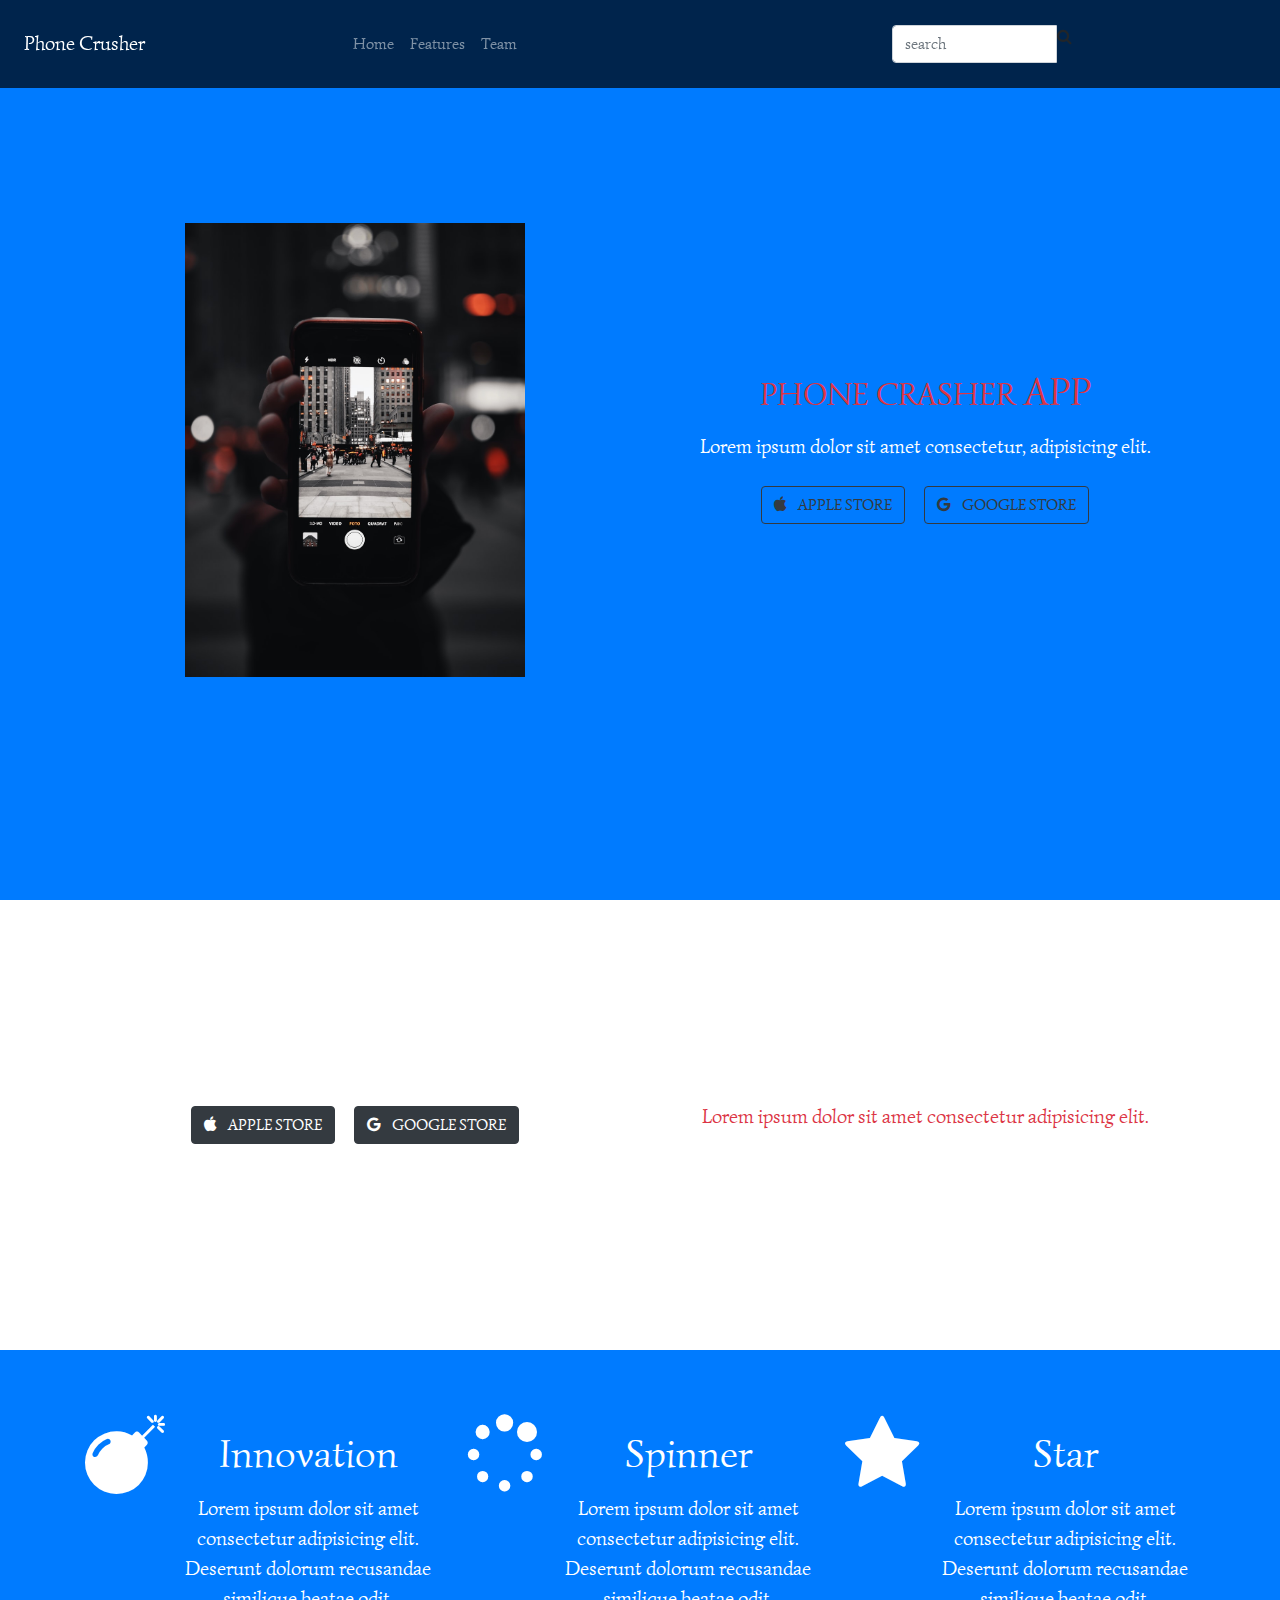
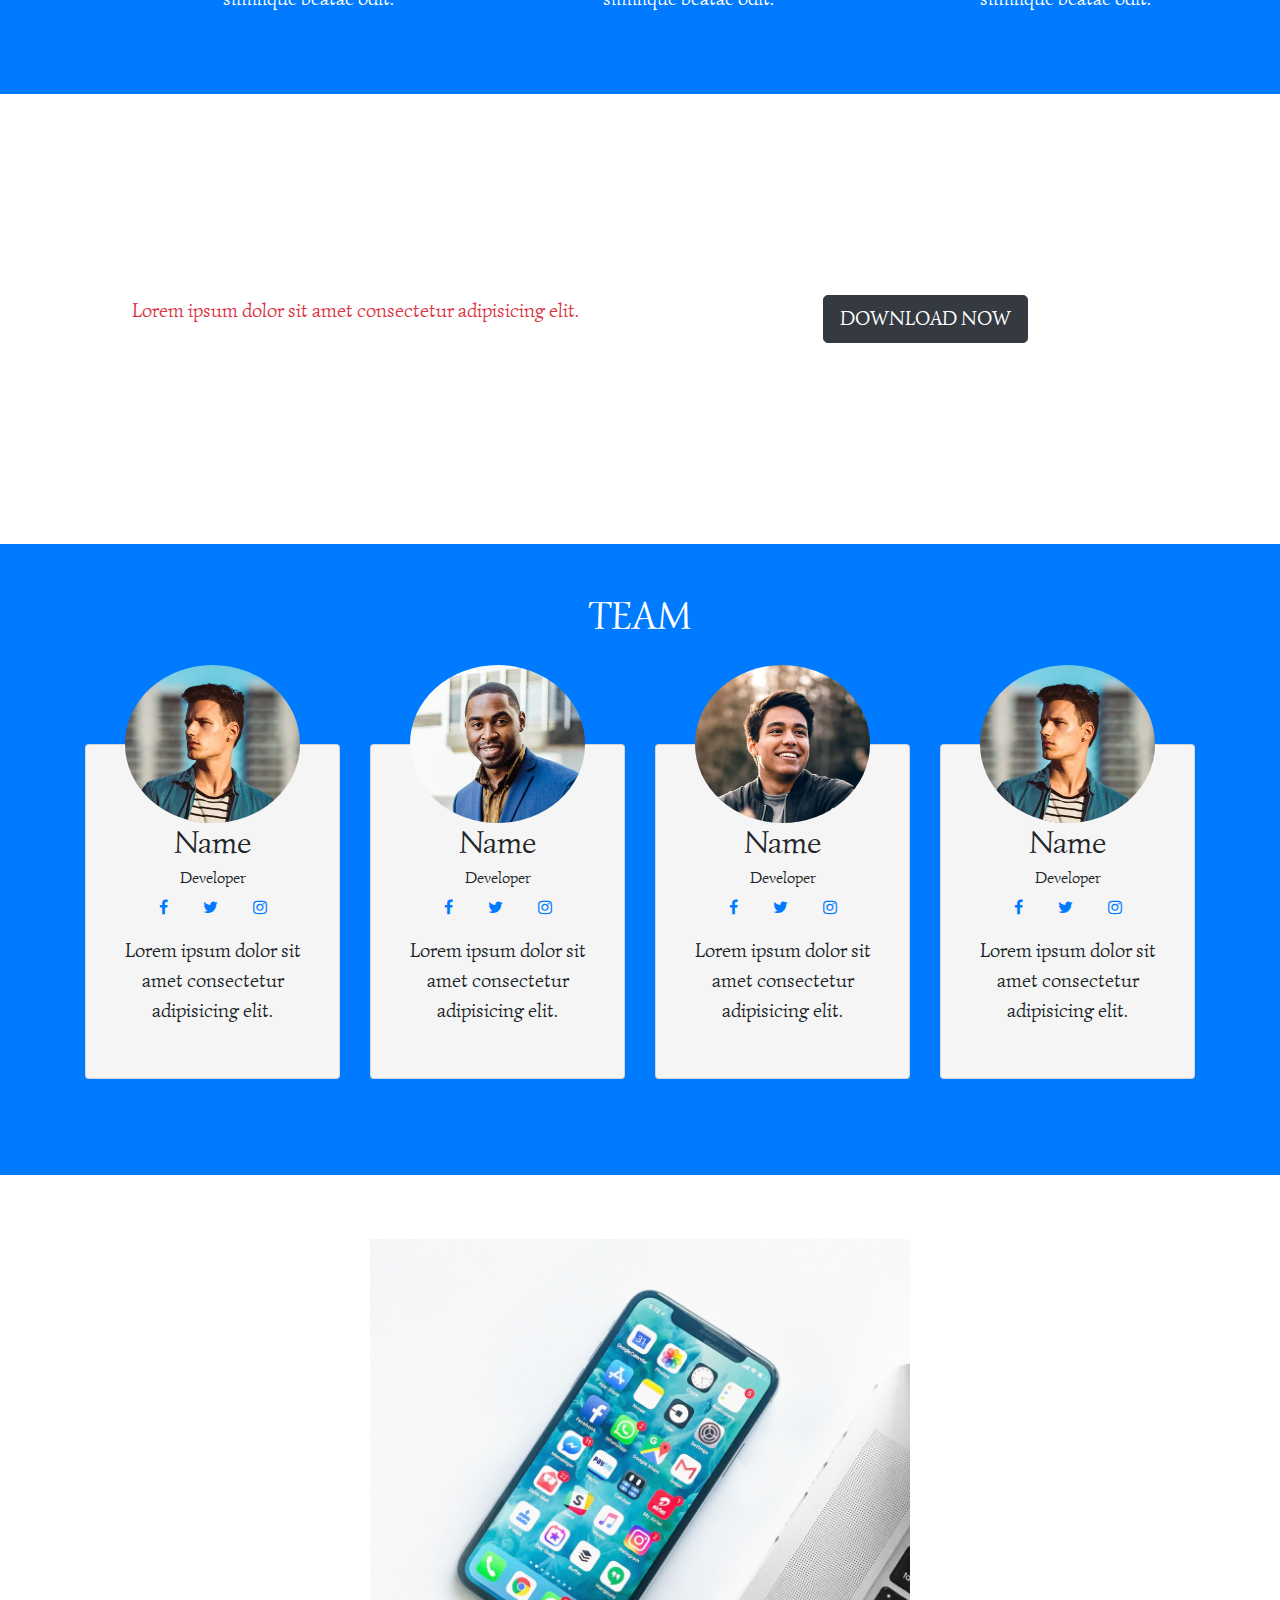
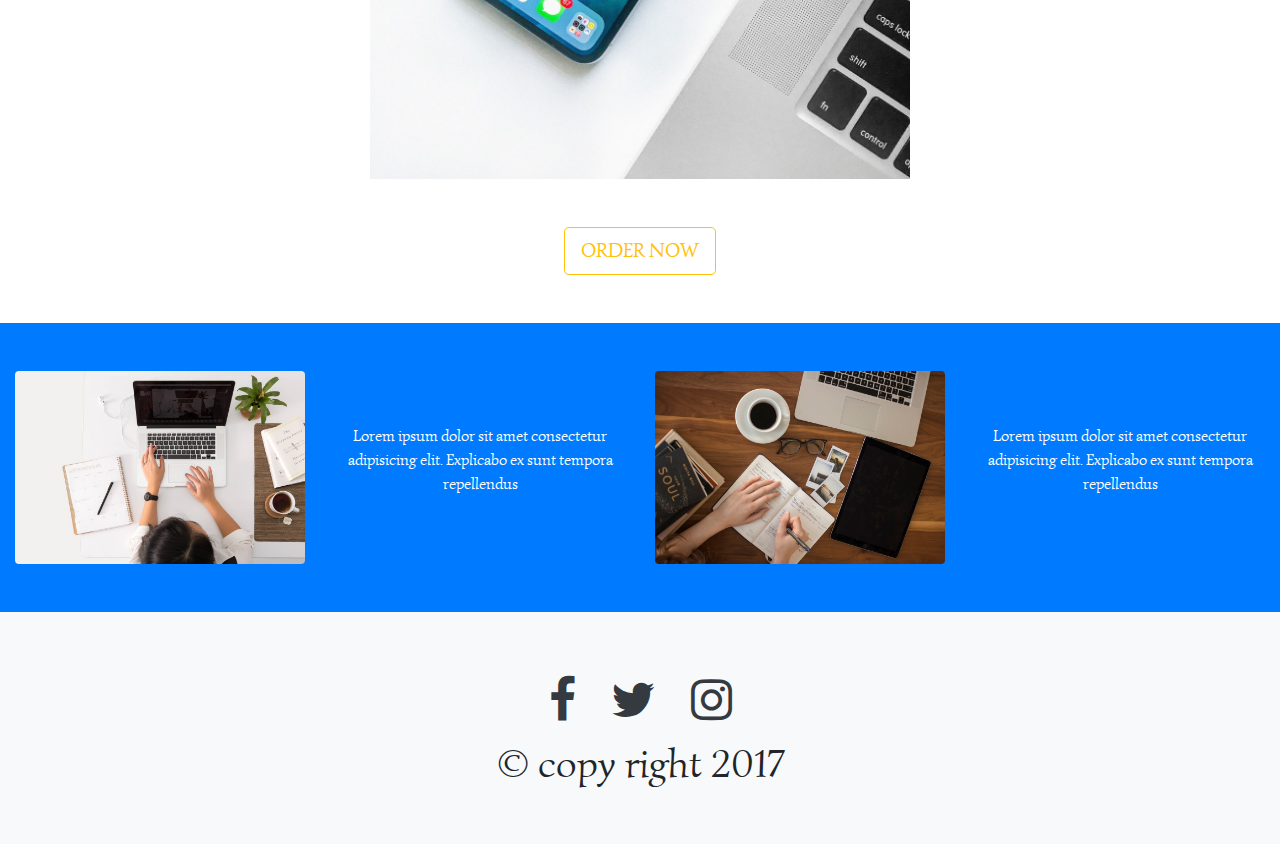
<file: App/index.html>
<!DOCTYPE html>
<html lang="en">
    <head>
        <title> App website </title>
        <meta charset="utf_8">
        <!-- links -->
        <link href="https://fonts.googleapis.com/css?family=simonetta:900i" rel="stylesheet">


        <!-- CSS Files -->
        <link rel="stylesheet" href="css/font-awesome.min.css">
        <link rel="stylesheet" href="css/bootstrap.min.css">
        <link rel="stylesheet" href="css/style.css">  
        
    </head>
    <body>
        <!-- Nav Section -->
        <nav class="navbar navbar-expand-md transparent navbar-dark p-4 fixed-top">
             <!-- toggler -->
             <button class="navbar-toggler" type="button" data-toggle="collapse" data-target="#nav" >
                 <span class="navbar-toggler-icon"></span>
             </button>
             <!-- Navbar-brand -->
             <a href="#" class="navbar-brand">Phone Crusher</a>
             <div class="collapse navbar-collapse justify-content-around" id="nav">
                 <!-- links -->
                 <ul class="navbar-nav">
                     <li class="nav-item">
                         <a href="#banner" class="nav-link">Home</a>
                     </li>
                     <li class="nav-item">
                        <a href="#features" class="nav-link">Features</a>
                    </li>
                    <li class="nav-item">
                        <a href="#team" class="nav-link">Team</a>
                    </li>
                 </ul>
                 <form class="form-inline">
                     <div class="input-group">
                         <input type="text" placeholder="search" class="form-control">
                         <span class="input-group-addon"><i class="fa fa-search"></i></span>
                     </div>
                 </form>
             </div>
             

             
        </nav>
       <section id="banner" class="bg-primary">
           <div class="container">
                <div class="row max-viewport align-items-center text-center">
                    <div class="col-md-6 my-5 order-2 order-md-1">
                        <img src="images/x.jpeg" class="img-fluid" >
                    </div>
                    <div class="col-md-6 my-5 order-1 order-md-2">
                        <h1 class="text-danger text-uppercase">
                            <small>phone crasher</small> App
                    
                        </h1>
                        <p class="lead text-white m-3">Lorem ipsum dolor sit amet consectetur, adipisicing elit. </p>
                        <a href="#" class="btn btn-outline-dark text-uppercase m-2">
                            <i class="fa fa-apple mr-2" aria-hidden="true"></i> apple store
                        </a>
                        <a href="#" class="btn btn-outline-dark text-uppercase m-2">
                            <i class="fa fa-google mr-2" ></i> google store
                        </a>
                    </div> 
                </div>
           </div>
       </section>

       <!--Filler section -->
       <section id="#firstfiller" class="download">
           <div class="container">
               <div class="row align-items-center viewport-50 text-center">
               
                <div class="col-sm-6">
                    
                        <a href="#" class="btn btn-dark text-uppercase m-2" >
                            <i class="fa fa-apple mr-2" aria-hidden="true"></i> apple store
                        </a>
                        <a href="#" class="btn btn-dark text-uppercase m-2">
                            <i class="fa fa-google mr-2"></i> Google store
                        </a> 
                </div>
                <div class="col-sm-6">
                    <p class="lead text-danger">
                        Lorem ipsum dolor sit amet consectetur adipisicing elit.
                    </p>
                </div>
                   
               </div>
           </div>
       </section>
       <!-- features section -->
       <section id="features" class="py-5 bg-primary">
           <div class="container fluid">
               <div class="row align-items-center text-center">
                   <div class="col-md-6 col-lg-4 text-white d-flex my-3">
                       <i class="fa fa-bomb fa-5x mr-3"></i>
                       <div class="inner-text">
                        <h1 class="my-3 ">Innovation</h1>
                        <p class="lead">Lorem ipsum dolor sit amet consectetur adipisicing elit. Deserunt dolorum recusandae similique beatae odit.</p>
                       </div>
                   </div>
                   <div class="col-md-6 col-lg-4 text-white d-flex my-3">
                    <i class="fa fa-spinner fa-5x mr-3"></i>
                    <div class="inner-text">
                     <h1 class="my-3 ">Spinner</h1>
                     <p class="lead">Lorem ipsum dolor sit amet consectetur adipisicing elit. Deserunt dolorum recusandae similique beatae odit.</p>
                    </div>
                </div>
                <div class="col-md-6 col-lg-4 text-white d-flex my-3">
                    <i class="fa fa-star fa-5x mr-3"></i>
                    <div class="inner-text">
                     <h1 class="my-3 ">Star</h1>
                     <p class="lead">Lorem ipsum dolor sit amet consectetur adipisicing elit. Deserunt dolorum recusandae similique beatae odit.</p>
                    </div>
                </div>
               

               </div>
           </div>
       </section>

       <!-- download section -->
       <section id="second-filler" class="download">
           <div class="container fluid">
               <div class="row viewport-50 text-center align-items-center">
                   <div class="col-sm-6">
                    <p class="lead text-danger">Lorem ipsum dolor sit amet consectetur adipisicing elit.</p>
                   </div>
                   <div class="col-sm-6">
                       <a href="#" class="btn btn-lg btn-dark  text-uppercase">
                           download now
                           
                       </a>

                   </div>


               </div>

           </div>
       </section>

       <!-- team section -->
       <section id="team" class="py-5 bg-primary">
           <div class="container fluid">
               <div class="row">
                   <div class="col text-center mb-5">
                       <h1 class="text-white text-uppercase">
                           team
                       </h1>
                   </div>
               </div>
               <div class="row">
                   <div class="col-sm-6 col-lg-3 ">
                       <div class="card text-center my-5">
                           <div class="card-body">
                               <img src="images/team1.webp" style="width:175px"
                               class="img-fluid rounded-circle">
                               <h2>Name</h2>
                               <h6>Developer</h6>
                               <div class="font">
                                   <i class="fa fa-facebook text-primary mx-3"></i>
                                   <i class="fa fa-twitter text-primary mx-3"></i>
                                   <i class="fa fa-instagram text-primary mx-3"></i>
                                   <p class="lead py-3"> Lorem ipsum dolor sit amet consectetur adipisicing elit. </p>
                               </div>

                           </div>
                       </div>
                   </div>

                   <div class="col-sm-6 col-lg-3 ">
                    <div class="card text-center my-5">
                        <div class="card-body">
                            <img src="images/team2.webp" style="width:175px"
                            class="img-fluid rounded-circle">
                            <h2>Name</h2>
                            <h6>Developer</h6>
                            <div class="font">
                                <i class="fa fa-facebook text-primary mx-3"></i>
                                <i class="fa fa-twitter text-primary mx-3"></i>
                                <i class="fa fa-instagram text-primary mx-3"></i>
                                <p class="lead py-3"> Lorem ipsum dolor sit amet consectetur adipisicing elit. </p>
                            </div>

                        </div>
                    </div>
                </div>

                <div class="col-sm-6 col-lg-3 ">
                    <div class="card text-center my-5">
                        <div class="card-body">
                            <img src="images/team3.webp" style="width:175px"
                            class="img-fluid rounded-circle">
                            <h2>Name</h2>
                            <h6>Developer</h6>
                            <div class="font">
                                <i class="fa fa-facebook text-primary mx-3"></i>
                                <i class="fa fa-twitter text-primary mx-3"></i>
                                <i class="fa fa-instagram text-primary mx-3"></i>
                                <p class="lead py-3"> Lorem ipsum dolor sit amet consectetur adipisicing elit. </p>
                            </div>

                        </div>
                    </div>
                </div>

                <div class="col-sm-6 col-lg-3 ">
                    <div class="card text-center my-5">
                        <div class="card-body">
                            <img src="images/team1.webp" style="width:175px"
                            class="img-fluid rounded-circle">
                            <h2>Name</h2>
                            <h6>Developer</h6>
                            <div class="font">
                                <i class="fa fa-facebook text-primary mx-3"></i>
                                <i class="fa fa-twitter text-primary mx-3"></i>
                                <i class="fa fa-instagram text-primary mx-3"></i>
                                <p class="lead py-3"> Lorem ipsum dolor sit amet consectetur adipisicing elit. </p>
                            </div>

                        </div>
                    </div>
                </div>
               </div>
           </div>
       </section>

       <!-- lower banner -->

       <section id="lower-banner" class="p-5">
           <div class="container">
               <div class="row align-items-center justify-content-center">
                   <div class="col-md-6 mt-3 text-center">
                       <img src="images/background3.jpeg" class="img-fluid">
                       <a href="#" class="btn btn-lg btn-outline-warning text-uppercase mt-5">
                           order now
                       </a>                      
                   </div>
               </div>
           </div>
       </section>

       <!--About section -->
       <section id="about" class="bg-primary py-5">
           <div class="container-fluid">
               <div class="row align-items-center text-center">
                    <div class="col-6 col-md-3 order-1 order-md-1">
                        <img src="images/about.jpeg" class="img-fluid rounded">
                         
                    </div>
                    <div class="col-6 col-md-3 order-2 order-md-2">
                        <p class="text-white">
                            Lorem ipsum dolor sit amet consectetur adipisicing elit. Explicabo ex sunt tempora repellendus
                        </p>
                         
                    </div>
                    <div class="col-6 col-md-3 order-4 order-md-3">
                        <img src="images/about2.jpeg" class="img-fluid rounded">
                         
                    </div>
                    <div class="col-6 col-md-3 order-3 order-md-4">
                        <p class="text-white">
                            Lorem ipsum dolor sit amet consectetur adipisicing elit. Explicabo ex sunt tempora repellendus
                        </p>                   
                    </div>
               </div>
           </div>
       </section>

       <!-- footer section -->
       <section id="footer" class="bg-light p-5">
           <div class="container">
               <div class="row ">
                   <div class="col-12  text-center">
                       <a href="#"><i class="fa fa-facebook text-dark fa-3x m-3"></i></a>
                       <a href="#"><i class="fa fa-twitter text-dark fa-3x m-3"></i></a>
                       <a href="#"><i class="fa fa-instagram text-dark fa-3x m-3"></i></a>
                       <h1>&copy; copy right 2017</h1>

                   </div>

               </div>
           </div>
       </section>



    </body>
    </html>
</file>
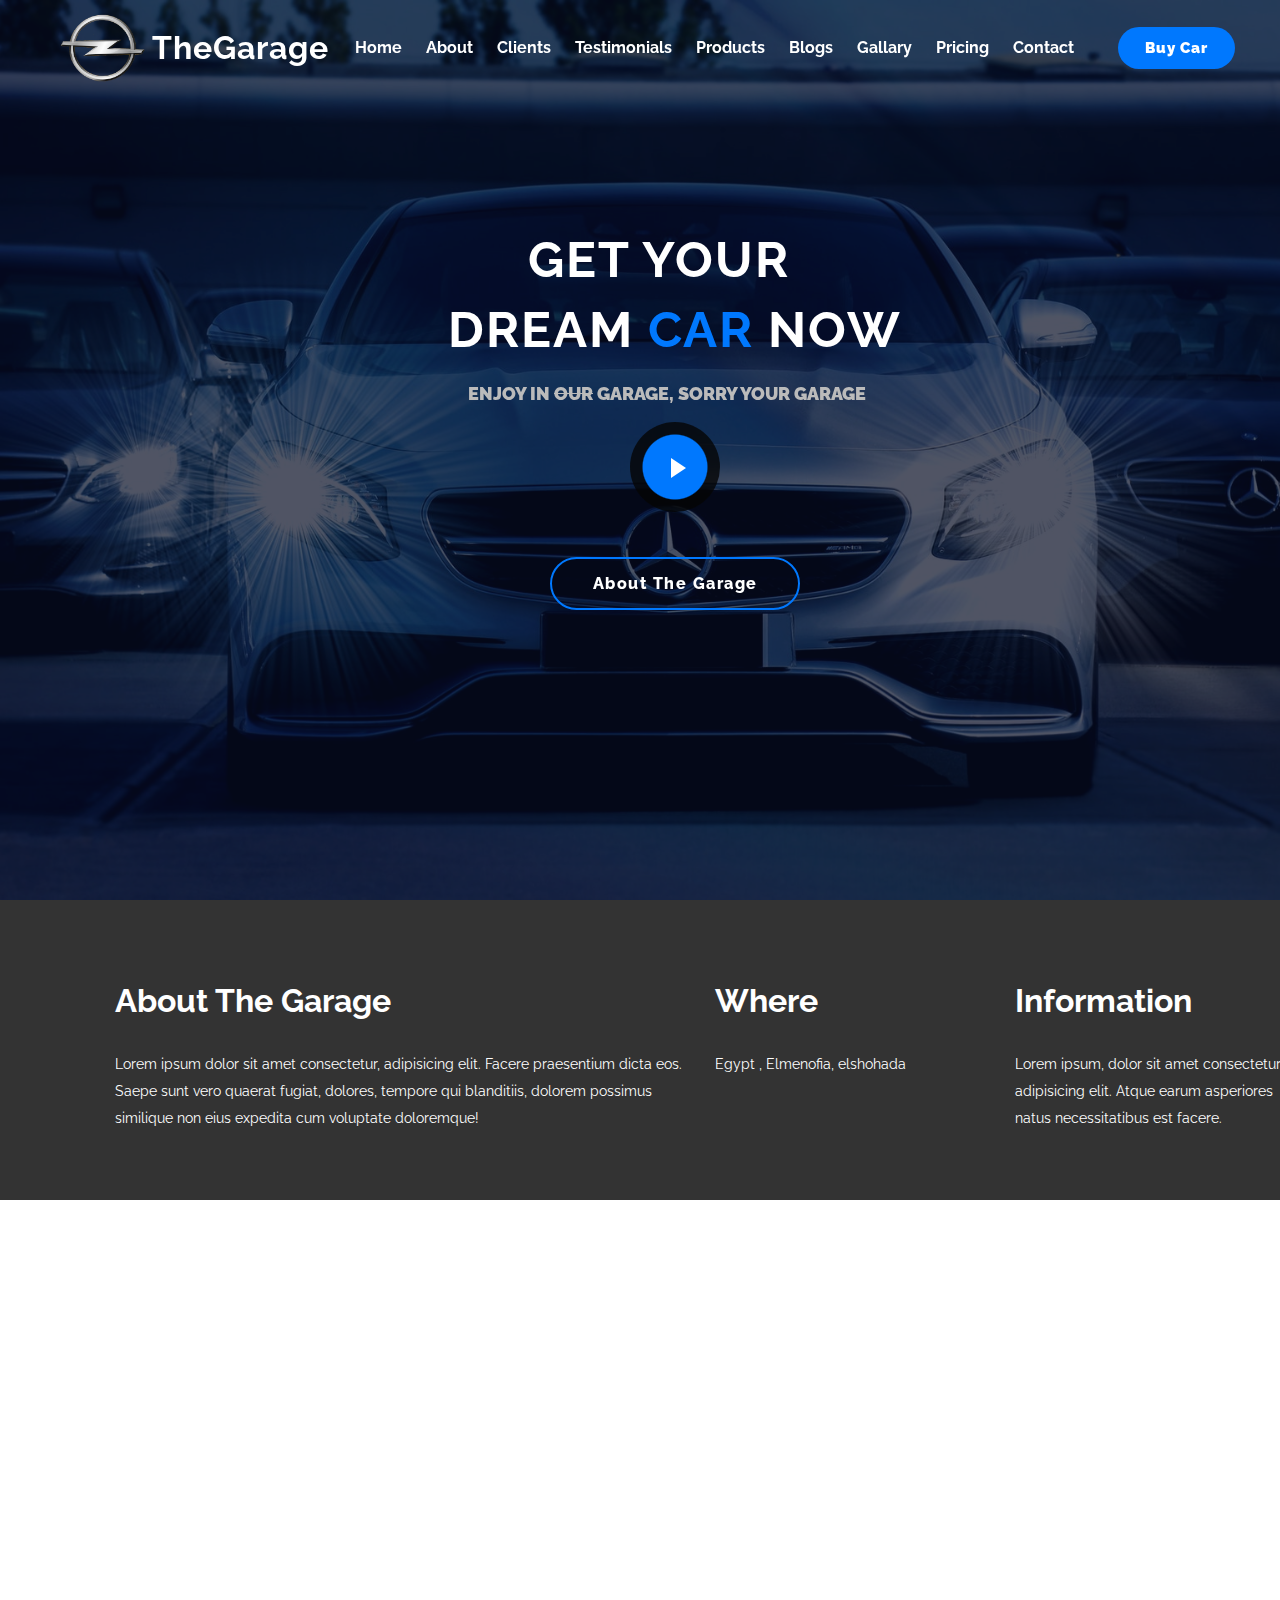
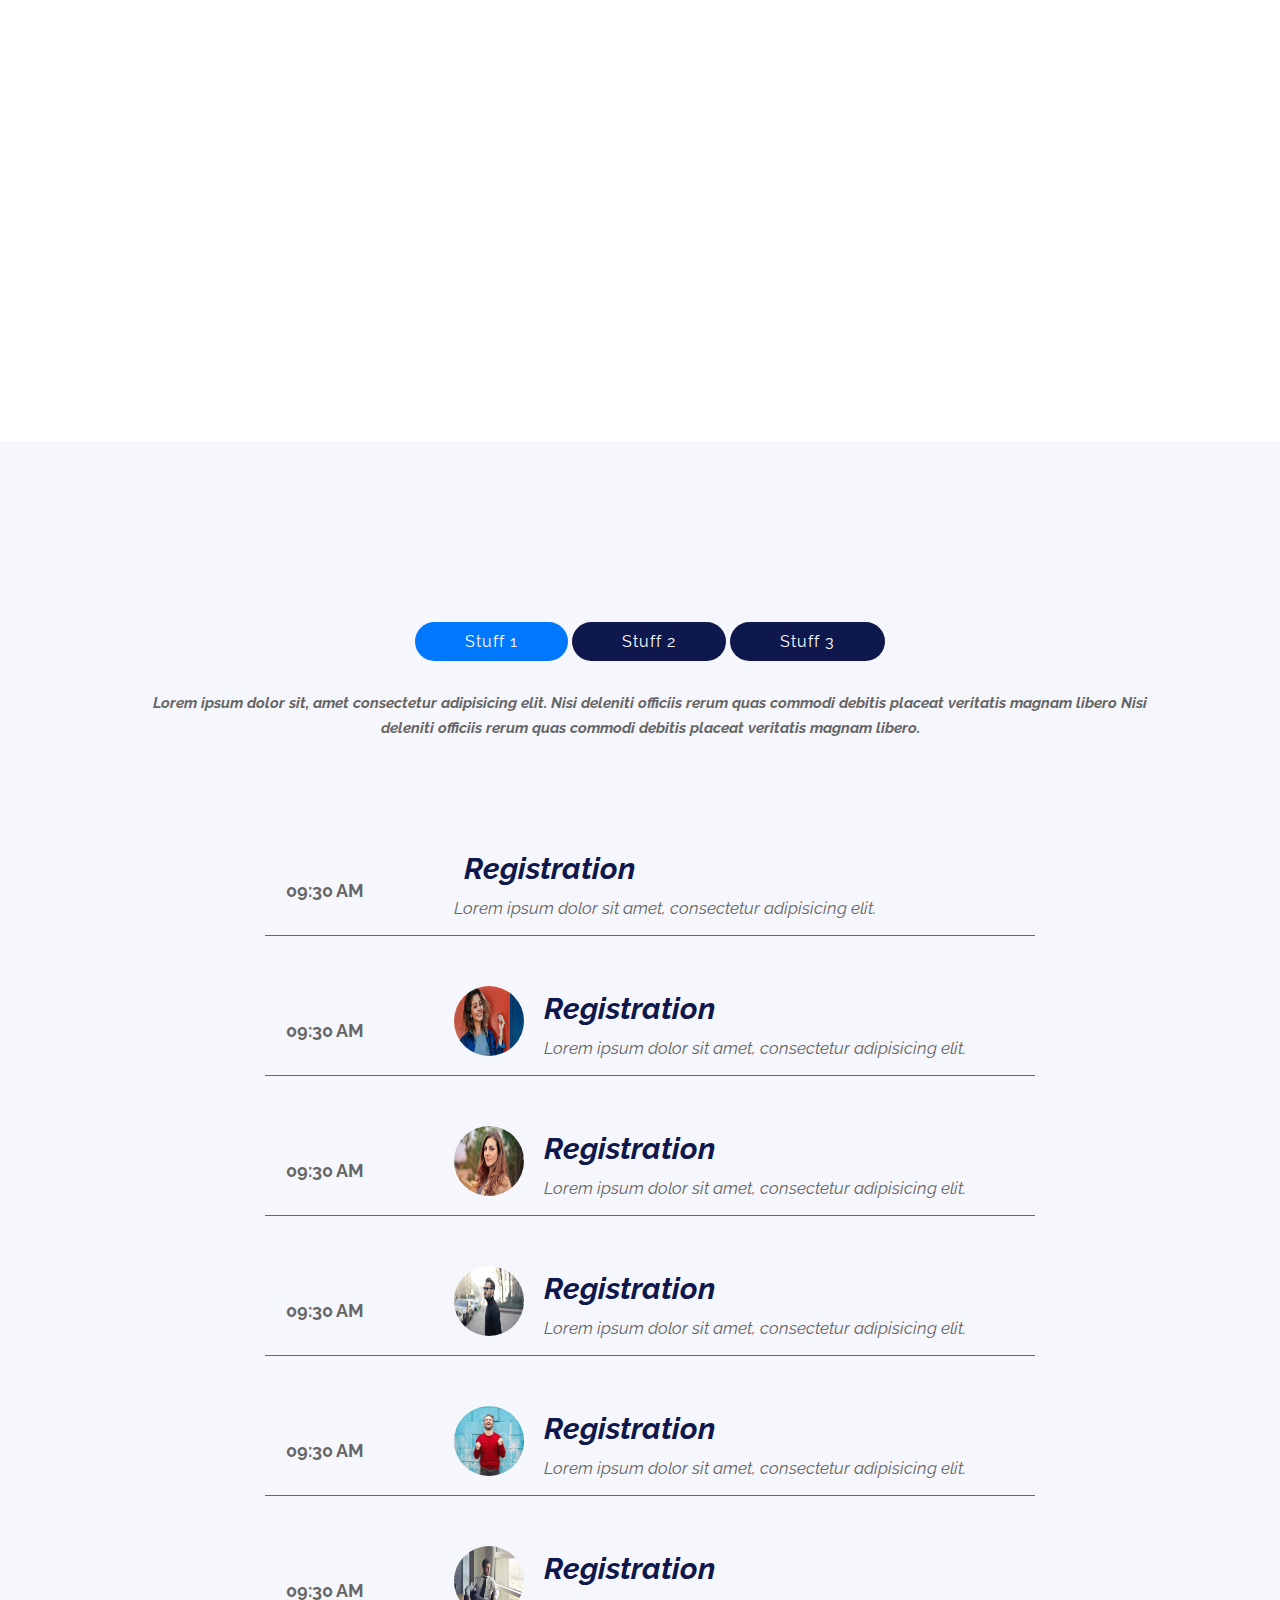
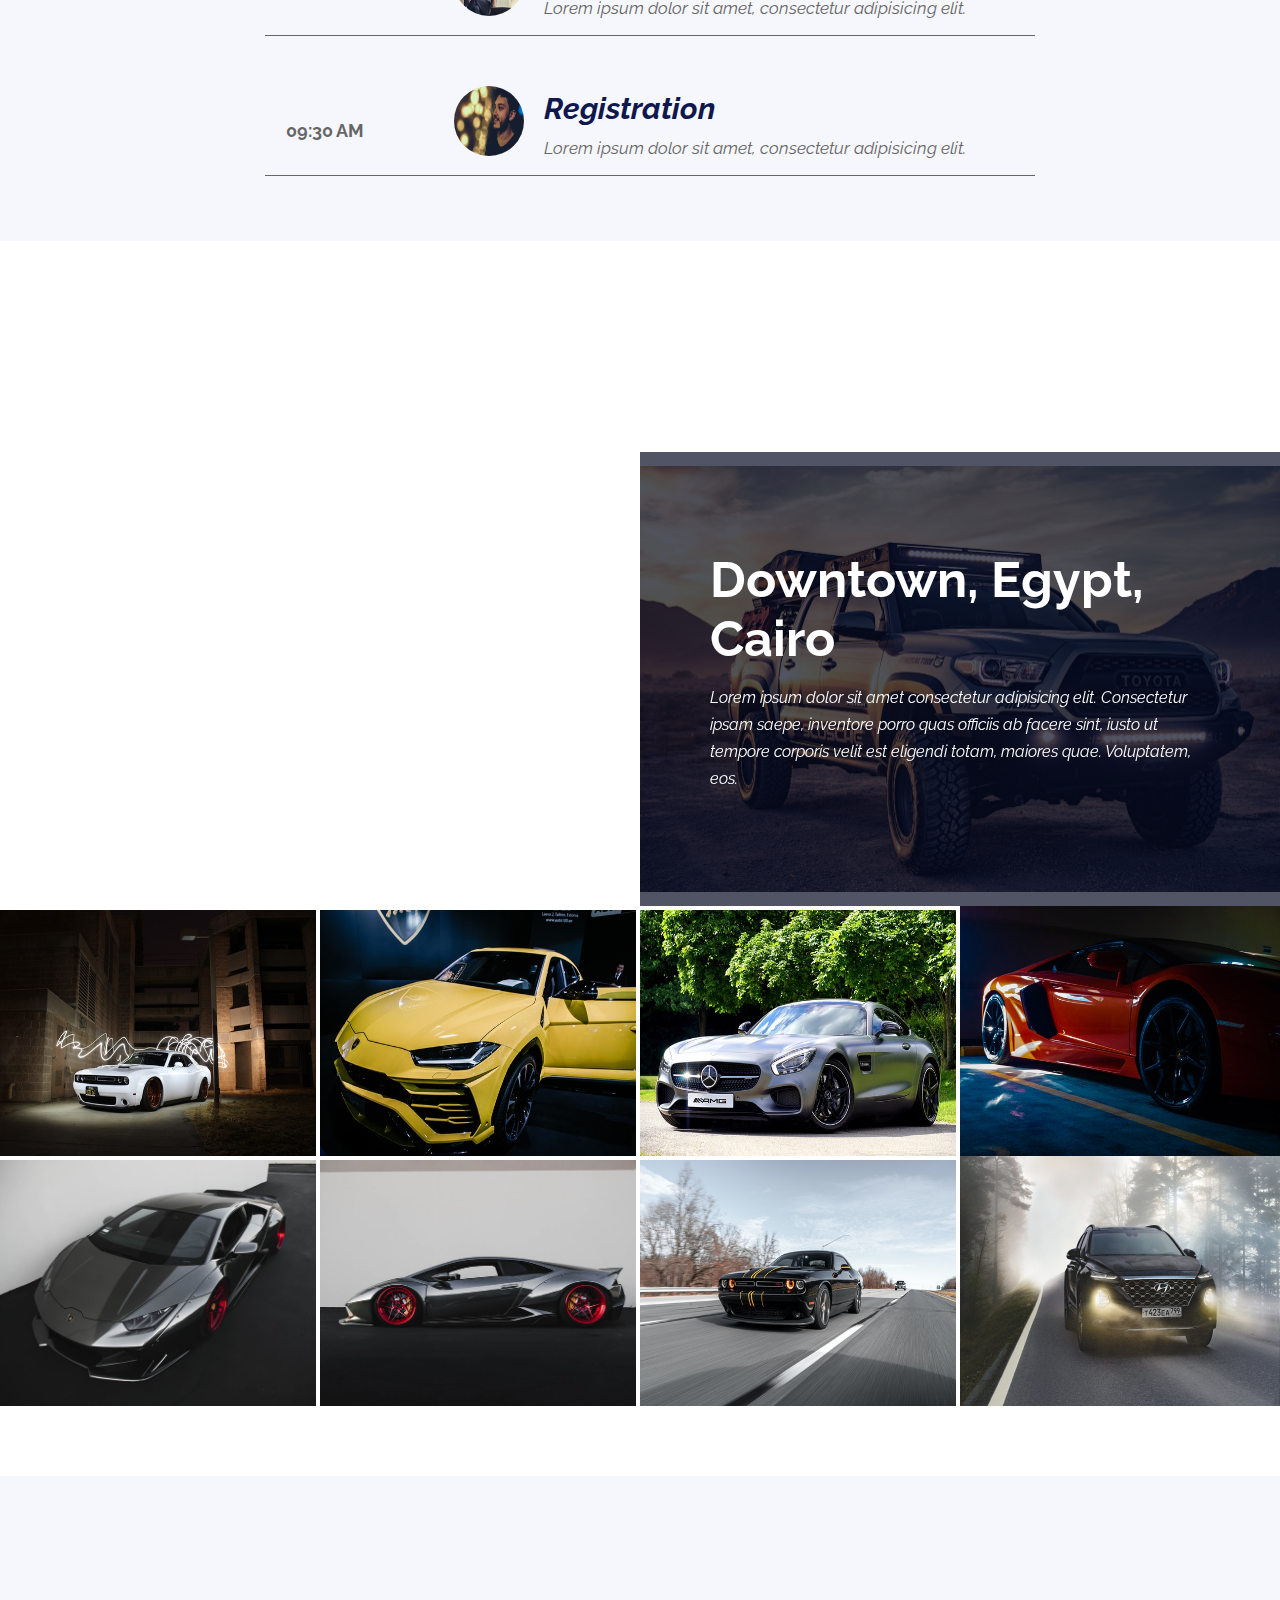
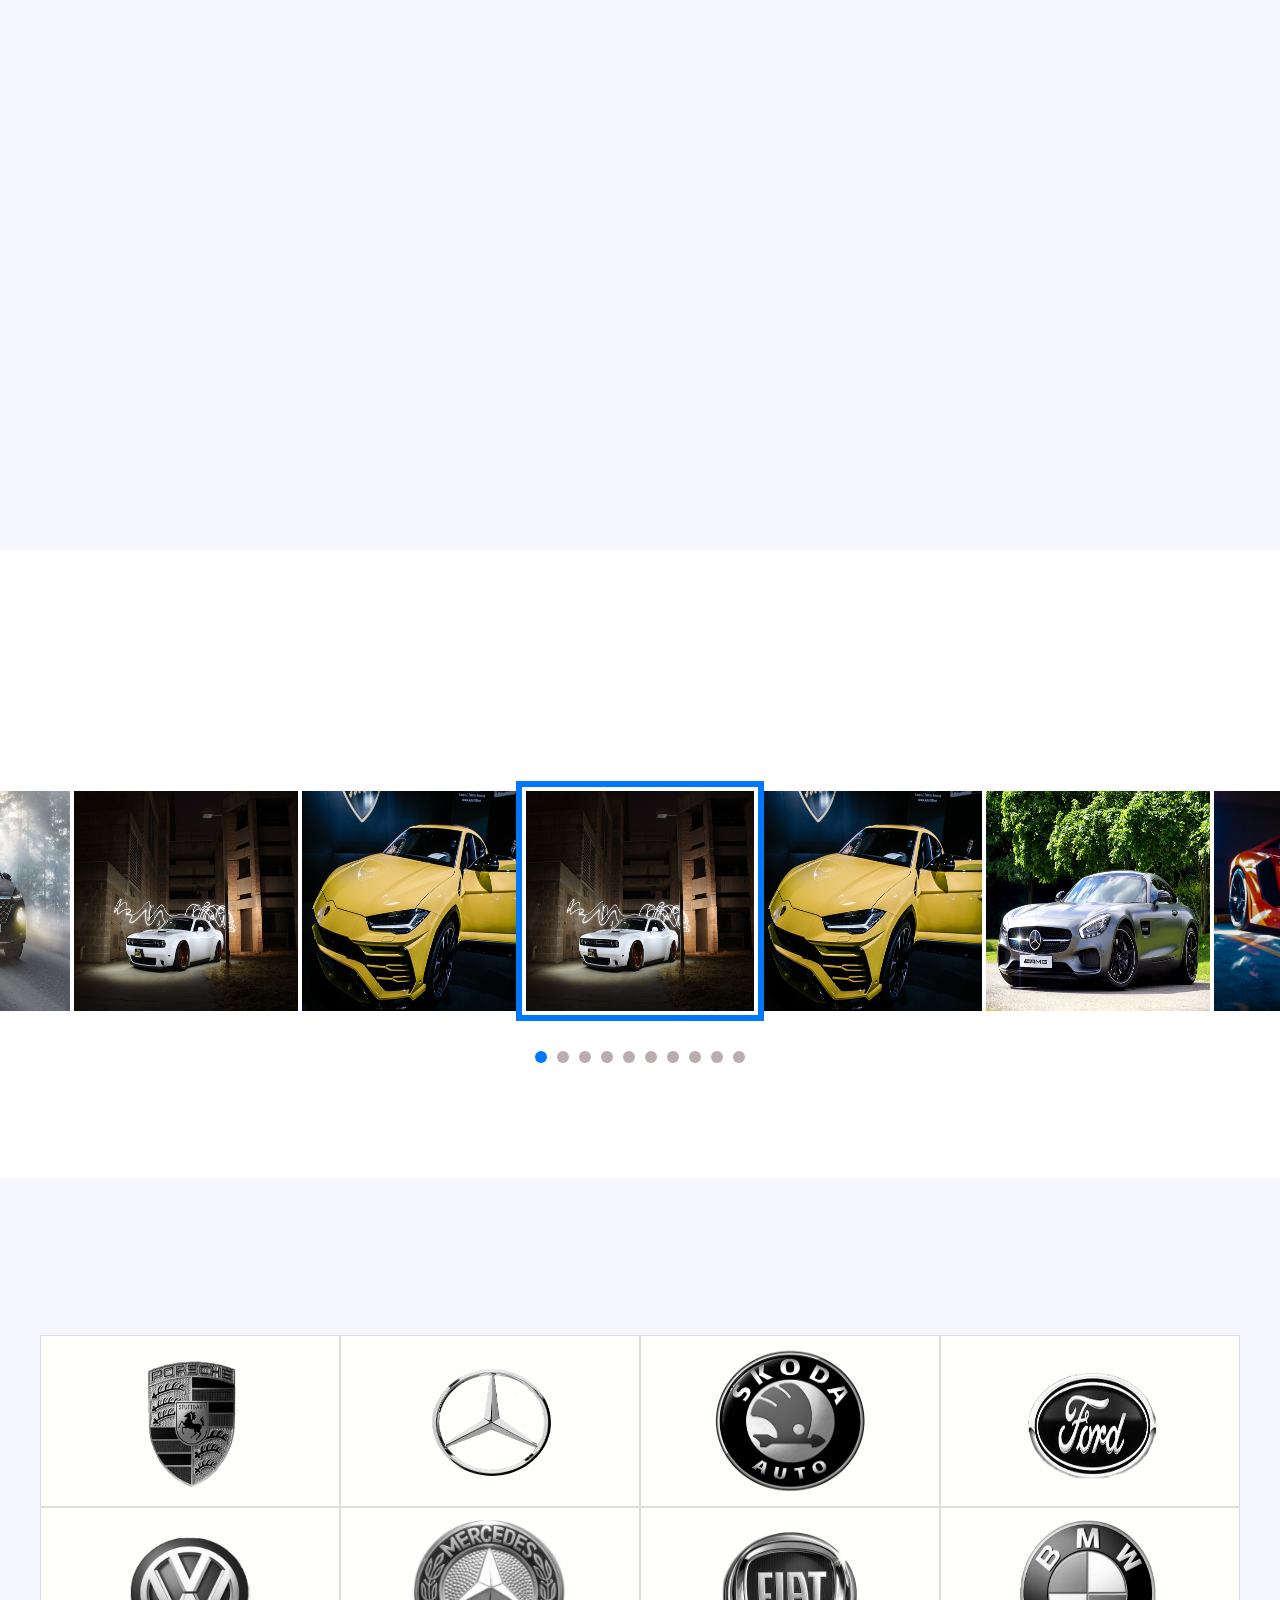
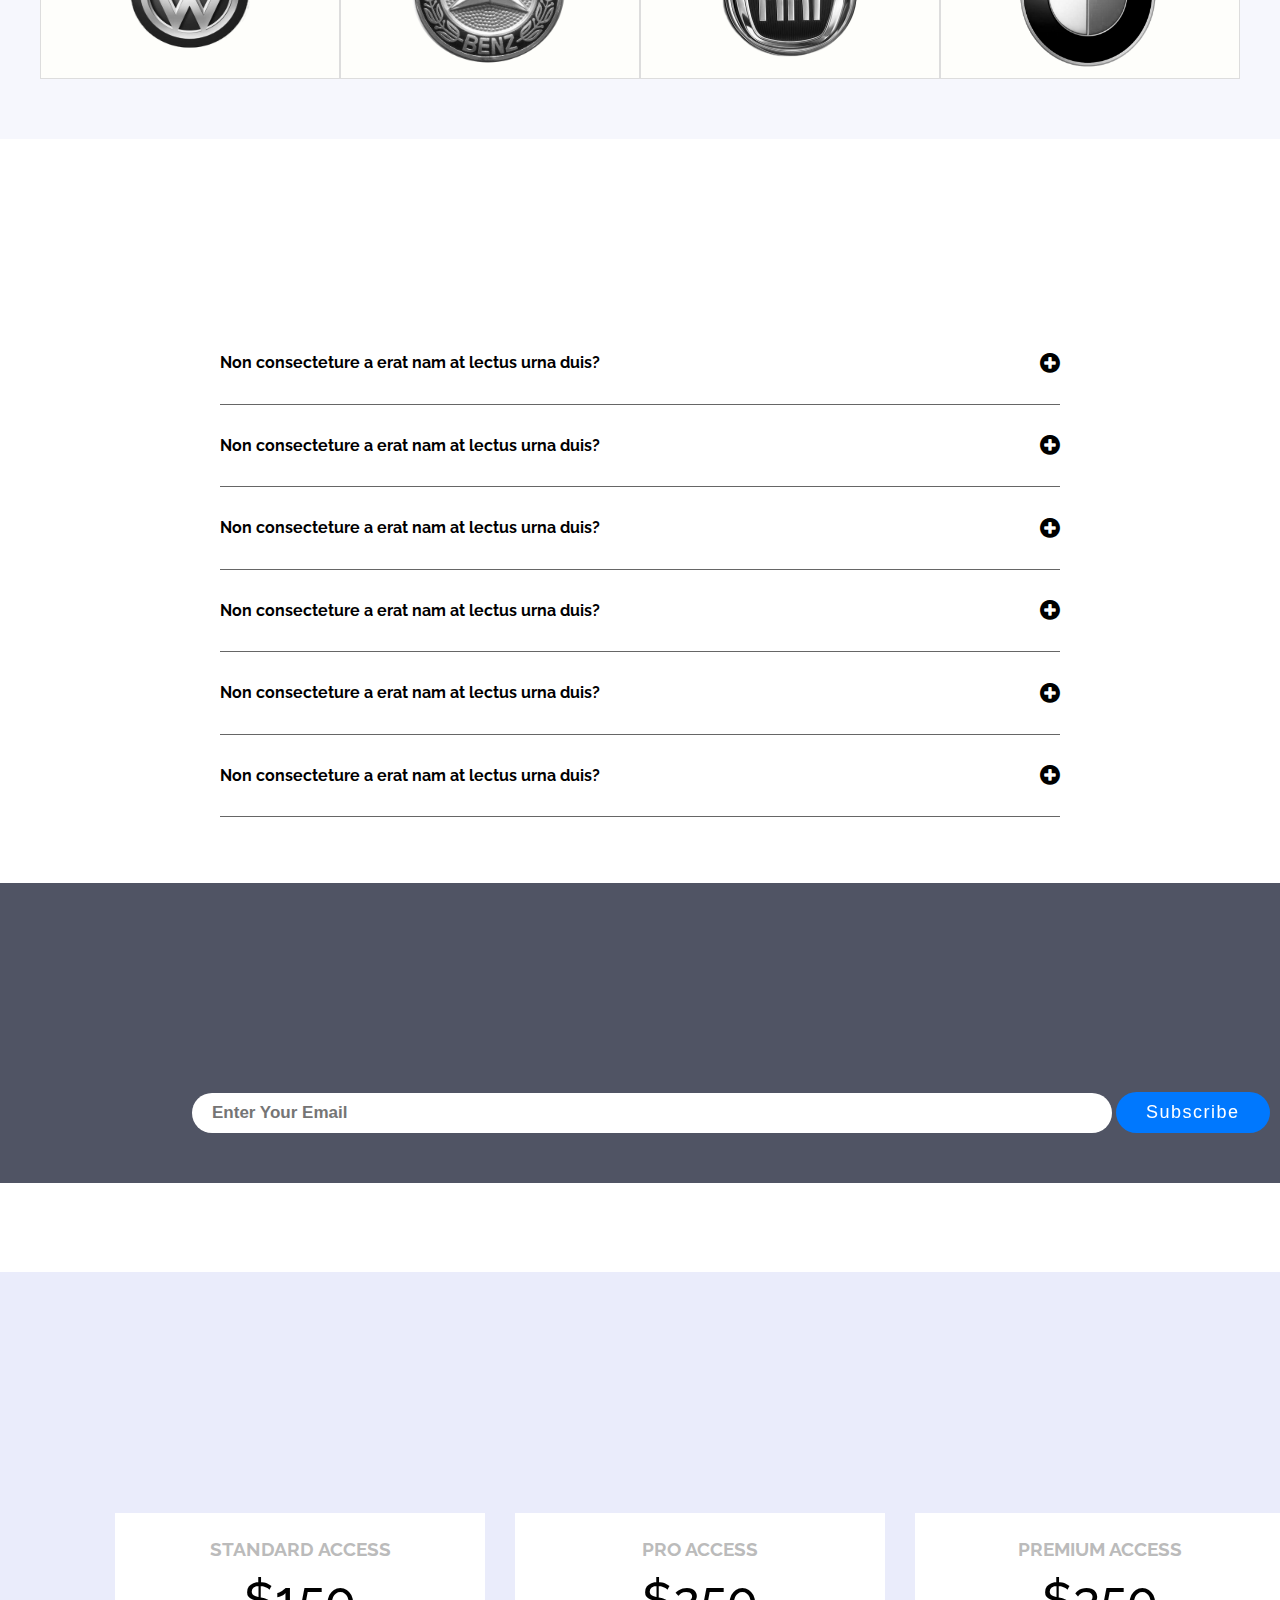
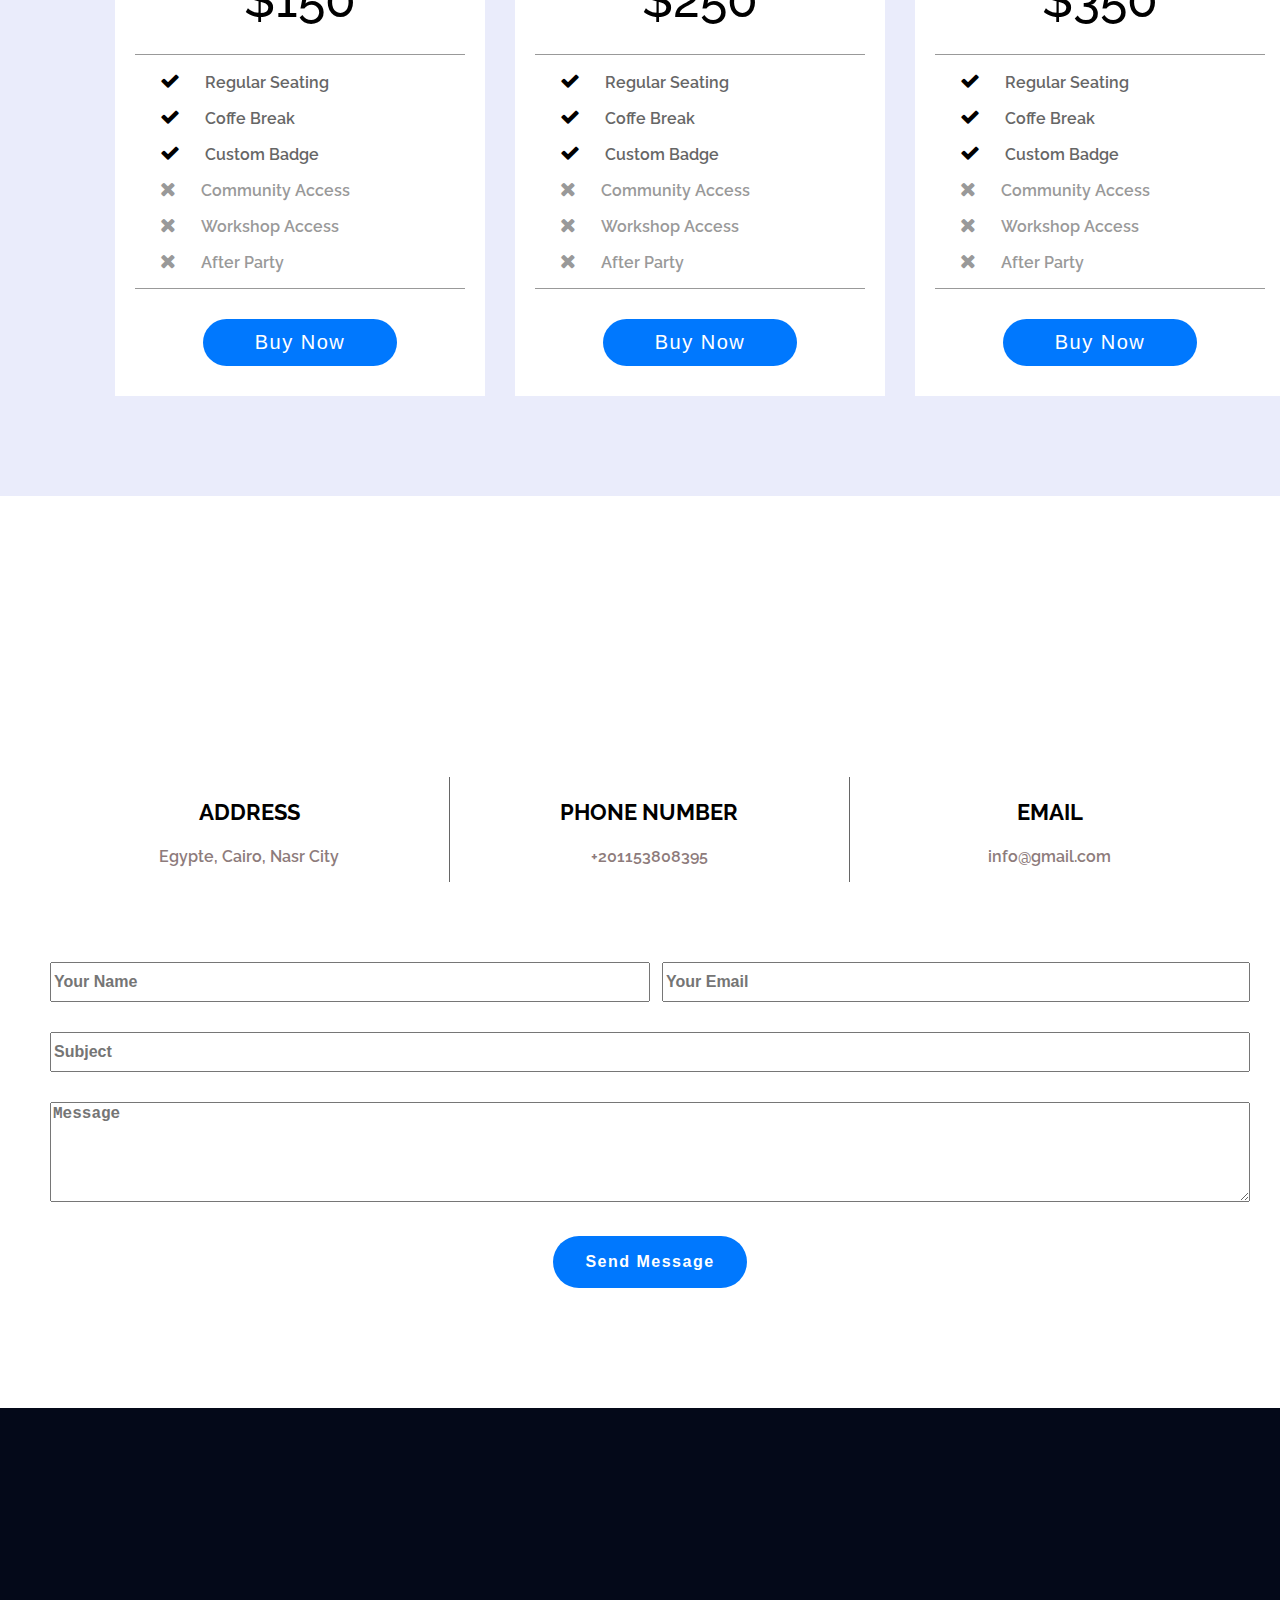
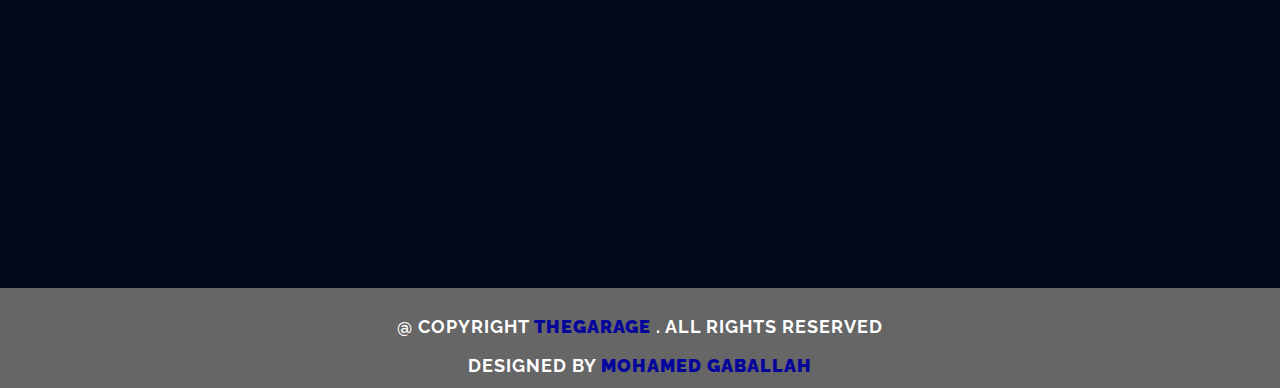
<file: App1 by jquery/index.html>
<!DOCTYPE html>
<html>
    <head>
        <meta charset="UTF-8">
        <meta name="viewport" content="width = device-width , initial-scale =1.0">
        <title>Car</title>
        <link rel="stylesheet" href="css/font-awesome.min.css">
        <link href="https://fonts.googleapis.com/css2?family=Raleway:wght@100;200;300;400;500;600;700;800&display=swap" rel="stylesheet">
        <link rel="stylesheet" href="css/venobox.min.css">
        <link rel="stylesheet" href="css/owl.carousel.min.css">
        <link rel="stylesheet" href="css/aos.css">
        <link rel="stylesheet" href="css/style.css">

    </head>

    <body>

        <!-- Start nav -->

        <nav>
            <div class="container">
                <div class="row">
                    <div class="logo">
                        <img src="images/logo.png">
                        <h3>theGarage</h3>
                    </div>
                    <div class="list">
                        <ul>
                            <li><a href="#" data-scroll="home">home</a></li>
                            <li><a href="#" data-scroll="about">about</a></li>
                            <li><a href="#" data-scroll="clients">clients</a></li>
                            <li><a href="#" data-scroll="testimonials">testimonials</a></li>
                            <li><a href="#" data-scroll="products">products</a></li>
                            <li><a href="#" data-scroll="blogs">blogs</a></li>
                            <li><a href="#" data-scroll="gallary">gallary</a></li>
                            <li><a href="#" data-scroll="pricing">pricing</a></li>
                            <li><a href="#"data-scroll="contact">contact</a></li>
                            <li>buy car</li>
                        </ul>

                    </div>
                </div>
            </div>
        </nav>

        <!-- End nav -->

        <!-- Start header -->

        <section class="header" id="home">
            <div class="overlay"></div>
            <div class="container">
                <div class="info"data-aos="zoom-in" data-aos-duration="1500">
                    <h2><span>get your</span> <br> dream <span>car</span> now</h2>
                    <p>enjoy in <del>our</del> garage, sorry your garage </p>
                    <a href="https://www.youtube.com/watch?v=s1SZvg4wJIw" class="play-btn venobox" data-vbtype="video" data-autoplay="true"></a>
                    <a href="#" class="about-btn ">About The Garage</a>
                    

                </div>
            </div>
            

        </section>
        <!-- End header -->


        <!-- Start About -->

        <section class="about" id="about">
            <div class="overlay"></div>
            <div class="dispaly-table">
                <div class="table-cell">
                    <div class="container">
                        <div class="row">
                            <div class="box-about">
                                <h3>About The Garage</h3>
                                <p>Lorem ipsum dolor sit amet consectetur, adipisicing elit. Facere praesentium dicta eos. Saepe sunt vero quaerat fugiat, dolores, tempore qui blanditiis, dolorem possimus similique non eius expedita cum voluptate doloremque!</p>
                            </div>
        
                            <div class="small-box">
                                <h3>Where</h3>
                                <p>Egypt , Elmenofia, elshohada </p>
                            </div>
                            <div class="small-box">
                                <h3>information</h3>
                                <p>Lorem ipsum, dolor sit amet consectetur adipisicing elit. Atque earum asperiores natus necessitatibus est facere.</p>
                            </div>
                        </div>
                    </div>
                </div>
            </div>
           

        </section>

        <!-- End About -->

        <!-- Start Clients -->

        <section class="clients" id="clients">
            <div class="container">
                <div class="heading" data-aos="zoom-in-up" data-aos-duration="1500">
                    <h2>our clients </h2>
                    <p>Here are some of our clients </p>
                    <span></span>
                </div>
                <div class="row">
                    <div class="box" data-aos="fade-right" data-offset="300">
                        <img src="images/client-1.jpg" alt="client">
                        <div class="info">
                            <h3>Devid Fancosh</h3>
                            <p>Client In Garage</p>
                            <a href="#"><i class="fa fa-facebook"></i></a>
                            <a href="#"><i class="fa fa-twitter"></i></a>
                            <a href="#"><i class="fa fa-google-plus"></i></a>
                            <a href="#"><i class="fa fa-instagram"></i></a>
                        </div>
                    </div>
                    <div class="box" data-aos="fade-up" data-aos-delay="300" data-offset="300">
                        <img src="images/client-2.jpg" alt="client">
                        <div class="info">
                            <h3>Devid Fancosh</h3>
                            <p>Client In Garage</p>
                            <a href="#"><i class="fa fa-facebook"></i></a>
                            <a href="#"><i class="fa fa-twitter"></i></a>
                            <a href="#"><i class="fa fa-google-plus"></i></a>
                            <a href="#"><i class="fa fa-instagram"></i></a>
                        </div>
                    </div>
                    <div class="box" data-aos="fade-left" data-aos-delay="600" data-offset="300">
                        <img src="images/client-3.jpg" alt="client">
                        <div class="info">
                            <h3>Devid Fancosh</h3>
                            <p>Client In Garage</p>
                            <a href="#"><i class="fa fa-facebook"></i></a>
                            <a href="#"><i class="fa fa-twitter"></i></a>
                            <a href="#"><i class="fa fa-google-plus"></i></a>
                            <a href="#"><i class="fa fa-instagram"></i></a>
                        </div>
                    </div>
                </div>
                <div class="row">
                    <div class="box" data-aos="fade-up-right" data-offset="300">
                        <img src="images/client-4.jpg" alt="client">
                        <div class="info">
                            <h3>Devid Fancosh</h3>
                            <p>Client In Garage</p>
                            <a href="#"><i class="fa fa-facebook"></i></a>
                            <a href="#"><i class="fa fa-twitter"></i></a>
                            <a href="#"><i class="fa fa-google-plus"></i></a>
                            <a href="#"><i class="fa fa-instagram"></i></a>
                        </div>
                    </div>
                    <div class="box" data-aos="fade-down" data-aos-delay="400" data-offset="300">
                        <img src="images/client-5.jpg" alt="client">
                        <div class="info">
                            <h3>Devid Fancosh</h3>
                            <p>Client In Garage</p>
                            <a href="#"><i class="fa fa-facebook"></i></a>
                            <a href="#"><i class="fa fa-twitter"></i></a>
                            <a href="#"><i class="fa fa-google-plus"></i></a>
                            <a href="#"><i class="fa fa-instagram"></i></a>
                        </div>
                    </div>
                    <div class="box" data-aos="fade-up-left" data-aos-delay="600" data-offset="300">
                        <img src="images/client-6.jpg" alt="client">
                        <div class="info">
                            <h3>Devid Fancosh</h3>
                            <p>Client In Garage</p>
                            <a href="#"><i class="fa fa-facebook"></i></a>
                            <a href="#"><i class="fa fa-twitter"></i></a>
                            <a href="#"><i class="fa fa-google-plus"></i></a>
                            <a href="#"><i class="fa fa-instagram"></i></a>
                        </div>
                    </div>
                </div>
            </div>

        </section>

        <!-- End clients -->

        <!-- Start Testominals -->

        <section class="testimonials" id="testimonials">
            <div class="container">
                <div class="heading" data-aos="zoom-in-up" data-aos-duration="1500">
                    <h2>testimonials </h2>
                    <p>what our clients say </p>
                    <span></span>
                </div>
                <div class="buttons">
                    <a href="#" class="active btn">stuff 1</a>
                    <a href="#" class="btn">stuff 2</a>
                    <a href="#" class="btn">stuff 3</a>
                </div>
                <h3>Lorem ipsum dolor sit, amet consectetur adipisicing elit. Nisi deleniti officiis rerum quas commodi debitis placeat veritatis magnam libero  Nisi deleniti officiis rerum quas commodi debitis placeat veritatis magnam libero.</h3>

                <div class="stuff">
                    <div class="row item">
                        <div class="time">
                            09:30 AM
                        </div>
                        <div class="info">
                            <h3>Registration</h3>
                            <p>Lorem ipsum dolor sit amet, consectetur adipisicing elit. </p>
                        </div>
                    </div>
                    <div class="row item">
                        <div class="time">
                            09:30 AM
                        </div>
                        <div class="info">
                            <img src="images/client-1.jpg">
                            <h3>Registration</h3>
                            <p>Lorem ipsum dolor sit amet, consectetur adipisicing elit. </p>
                        </div>
                    </div>
                    <div class="row item">
                        <div class="time">
                            09:30 AM
                        </div>
                        <div class="info">
                            <img src="images/client-2.jpg">
                            <h3>Registration</h3>
                            <p>Lorem ipsum dolor sit amet, consectetur adipisicing elit. </p>
                        </div>
                    </div>
                    <div class="row item">
                        <div class="time">
                            09:30 AM
                        </div>
                        <div class="info">
                            <img src="images/client-3.jpg">
                            <h3>Registration</h3>
                            <p>Lorem ipsum dolor sit amet, consectetur adipisicing elit. </p>
                        </div>
                    </div>
                    <div class="row item">
                        <div class="time">
                            09:30 AM
                        </div>
                        <div class="info">
                            <img src="images/client-4.jpg">
                            <h3>Registration</h3>
                            <p>Lorem ipsum dolor sit amet, consectetur adipisicing elit. </p>
                        </div>
                    </div>
                    <div class="row item">
                        <div class="time">
                            09:30 AM
                        </div>
                        <div class="info">
                            <img src="images/client-5.jpg">
                            <h3>Registration</h3>
                            <p>Lorem ipsum dolor sit amet, consectetur adipisicing elit. </p>
                        </div>
                    </div>
                    <div class="row item">
                        <div class="time">
                            09:30 AM
                        </div>
                        <div class="info">
                            <img src="images/client-6.jpg">
                            <h3>Registration</h3>
                            <p>Lorem ipsum dolor sit amet, consectetur adipisicing elit. </p>
                        </div>
                    </div>
                </div>

            </div>

        </section>

        <!-- End Testominals -->

        <!-- Start products -->
        <section class="products" id="products">
            <div class="heading" data-aos="zoom-in-up" data-aos-duration="1500">
                <h2>our products </h2>
                <p>Here are some of our products </p>
                <span></span>
            </div>
            <div class="row">
                <div class="map">
                    <iframe width="600" height="400" src="https://maps.google.com/maps?hl=en&amp;q=cairo+()&amp;ie=UTF8&amp;t=&amp;z=10&amp;iwloc=B&amp;output=embed" frameborder="0" scrolling="no" marginheight="0" marginwidth="0"></iframe>
                </div>
                <div class="info">
                    <div class="overlay"></div>
                    <img src="images/product-1.jpg">
                    <div class="speech">
                        <h2>Downtown, Egypt, <br> Cairo</h2>
                        <p>Lorem ipsum dolor sit amet consectetur adipisicing elit. Consectetur ipsam saepe, inventore porro quas officiis ab facere sint, iusto ut tempore corporis velit est eligendi totam, maiores quae. Voluptatem, eos.</p>

                    </div>

                </div>
            </div>

            <div class="row">
                <div class="box">
                    <a class="venobox" data-gall="myGallery" href="images/product-2.jpg">
                        <img src="images/product-2.jpg"/>
                    </a>



                </div>
                <div class="box">
                    <a href="images/product-3.jpg" class="venobox" data-gall="myGallery">
                        <img src="images/product-3.jpg">
                    </a>               
                 </div>
                <div class="box">
                    <a href="images/product-4.jpg" class="venobox" data-gall="myGallery">
                        <img src="images/product-4.jpg">
                    </a>
                </div>
                <div class="box">
                    <a href="images/product-5.jpg" class="venobox" data-gall="myGallery">
                        <img src="images/product-5.jpg">
                    </a>               
                </div>
            </div>
            <div class="row">
                <div class="box">
                    <a href="images/product-6.jpg" class="venobox" data-gall="myGallery">
                        <img src="images/product-6.jpg">
                    </a>                
                </div>
                <div class="box">
                    <a href="images/product-7.jpg" class="venobox" data-gall="myGallery">
                        <img src="images/product-7.jpg">
                    </a>                
                </div>
                <div class="box">
                    <a href="images/product-8.jpg" class="venobox" data-gall="myGallery">
                        <img src="images/product-8.jpg">
                    </a>                
                </div>
                <div class="box">
                    <a href="images/product-9.jpg" class="venobox" data-gall="myGallery">
                        <img src="images/product-9.jpg">
                    </a>               
                </div>
            </div>


        </section>

        <!-- End products -->

        <!-- Start blogs -->

        <section class="blogs" id="blogs">
            <div class="container">
                <div class="heading" data-aos="zoom-in-up" data-aos-duration="1500">
                    <h2>blogs </h2>
                    <p>Here are some of our blogs </p>
                    <span></span>
                </div>

                <div class="row">
                    <div class="table" data-aos="fade-right" data-aos-delay="300">
                        <div class="image">
                            <img src="images/blog-1.jpg"/>

                        </div>
                        <div class="info">
                            <h4>blog 1</h4>
                            <div class="star">
                                <i class="fa fa-star"></i>
                                <i class="fa fa-star"></i>
                                <i class="fa fa-star"></i>
                                <i class="fa fa-star"></i>
                                <i class="fa fa-star"></i>
                            </div>
                            <p>lorem ipsum dolor sit amet </p>
                            
                        </div>
                    </div>
                    <div class="table" data-aos="zoom-in" data-aos-delay="600">
                        <div class="image">
                            <img src="images/blog-2.jpg"/>

                        </div>
                        <div class="info">
                            <h4>blog 2</h4>
                            <div class="star">
                                <i class="fa fa-star"></i>
                                <i class="fa fa-star"></i>
                                <i class="fa fa-star"></i>
                                <i class="fa fa-star"></i>
                                <i class="fa fa-star-half"></i>
                            </div>
                            <p>lorem ipsum dolor sit amet </p>
                            
                        </div>
                    </div>
                    <div class="table" data-aos="fade-left" data-aos-delay="1000">
                        <div class="image">
                            <img src="images/blog-3.jpg"/>

                        </div>
                        <div class="info">
                            <h4>blog 3</h4>
                            <div class="star">
                                <i class="fa fa-star"></i>
                                <i class="fa fa-star"></i>
                                <i class="fa fa-star"></i>
                                <i class="fa fa-star"></i>
                                <i class="fa fa-star"></i>
                            </div>
                            <p>lorem ipsum dolor sit amet </p>
                            
                        </div>
                    </div>
                </div>



            </div>

        </section>

        <!-- End blogs -->

        <!-- Start gallary -->

        <section class="gallary" id="gallary">

            <div class="heading" data-aos="zoom-in-up" data-aos-duration="1500">
                <h2>gallary </h2>
                <p>Check our gallary from the recent products </p>
                <span></span>
            </div>

            <div class="owl-carousel owl-theme">
                
                <a href="images/product-2.jpg" class="venobox" data-gall="venue-gallary"><img src="images/product-2.jpg"/></a>
                <a href="images/product-3.jpg" class="venobox" data-gall="venue-gallary"><img src="images/product-3.jpg"/></a>
                <a href="images/product-4.jpg" class="venobox" data-gall="venue-gallary"><img src="images/product-4.jpg"/></a>
                <a href="images/product-5.jpg" class="venobox" data-gall="venue-gallary"><img src="images/product-5.jpg"/></a>
                <a href="images/product-6.jpg" class="venobox" data-gall="venue-gallary"><img src="images/product-6.jpg"/></a>
                <a href="images/product-7.jpg" class="venobox" data-gall="venue-gallary"><img src="images/product-7.jpg"/></a>
                <a href="images/product-8.jpg" class="venobox" data-gall="venue-gallary"><img src="images/product-8.jpg"/></a>
                <a href="images/product-9.jpg" class="venobox" data-gall="venue-gallary"><img src="images/product-9.jpg"/></a>
                <a href="images/product-2.jpg" class="venobox" data-gall="venue-gallary"><img src="images/product-2.jpg"/></a>
                <a href="images/product-3.jpg" class="venobox" data-gall="venue-gallary"><img src="images/product-3.jpg"/></a>
              
            </div>
           


        </section>

        <!-- End gallary -->

        <!-- Start sponsors -->

        <section class="sponsors" id="sponsors">

            <div class="container">
                <div class="heading" data-aos="zoom-in-up" data-aos-duration="1500">
                    <h2>sponsors </h2>
                    <span></span>
                </div>
                <div class="row">
                    <div class="box">
                        <img src="images/logo-1.png" alt="logo">
                    </div>
                    <div class="box">
                        <img src="images/logo-2.png" alt="logo">
                    </div>
                    <div class="box">
                        <img src="images/logo-3.png" alt="logo">
                    </div>
                    <div class="box">
                        <img src="images/logo-4.png" alt="logo">
                    </div>
                </div>
                <div class="row">
                    <div class="box">
                        <img src="images/logo-5.png" alt="logo">
                    </div>
                    <div class="box">
                        <img src="images/logo-6.png" alt="logo">
                    </div>
                    <div class="box">
                        <img src="images/logo-7.png" alt="logo">
                    </div>
                    <div class="box">
                        <img src="images/logo-8.png" alt="logo">
                    </div>
                </div>
            </div>
            


        </section>

        <!-- End sponsors -->

        <!-- Start F.A.Q -->

        <section class="faq">
            <div class="container">
                <div class="heading" data-aos="zoom-in-up" data-aos-duration="1500">
                    <h2>F.A.Q </h2>
                    <span></span>
                </div>

                <div class="content">
                    <div class="list">
                        <ul>
                            <li>
                                <div class="info">
                                    <h4>Non consecteture a erat nam at lectus urna duis?</h4>
                                    <i class="fa fa-plus-circle"></i>
                                </div>
                                <p>Lorem ipsum, dolor sit amet consectetur adipisicing elit. Repellendus atque molestiae quod rerum, deleniti laudantium aut ducimus unde! </p>
                            </li>
                            <li>
                                <div class="info">
                                    <h4>Non consecteture a erat nam at lectus urna duis?</h4>
                                    <i class="fa fa-plus-circle"></i>
                                </div>
                                <p>Lorem ipsum, dolor sit amet consectetur adipisicing elit. Repellendus atque molestiae quod rerum, deleniti laudantium aut ducimus unde! </p>
                            </li>
                            <li>
                                <div class="info">
                                    <h4>Non consecteture a erat nam at lectus urna duis?</h4>
                                    <i class="fa fa-plus-circle"></i>
                                </div>
                                <p>Lorem ipsum, dolor sit amet consectetur adipisicing elit. Repellendus atque molestiae quod rerum, deleniti laudantium aut ducimus unde! </p>
                            </li>
                            <li>
                                <div class="info">
                                    <h4>Non consecteture a erat nam at lectus urna duis?</h4>
                                    <i class="fa fa-plus-circle"></i>
                                </div>
                                <p>Lorem ipsum, dolor sit amet consectetur adipisicing elit. Repellendus atque molestiae quod rerum, deleniti laudantium aut ducimus unde! </p>
                            </li>
                            <li>
                                <div class="info">
                                    <h4>Non consecteture a erat nam at lectus urna duis?</h4>
                                    <i class="fa fa-plus-circle"></i>
                                </div>
                                <p>Lorem ipsum, dolor sit amet consectetur adipisicing elit. Repellendus atque molestiae quod rerum, deleniti laudantium aut ducimus unde! </p>
                            </li>
                            <li>
                                <div class="info">
                                    <h4>Non consecteture a erat nam at lectus urna duis?</h4>
                                    <i class="fa fa-plus-circle"></i>
                                </div>
                                <p>Lorem ipsum, dolor sit amet consectetur adipisicing elit. Repellendus atque molestiae quod rerum, deleniti laudantium aut ducimus unde! </p>
                            </li>
                            
                        </ul>
                    </div>
                </div>

                
            </div>

        </section>

        <!-- End F.A.Q -->


        <!-- Start Back -->

        <section class="back">
            <div class="overlay"></div>

            <div class="container">

                <div class="heading" data-aos="zoom-in-up" data-aos-duration="1500">
                    <h2>new car </h2>
                    <p>rerum nomquam illum recusandae quia mollitia consequatur</p>
                    <span></span>
                </div>
                <div class="info">
                    <input type="email" placeholder="Enter Your Email">
                    <button>subscribe</button>
                </div>
                


            </div>


        </section>

        <i class="fa fa-right"></i>

        <!-- End Back -->

        <!-- Start price table -->

        <section class="price" id="pricing">
            <div class="container">
                <div class="heading" data-aos="zoom-in-up" data-aos-duration="1500">
                    <h2> Buy car now </h2>
                    <p>velit consequatur consequatur inventore iste fugit unde omnis eum aut  </p>
                    <span></span>
                </div>

               <div class="row">
                <div class="table">
                    <div class="item">
                        <h5>standard access</h5>
                        <span>$150</span>    
                    </div>
                    <div class="info">
                        <ul>
                            <li><i class="fa fa-check"></i>regular seating</li>
                            <li><i class="fa fa-check"></i>coffe break</li>
                            <li><i class="fa fa-check"></i>custom badge </li>
                            <li><i class="fa fa-times"></i><span>community access</span></li>
                            <li><i class="fa fa-times"></i><span>workshop access</span></li>
                            <li><i class="fa fa-times"></i><span>after party</span></li>
                        </ul>
                    </div>
                    <div class="btn">
                        <button>Buy Now</button>

                    </div>

                </div>

                <div class="table">
                    <div class="item">
                        <h5>pro access</h5>
                        <span>$250</span>    
                    </div>
                    <div class="info ">
                        <ul>
                            <li><i class="fa fa-check"></i>regular seating</li>
                            <li><i class="fa fa-check"></i>coffe break</li>
                            <li><i class="fa fa-check"></i>custom badge </li>
                            <li><i class="fa fa-times"></i><span>community access</span></li>
                            <li><i class="fa fa-times"></i><span>workshop access</span></li>
                            <li><i class="fa fa-times"></i><span>after party</span></li>
                        </ul>
                    </div>
                    <div class="btn">
                        <button>Buy Now</button>

                    </div>

                </div>

                <div class="table">
                    <div class="item">
                        <h5>premium access</h5>
                        <span>$350</span>    
                    </div>
                    <div class="info icon">
                        <ul>
                            <li><i class="fa fa-check"></i>regular seating</li>
                            <li><i class="fa fa-check"></i>coffe break</li>
                            <li><i class="fa fa-check"></i>custom badge </li>
                            <li><i class="fa fa-times"></i><span>community access</span></li>
                            <li><i class="fa fa-times"></i><span>workshop access</span></li>
                            <li><i class="fa fa-times"></i><span>after party</span></li>
                        </ul>
                    </div>
                    <div class="btn">
                        <button>Buy Now</button>

                    </div>

                </div>
               </div>
            </div>

        </section>

        <!-- End price table -->

        <!-- Start Contact  -->

        <section class="contact" id="contact">
            <div class="container">
                <div class="heading" data-aos="zoom-in-up" data-aos-duration="1500">
                    <h2> contact us </h2>
                    <p>Nihil officia ut sint molestiae tenetur  </p>
                    <span></span>
                </div>
                
                <div class="row">
                    <div class="box">
                        <h3>Address</h3>
                        <p>Egypte, Cairo, Nasr City</p>
                    </div>

                    <div class="box">
                        <h3>phone number</h3>
                        <p>+201153808395</p>
                    </div>

                    <div class="box">
                        <h3>Email</h3>
                        <p>info@gmail.com</p>
                    </div>
                </div>

                <form>
                    <input type="text" placeholder="Your Name">
                    <input type="email" class="moh" placeholder="Your Email">
                    <input type="text" placeholder="Subject">
                    <textarea placeholder="Message"></textarea>
                    <button>Send Message</button>

                </form>

               
            </div>
        </section>

        <!-- End Contact -->

        <!-- Start Footer  -->


        <footer>
            <div class="container">
               <div class="row">
                <div class="box" data-aos="fade-left" data-aos-delay="700">
                    <div class="info">
                        <img src="images/logo.png">
                        <h3>The Garage </h3>
                    </div>
                    <p>Lorem, ipsum dolor sit amet consectetur adipisicing elit. Harum enim ea quod similique amet pariatur earum, nisi, maiores in nihil possimus quisquam iure aliquam ipsa recusandae error, porro esse. Fugiat!</p>
                        
                </div>

                <div class="content" data-aos="fade-up" data-aos-delay="1000">
                    <h3>useful links</h3>
                   <div class="list">
                    <ul>
                        <li><i class="fa fa-chevron-right"></i><a href="#">Home</a></li>
                        <li><i class="fa fa-chevron-right"></i><a href="#">About Us</a></li>
                        <li><i class="fa fa-chevron-right"></i><a href="#">Services</a></li>
                        <li><i class="fa fa-chevron-right"></i><a href="#">terms of service</a></li>
                        <li><i class="fa fa-chevron-right"></i><a href="#">privacy policy </a></li>
                    </ul>
                   </div>
                </div>
                <div class="content" data-aos="fade-right" data-aos-delay="1500">
                    <h3>useful links</h3>
                   <div class="list">
                    <ul>
                        <li><i class="fa fa-chevron-right"></i><a href="#">Home</a></li>
                        <li><i class="fa fa-chevron-right"></i><a href="#">About Us</a></li>
                        <li><i class="fa fa-chevron-right"></i><a href="#">Services</a></li>
                        <li><i class="fa fa-chevron-right"></i><a href="#">terms of service</a></li>
                        <li><i class="fa fa-chevron-right"></i><a href="#">privacy policy </a></li>
                    </ul>
                   </div>
                </div>

                <div class="content" data-aos="fade-down" data-aos-delay="2000">
                    <h3>Contact us </h3>
                    <p>A108 Adam Street<br>Cairo.Nasr.City<br>Egypt</p>
                    <p><span>Phone</span> : +201153808395</p>
                    <p><span>Email</span> : info@gmail.com</p>
                    <a href="#"><i class="fa fa-facebook moh1"></i></a>
                    <a href="#"><i class="fa fa-twitter moh1"></i></a>
                    <a href="#"><i class="fa fa-instagram moh1"></i></a>
                    <a href="#"><i class="fa fa-google-plus moh1"></i></a>
                    <a href="#"><i class="fa fa-linkedin moh1"></i></a>
                </div>
               </div>
            </div>
            
        </footer>
        <div class="copy">
            <p>@ Copyright <span> TheGarage </span>. All Rights Reserved </p>
            <p>Designed by <span>Mohamed Gaballah</span> </p>
        </div>

        <!-- End Footer -->

        <!-- Start button up -->

        <button class="up">
            <i class="fa fa-chevron-up"></i>
        </button>

        <!-- End button up -->

   

        

        <script src="js/jquery-3.5.1.min.js"></script>
        <script src="js/aos.js"></script>
        <script src="js/owl.carousel.min.js"></script>
        <script src="js/venobox.min.js"></script>

        <script src="js/main.js"></script>
        
    </body>
</html>
</file>
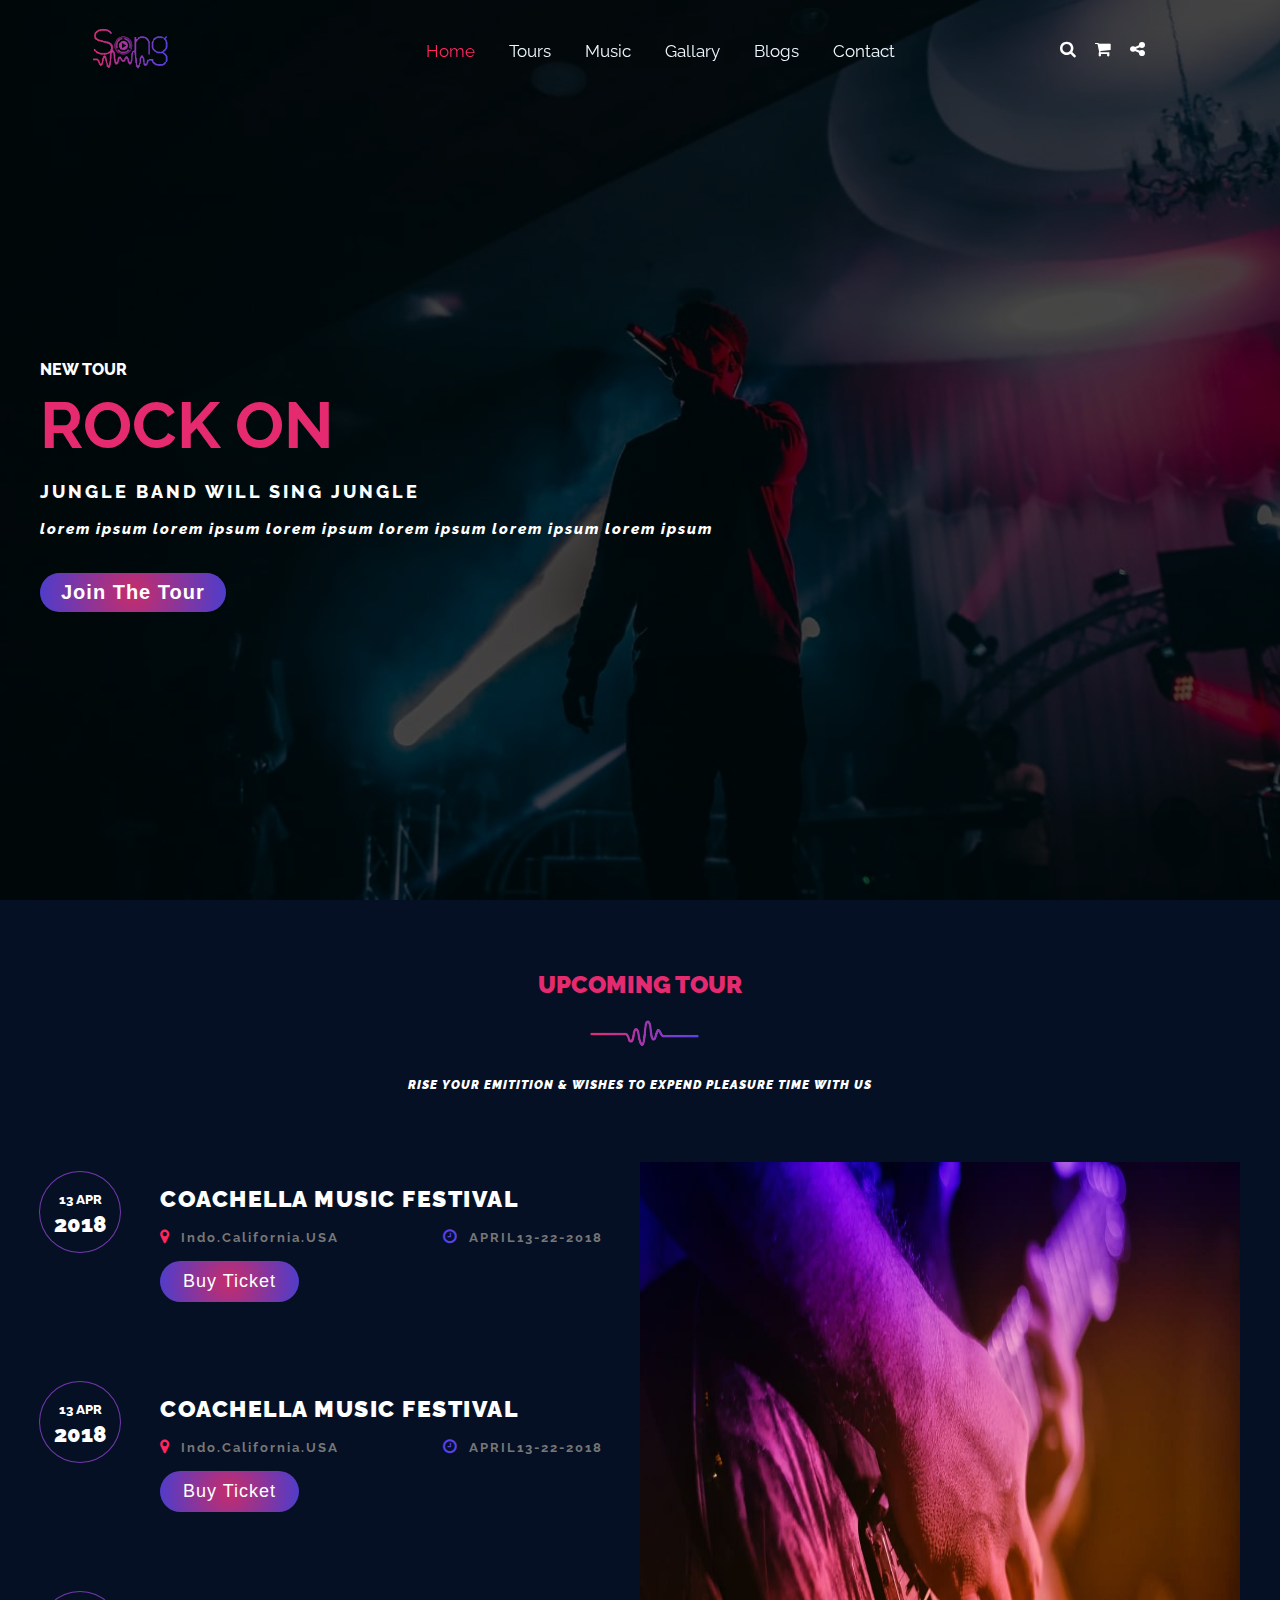
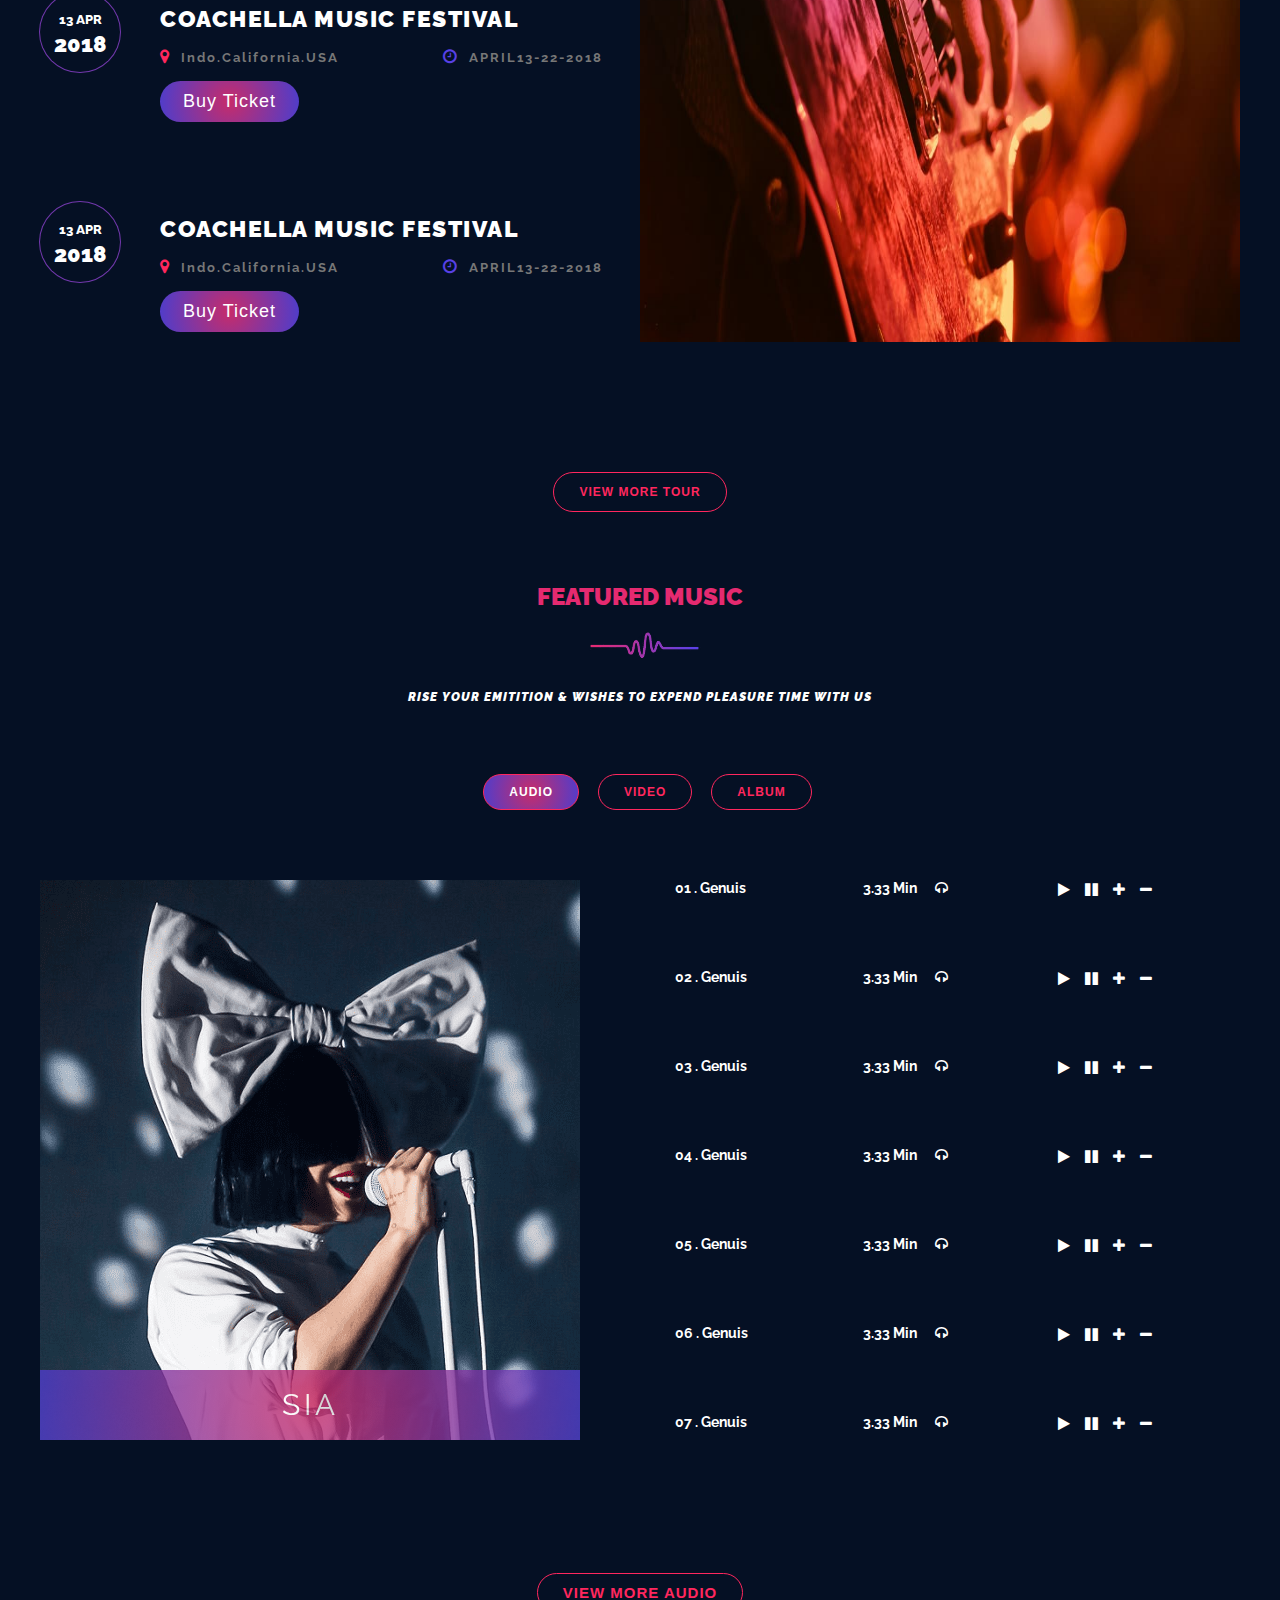
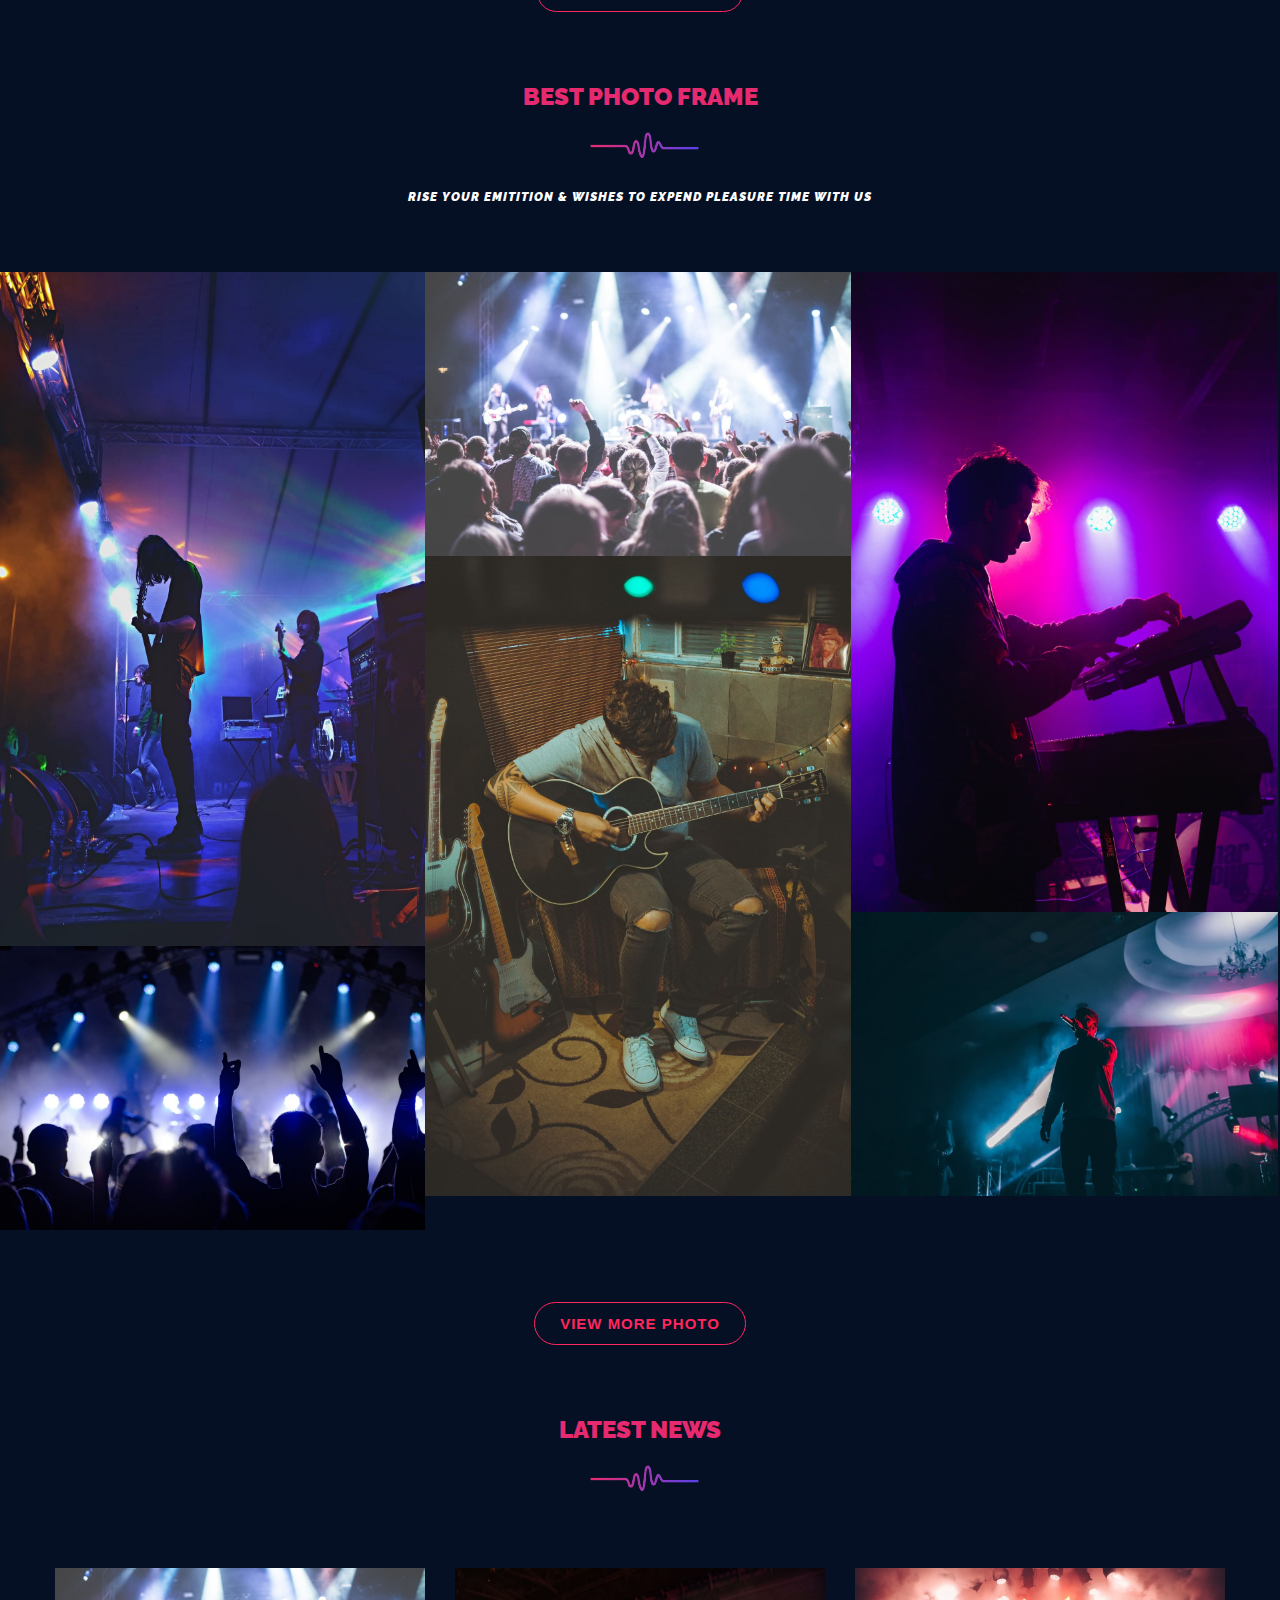
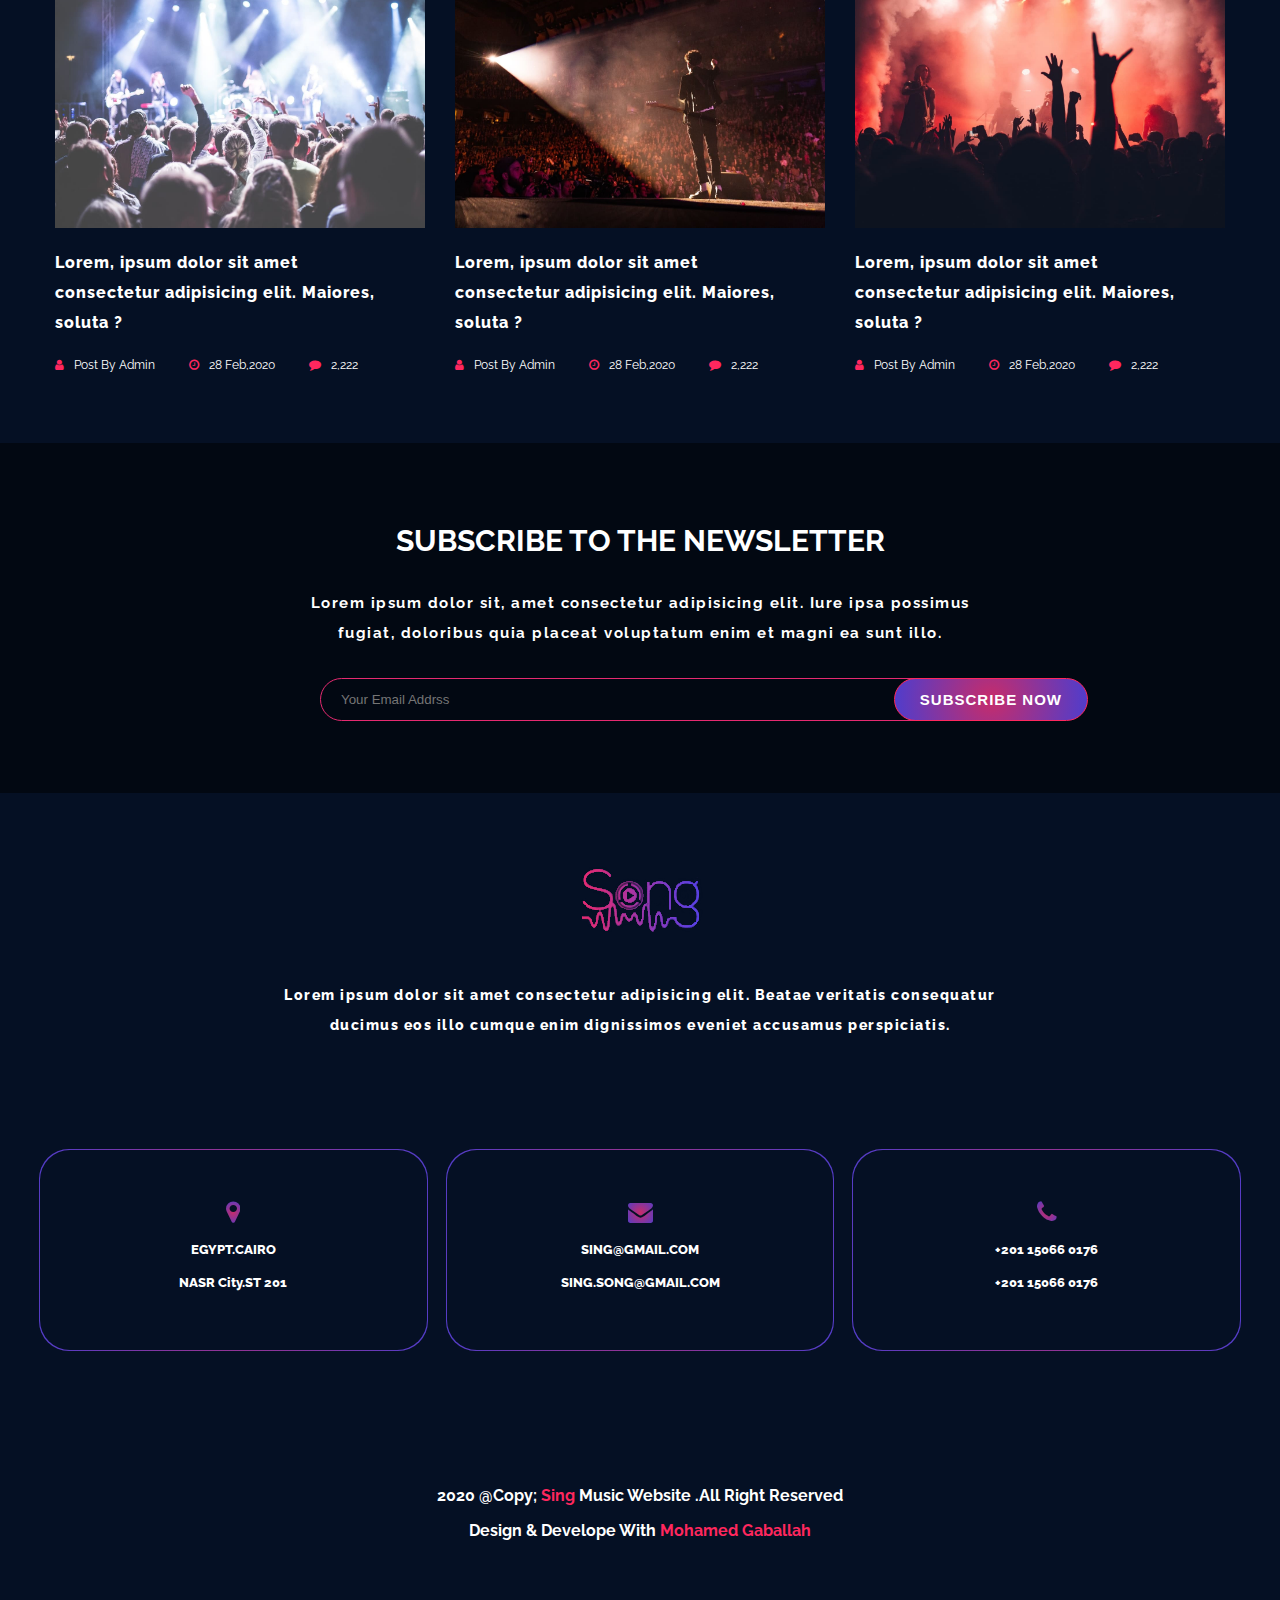
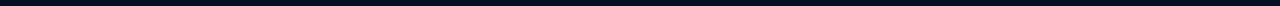
<file: App2 by jquery/index.html>
<!DOCTYPE html>
<html lang="en">
    <head>
        <title>Music</title>
        <meta charset="Utf_8">

        <link rel="stylesheet" href="css/font-awesome.min.css">
        <link href="https://fonts.googleapis.com/css2?family=Raleway&display=swap" rel="stylesheet">
        <link rel="stylesheet" href="https://unpkg.com/swiper/swiper-bundle.min.css">
        <link rel="stylesheet" href="css/style.css"> 
    </head>

</html>
<body>
    <!-- Start nav -->
    
        <nav>
            <div class="container">
                <div class="row">
                    <div class="logo">
                        <img src="images/logo.png" alt="logo">
        
                    </div>
        
                    <div class="list">
                        <ul>
                            <li><a class="active" href="#" data-scroll="home">home</a></li>
                            <li><a href="#" data-scroll="tourss">tours</a></li>
                            <li><a href="#" data-scroll="music">music</a></li>
                            <li><a href="#" data-scroll="gallary">gallary</a></li>
                            <li><a href="#" data-scroll="blogs">blogs</a></li>
                            <li><a href="#" data-scroll="contact">contact</a></li>
                        </ul>
        
                    </div>
        
                    <div class="icons">
                        <i class="fa fa-search "></i>
                        <i class="fa fa-shopping-cart "></i>
                        <i class="fa fa-share-alt "></i>
        
                    </div>
                </div>
            </div>
        </nav>
    <!-- End nav -->



    <!-- Start header -->

    <section class="header" id="home">
      
      <div class="overlay"></div>
      <div class="container">
        
        <div class="info">
           <span>new tour</span>
         <h2>ROCK ON </h2>
         <p>jungle band will sing jungle</p>
         <p>lorem ipsum lorem ipsum lorem ipsum lorem ipsum lorem ipsum lorem ipsum </p>
         <button>join the tour </button>
            
            
        </div>
         
          
      </div>
       
       
        





    </section>
    <!-- End header -->





    <!-- Start tours -->


    <section class="tours" id="tourss">
        <div class="heading">
            <h2>UPCOMING TOUR</h2>
            <img src="images/head.png">
            <p>rise your emitition & wishes to expend pleasure time with us </p>

        </div>

        <div class="container">
            <div class="row">
                <div class="info">
                    <div class="row">
                        <div class="circle">

                            <div class="con">
                                <p>13 apr <br> <span>2018</span></p>
                            </div>
    
                        </div>
                        <div class="details">
                            <h3>coachella music festival </h3>
                            <span><i class="fa fa-map-marker"></i>Indo.California.USA</span>
                            <span><i class="fa fa-clock-o"></i>april13-22-2018</span>
                            <button>Buy Ticket</button>
                        </div>
    
                    </div>
                    <div class="row">
                        <div class="circle">

                            <div class="con">
                                <p>13 apr <br> <span>2018</span></p>
                            </div>
    
                        </div>
                        <div class="details">
                            <h3>coachella music festival </h3>
                            <span><i class="fa fa-map-marker"></i>Indo.California.USA</span>
                            <span><i class="fa fa-clock-o"></i>april13-22-2018</span>
                            <button>Buy Ticket</button>
                        </div>
    
                    </div>

                    <div class="row">
                        <div class="circle">

                            <div class="con">
                                <p>13 apr <br> <span>2018</span></p>
                            </div>
    
                        </div>
                        <div class="details">
                            <h3>coachella music festival </h3>
                            <span><i class="fa fa-map-marker"></i>Indo.California.USA</span>
                            <span><i class="fa fa-clock-o"></i>april13-22-2018</span>
                            <button>Buy Ticket</button>
                        </div>
    
                    </div>
                    <div class="row">
                        <div class="circle">

                            <div class="con">
                                <p>13 apr <br> <span>2018</span></p>
                            </div>
    
                        </div>
                        <div class="details">
                            <h3>coachella music festival </h3>
                            <span><i class="fa fa-map-marker"></i>Indo.California.USA</span>
                            <span><i class="fa fa-clock-o"></i>april13-22-2018</span>
                            <button>Buy Ticket</button>
                        </div>
    
                    </div>
    
                </div>
                <div class="image">
                    <img src="images/10.jpg" alt="image">
                </div>
            </div>
        </div>
        <button class="main-btn m-auto">view more tour</button>

    
    </section>

    <!-- End tours -->



    <!-- Start music -->

    <section class="music" id="music">

        <div class="container">
            <div class="heading">
                <h2>FEATURED MUSIC</h2>
                <img src="images/head.png">
                <p>rise your emitition & wishes to expend pleasure time with us </p>
    
            </div>
    
            <div class="btns">
                <button class="main-btn active-btn">audio</button>
                <button class="main-btn ">video</button>
                <button class="main-btn ">album</button>
            </div>
            
            <div class="row">
                <div class="images">
                    <div class="name">SIA</div>
        
                </div>
                <div class="songs">
                    <div class="sound">
                        <audio id="player-1" src="audio/1.MP3" ></audio>

                        <div class="row">
                            <div class="item"> 01 . Genuis</div>
                            <div class="item">  3.33 Min <i class="fa fa-headphones"></i></div>
                            <div class="item">
                                <button onclick="document.getElementById('player-1').play()"><i class="fa fa-play"></i></button>
                                <button onclick="document.getElementById('player-1').pause()"><i class="fa fa-pause"></i></button>
                                <button onclick="document.getElementById('player-1').volume +=0.1"><i class="fa fa-plus"></i></button>
                                <button onclick="document.getElementById('player-1').volume -=0.1"><i class="fa fa-minus"></i></button>

                            </div>

                        </div>
                            
                    </div>
                    <div class="sound">
                        <audio id="player-1" src="audio/1.MP3" ></audio>

                        <div class="row">
                            <div class="item"> 02 . Genuis</div>
                            <div class="item">  3.33 Min <i class="fa fa-headphones"></i></div>
                            <div class="item">
                                <button onclick="document.getElementById('player-1').play()"><i class="fa fa-play"></i></button>
                                <button onclick="document.getElementById('player-1').pause()"><i class="fa fa-pause"></i></button>
                                <button onclick="document.getElementById('player-1').volume +=0.1"><i class="fa fa-plus"></i></button>
                                <button onclick="document.getElementById('player-1').volume -=0.1"><i class="fa fa-minus"></i></button>

                            </div>

                        </div>
                            
                    </div>
                    <div class="sound">
                        <audio id="player-1" src="audio/1.MP3" ></audio>

                        <div class="row">
                            <div class="item"> 03 . Genuis</div>
                            <div class="item">  3.33 Min <i class="fa fa-headphones"></i></div>
                            <div class="item">
                                <button onclick="document.getElementById('player-1').play()"><i class="fa fa-play"></i></button>
                                <button onclick="document.getElementById('player-1').pause()"><i class="fa fa-pause"></i></button>
                                <button onclick="document.getElementById('player-1').volume +=0.1"><i class="fa fa-plus"></i></button>
                                <button onclick="document.getElementById('player-1').volume -=0.1"><i class="fa fa-minus"></i></button>

                            </div>

                        </div>
                            
                    </div>
                    <div class="sound">
                        <audio id="player-1" src="audio/1.MP3" ></audio>

                        <div class="row">
                            <div class="item"> 04 . Genuis</div>
                            <div class="item">  3.33 Min <i class="fa fa-headphones"></i></div>
                            <div class="item">
                                <button onclick="document.getElementById('player-1').play()"><i class="fa fa-play"></i></button>
                                <button onclick="document.getElementById('player-1').pause()"><i class="fa fa-pause"></i></button>
                                <button onclick="document.getElementById('player-1').volume +=0.1"><i class="fa fa-plus"></i></button>
                                <button onclick="document.getElementById('player-1').volume -=0.1"><i class="fa fa-minus"></i></button>

                            </div>

                        </div>
                            
                    </div>
                    <div class="sound">
                        <audio id="player-1" src="audio/1.MP3" ></audio>

                        <div class="row">
                            <div class="item"> 05 . Genuis</div>
                            <div class="item">  3.33 Min <i class="fa fa-headphones"></i></div>
                            <div class="item">
                                <button onclick="document.getElementById('player-1').play()"><i class="fa fa-play"></i></button>
                                <button onclick="document.getElementById('player-1').pause()"><i class="fa fa-pause"></i></button>
                                <button onclick="document.getElementById('player-1').volume +=0.1"><i class="fa fa-plus"></i></button>
                                <button onclick="document.getElementById('player-1').volume -=0.1"><i class="fa fa-minus"></i></button>

                            </div>

                        </div>
                            
                    </div>
                    <div class="sound">
                        <audio id="player-1" src="audio/1.MP3" ></audio>

                        <div class="row">
                            <div class="item"> 06 . Genuis</div>
                            <div class="item">  3.33 Min <i class="fa fa-headphones"></i></div>
                            <div class="item">
                                <button onclick="document.getElementById('player-1').play()"><i class="fa fa-play"></i></button>
                                <button onclick="document.getElementById('player-1').pause()"><i class="fa fa-pause"></i></button>
                                <button onclick="document.getElementById('player-1').volume +=0.1"><i class="fa fa-plus"></i></button>
                                <button onclick="document.getElementById('player-1').volume -=0.1"><i class="fa fa-minus"></i></button>

                            </div>

                        </div>
                            
                    </div>
                    <div class="sound">
                        <audio id="player-1" src="audio/1.MP3" ></audio>

                        <div class="row">
                            <div class="item"> 07 . Genuis</div>
                            <div class="item">  3.33 Min <i class="fa fa-headphones"></i></div>
                            <div class="item">
                                <button onclick="document.getElementById('player-1').play()"><i class="fa fa-play"></i></button>
                                <button onclick="document.getElementById('player-1').pause()"><i class="fa fa-pause"></i></button>
                                <button onclick="document.getElementById('player-1').volume +=0.1"><i class="fa fa-plus"></i></button>
                                <button onclick="document.getElementById('player-1').volume -=0.1"><i class="fa fa-minus"></i></button>

                            </div>

                        </div>
                            
                    </div>
        
                </div>
            </div>
            <button class="main-btn view">View More Audio</button>
        </div>
        
    </section>

    <!-- End music  -->


    <!-- Start photo  -->

    <section class="photo" id="gallary">
        <div class="heading">
            <h2>BEST PHOTO FRAME</h2>
            <img src="images/head.png">
            <p>rise your emitition & wishes to expend pleasure time with us </p>

        </div>

        <div class="row">
            <div class="box">
                <img src="images/03.jpg " style="height: 674px;">
                <img src="images/07.jpg">
            </div>
            <div class="box">
                <img src="images/04.jpg">
                <img src="images/09.jpg">
            </div>
            <div class="box">
                <img src="images/05.jpg">
                <img src="images/11.jpg">
            </div>


        </div>
        <button class="m-auto main-btn view">View More Photo </button>


    </section>


    <!-- End photo -->


    <!-- Start blogs -->

    <section class="blogs" id="blogs">
        <div class="container">
            <div class="heading">
                <h2>LATEST NEWS</h2>
                <img src="images/head.png">
    
            </div>

            <div class="row">
                <div class="box">
                    <div class="overflow-h">
                        <img src="images/04.jpg">
                    </div>
                    
                    <p>Lorem, ipsum dolor sit amet consectetur adipisicing elit. Maiores, soluta ?</p>
                    <div class="detalis">
                        <span><i class="fa fa-user"></i>Post By Admin</span>
                        <span><i class="fa fa-clock-o"></i>28 feb,2020</span>
                        <span><i class="fa fa-comment"></i>2,222</span>
                    </div>
                </div>


                <div class="box">
                    <div class="overflow-h">
                        <img src="images/06.jpg">
                    </div>
                    <p>Lorem, ipsum dolor sit amet consectetur adipisicing elit. Maiores, soluta ?</p>
                    <div class="detalis">
                        <span><i class="fa fa-user"></i>Post By Admin</span>
                        <span><i class="fa fa-clock-o"></i>28 feb,2020</span>
                        <span><i class="fa fa-comment"></i>2,222</span>
                    </div>
                </div>

                <div class="box">
                    <div class="overflow-h">
                        <img src="images/08.jpg">
                    </div>
                    <p>Lorem, ipsum dolor sit amet consectetur adipisicing elit. Maiores, soluta ?</p>
                    <div class="detalis">
                        <span><i class="fa fa-user"></i>Post By Admin</span>
                        <span><i class="fa fa-clock-o"></i>28 feb,2020</span>
                        <span><i class="fa fa-comment"></i>2,222</span>
                    </div>
                </div>
            </div>




        </div>

    </section>

    <!-- End blogs -->



    <!-- Start back  -->

    <section class="back">
        <div class="overlay-1"></div>
        <div class="info">
            <h3>SUBSCRIBE TO THE NEWSLETTER</h3>
            <p>Lorem ipsum dolor sit, amet consectetur adipisicing elit. Iure ipsa possimus fugiat, doloribus quia placeat voluptatum enim et magni ea sunt illo.</p>
            <form>
                <input type="email" placeholder="Your Email Addrss">
                <button class="view">Subscribe Now </button>

            </form>

        </div>
        


    </section>


    <!-- End back -->

    <!-- Start slider -->
    <!-- 

          <section class="slider" id="artist">
        <div class="swiper-container">
            <div class="swiper-wrapper">
              <div class="swiper-slide">
                  <div class="image-over">
                      <div class="overlay">
                          <div class="icon">
                            <i class="fa fa-instagram"></i>
                            <span>@singmusic</span>
                          </div>
                      </div>
                      <img src="images/01.jpg">

                  </div>
              </div>
              <div class="swiper-slide">
                <div class="image-over">
                    <div class="overlay">
                        <div class="icon">
                          <i class="fa fa-instagram"></i>
                          <span>@singmusic</span>
                        </div>
                    </div>
                    <img src="images/02.jpg">
                </div>
              </div>
              <div class="swiper-slide">
                <div class="image-over">
                    <div class="overlay">
                        <div class="icon">
                          <i class="fa fa-instagram"></i>
                          <span>@singmusic</span>
                        </div>
                    </div>
                    <img src="images/03.jpg">
                </div>
              </div>
              <div class="swiper-slide">
                <div class="image-over">
                    <div class="overlay">
                        <div class="icon">
                          <i class="fa fa-instagram"></i>
                          <span>@singmusic</span>
                        </div>
                    </div>
                    <img src="images/04.jpg">
                </div>
              </div>
              <div class="swiper-slide">S
                <div class="image-over">
                    <div class="overlay">
                        <div class="icon">
                          <i class="fa fa-instagram"></i>
                          <span>@singmusic</span>
                        </div>
                    </div>
                    <img src="images/05.jpg">
                </div>
              </div>
              <div class="swiper-slide">
                <div class="image-over">
                    <div class="overlay">
                        <div class="icon">
                          <i class="fa fa-instagram"></i>
                          <span>@singmusic</span>
                        </div>
                    </div>
                    <img src="images/06.jpg">
                </div>
              </div>
              <div class="swiper-slide">
                <div class="image-over">
                    <div class="overlay">
                        <div class="icon">
                          <i class="fa fa-instagram"></i>
                          <span>@singmusic</span>
                        </div>
                    </div>
                    <img src="images/07.jpg">
                </div>
              </div>
              <div class="swiper-slide">
                <div class="image-over">
                    <div class="overlay">
                        <div class="icon">
                          <i class="fa fa-instagram"></i>
                          <span>@singmusic</span>
                        </div>
                    </div>
                    <img src="images/08.jpg">
                </div>
              </div>
              <div class="swiper-slide">
                <div class="image-over">
                    <div class="overlay">
                        <div class="icon">
                          <i class="fa fa-instagram"></i>
                          <span>@singmusic</span>
                        </div>
                    </div>
                    <img src="images/09.jpg">
                </div>
              </div>
              <div class="swiper-slide">
                <div class="image-over">
                    <div class="overlay">
                        <div class="icon">
                          <i class="fa fa-instagram"></i>
                          <span>@singmusic</span>
                        </div>
                    </div>
                    <img src="images/10.jpg">
                </div>
              </div>
            </div>
            -->
            <!-- Add Pagination -->
            <div class="swiper-pagination"></div>
          </div>
        </section>
     
  

    <!-- End slider -->


    <!-- Start Contact  -->

    <section class="contact" id="contact">
        <div class="container">
            <div class="head">
                <img src="images/logo.png">
                <p>Lorem ipsum dolor sit amet consectetur adipisicing elit. Beatae veritatis consequatur ducimus eos illo cumque enim dignissimos eveniet accusamus perspiciatis.</p>
            </div>

            <div class="row">
                <div class="box">
                    <div class="info">
                        <i class="fa fa-map-marker"></i>                   
                        <p>EGYPT.CAIRO</p>
                        <p>NASR City.ST 201</p>
                    </div>
                </div>

                <div class="box" >
                    <div class="info">
                        <i class="fa fa-envelope"></i>
                        <p>SING@GMAIL.COM</p>                    
                        <p>SING.SONG@GMAIL.COM</p>

                    </div>
                    
                </div>

                <div class="box">
                    <div class="info">
                        <i class="fa fa-phone"></i>
                        <p>+201 15066 0176</p>
                        <p>+201 15066 0176</p>


                    </div>
                    


                </div>
            </div>


        </div>
    </section>

    <!-- Start footer -->
    <footer>
        <p>2020 @copy; <span>sing</span> music website .All Right Reserved</p>
        <p>Design & Develope With <span> Mohamed Gaballah</span></p>
    </footer>
    <!-- End footer -->

    <!-- Start button up -->
    <button class="up">
        <i class="fa fa-chevron-up"></i>
    </button>

    <!-- End button up -->

   
    


    <!-- End Contact  -->

    
  
  
  


    <script src="js/jquery-3.5.1.min.js"></script>
    <script src="js/jquery.nicescroll.min.js"></script>
    <script src="https://unpkg.com/swiper/swiper-bundle.min.js"></script>
    <script src="js/main.js"></script>
</body>
</file>
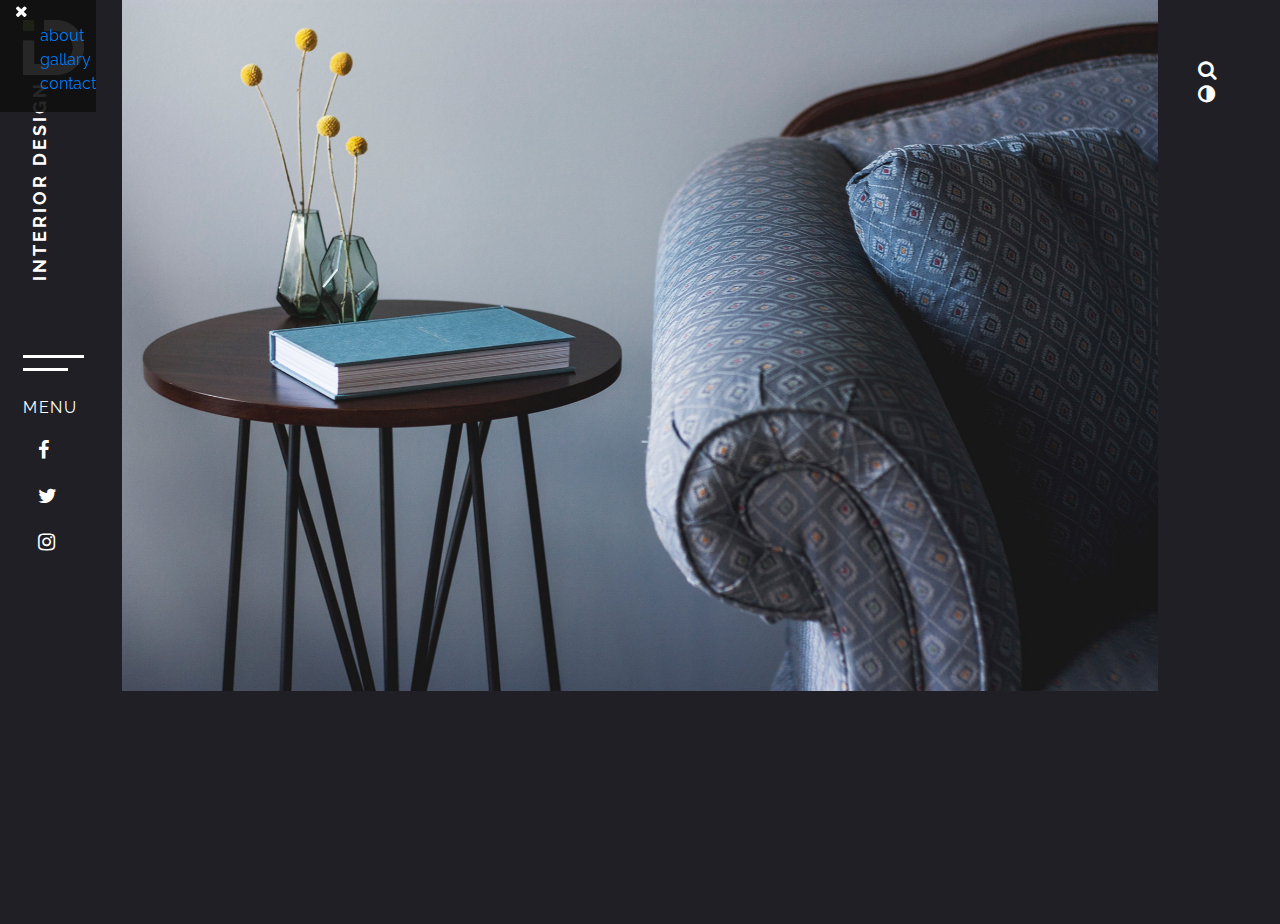
<file: Full Responsive Website/index.html>
<!DOCTYPE html>
<html>
    <head>
        <title>responsive</title>
        <meta charset="utf_8">
        <link rel="stylesheet" href="css/bootstrap.min.css">
        <link rel="stylesheet" href="css/owl.carousel.min.css">

        <link rel="stylesheet" href="css/font-awesome.min.css">
        <link href="https://fonts.googleapis.com/css2?family=Raleway:wght@100;200;300;400;500;600;700;800&display=swap" rel="stylesheet">

        <link rel="stylesheet" href="css/style.css">

    </head>
    <body>

        <!-- Start Header -->

        <section class="header">

            <div class="container-fluid">
                <div class="row">
                    <div class="col-lg-1">
                      <div class="nav-left">
                        <div class="brand">
                            <div class="logo"><img src="images/logo.png"></div>
                            <div class="logo-text"> interior design </div>
                        </div>
                        <div class="menu">
                            <span class="top"></span>
                            <span class="bottom"></span>
                            <div class="name">menu</div>
                        </div>

                        <div class="icons">
                            <ul>
                                <li><a href="#"><i class="fa fa-facebook"></i></a></li>
                                <li><a href="#"><i class="fa fa-twitter"></i></a></li>
                                <li><a href="#"><i class="fa fa-instagram"></i></a></li>
                            </ul>
                        </div>

                      </div>
                    </div>
                    <div class="col-lg-10">
                        <div class="slider">
                            <div class="owl-carousel owl-theme">
                                <div class="item">
                                    <img src="images/slider/slider-2.jpg">
                                </div>
                                <div class="item">
                                    <img src="images/slider/slider-3.jpg">
                                </div>
                                <div class="item">
                                    <img src="images/slider/slider-2.jpg">
                                </div>
                                <div class="item">
                                    <img src="images/slider/slider-4.jpg">
                                </div>
                            </div>
                        </div>
                    </div>
                    <div class="col-lg-1">
                        <div class="dark">
                            <i class="fa fa-search"></i>
                            <i class="fa fa-adjust"></i>
                        </div>
                    </div>
                </div>

            </div>
        </section>

        <!-- End Header -->

        <!-- Start side-menu -->

        <div class="side-menu">
            <div class="container">
                <div class="icon"><i class="fa fa-times"></i></div>
            </div>
            <div class="list">
                <ul>
                    <li><a href="#">about</a></li>
                    <li><a href="#">gallary</a></li>
                    <li><a href="#">contact</a></li>
                </ul>
            </div>
        </div>



        <!-- End side-menu -->
       



        <script src="js/jquery-3.5.1.min.js"></script>
        <script src="js/bootstrap.min.js"></script>
        <script src="js/owl.carousel.min.js"></script>
        <script src="js/main.js"></script>

    </body>
</html>
</file>
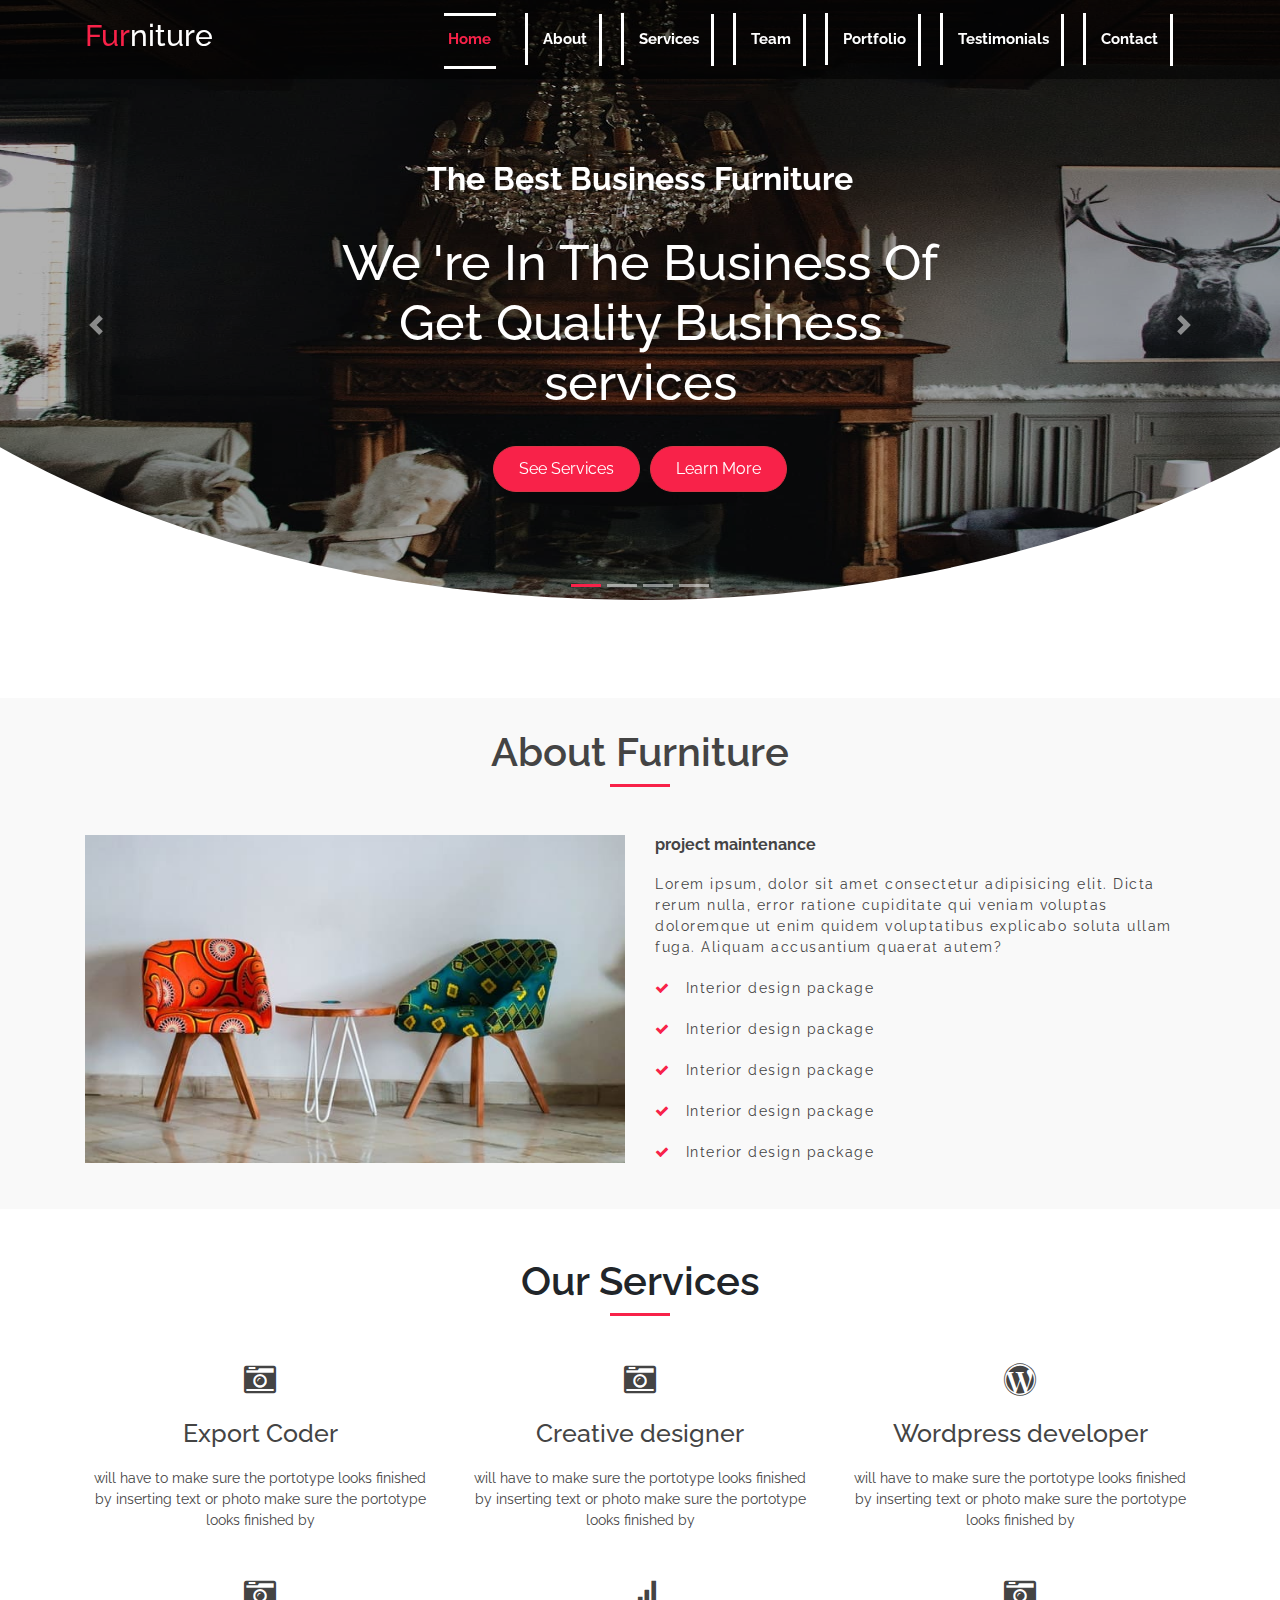
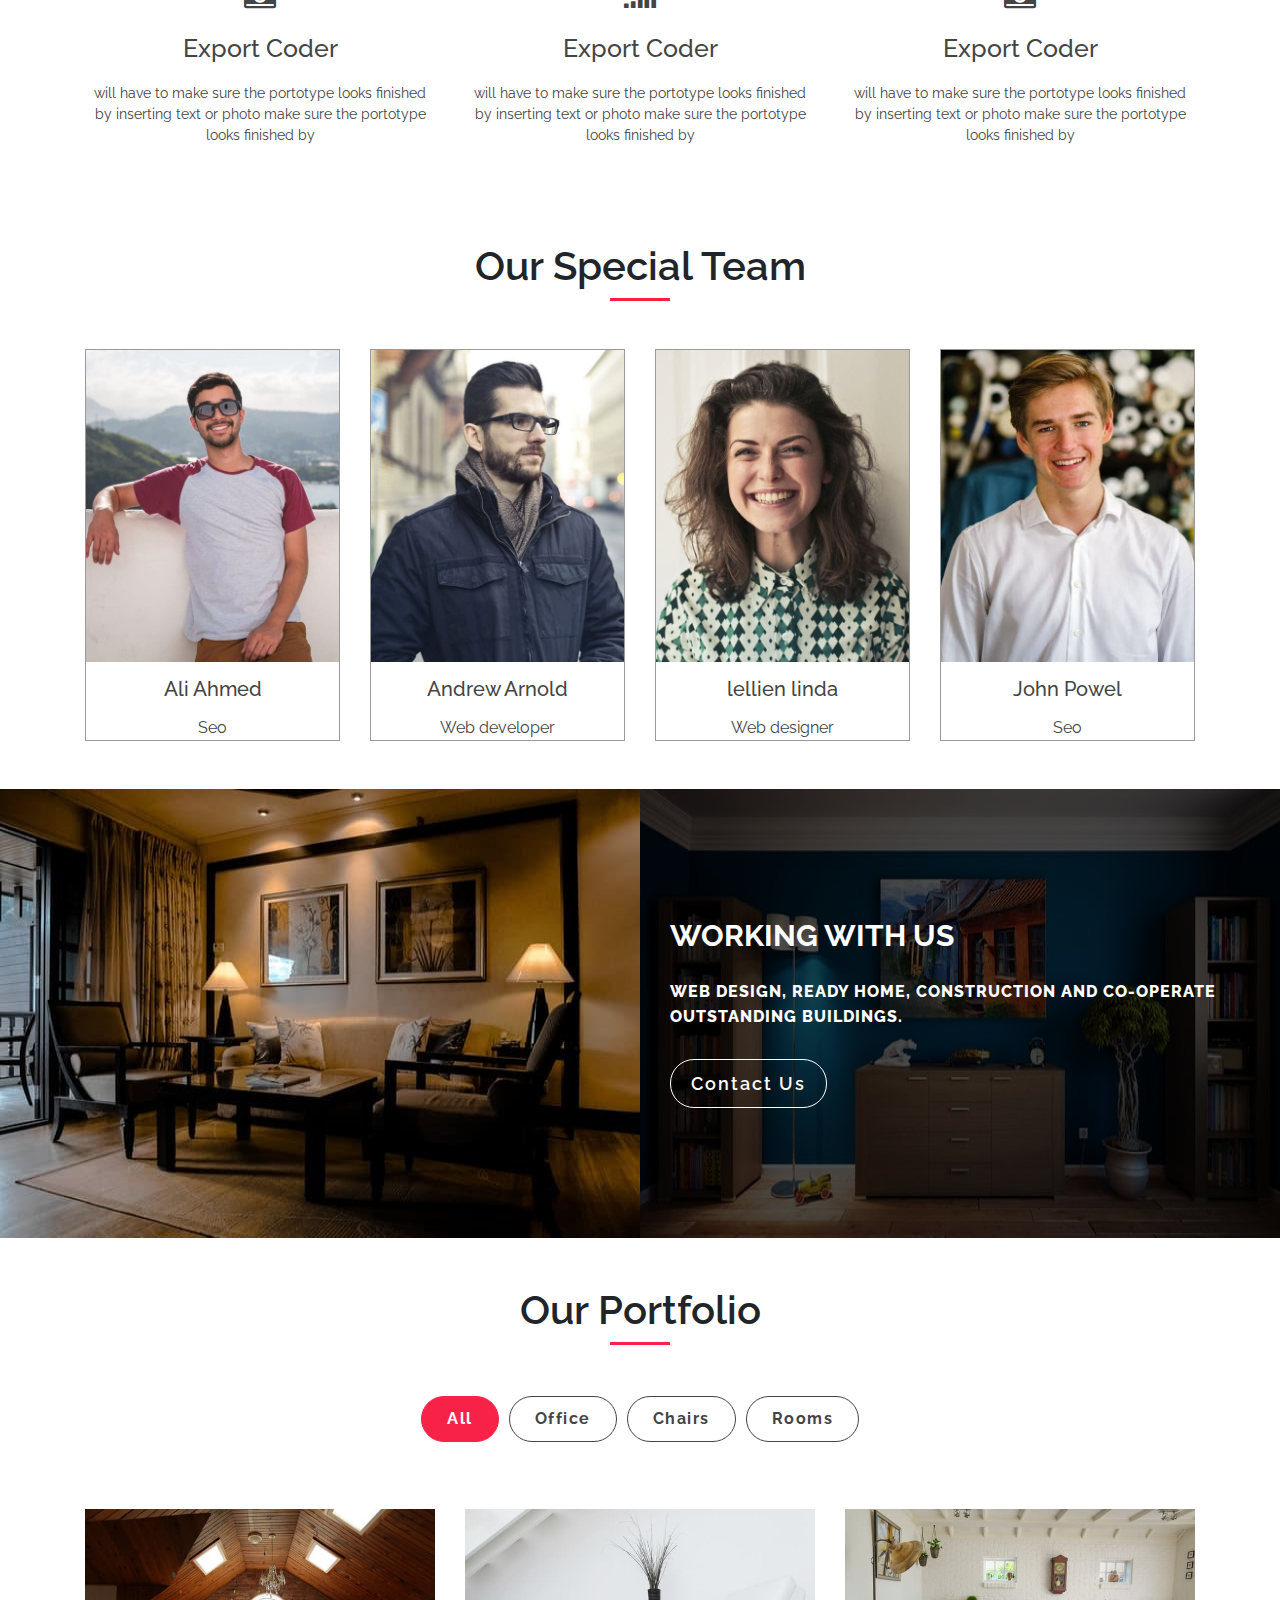
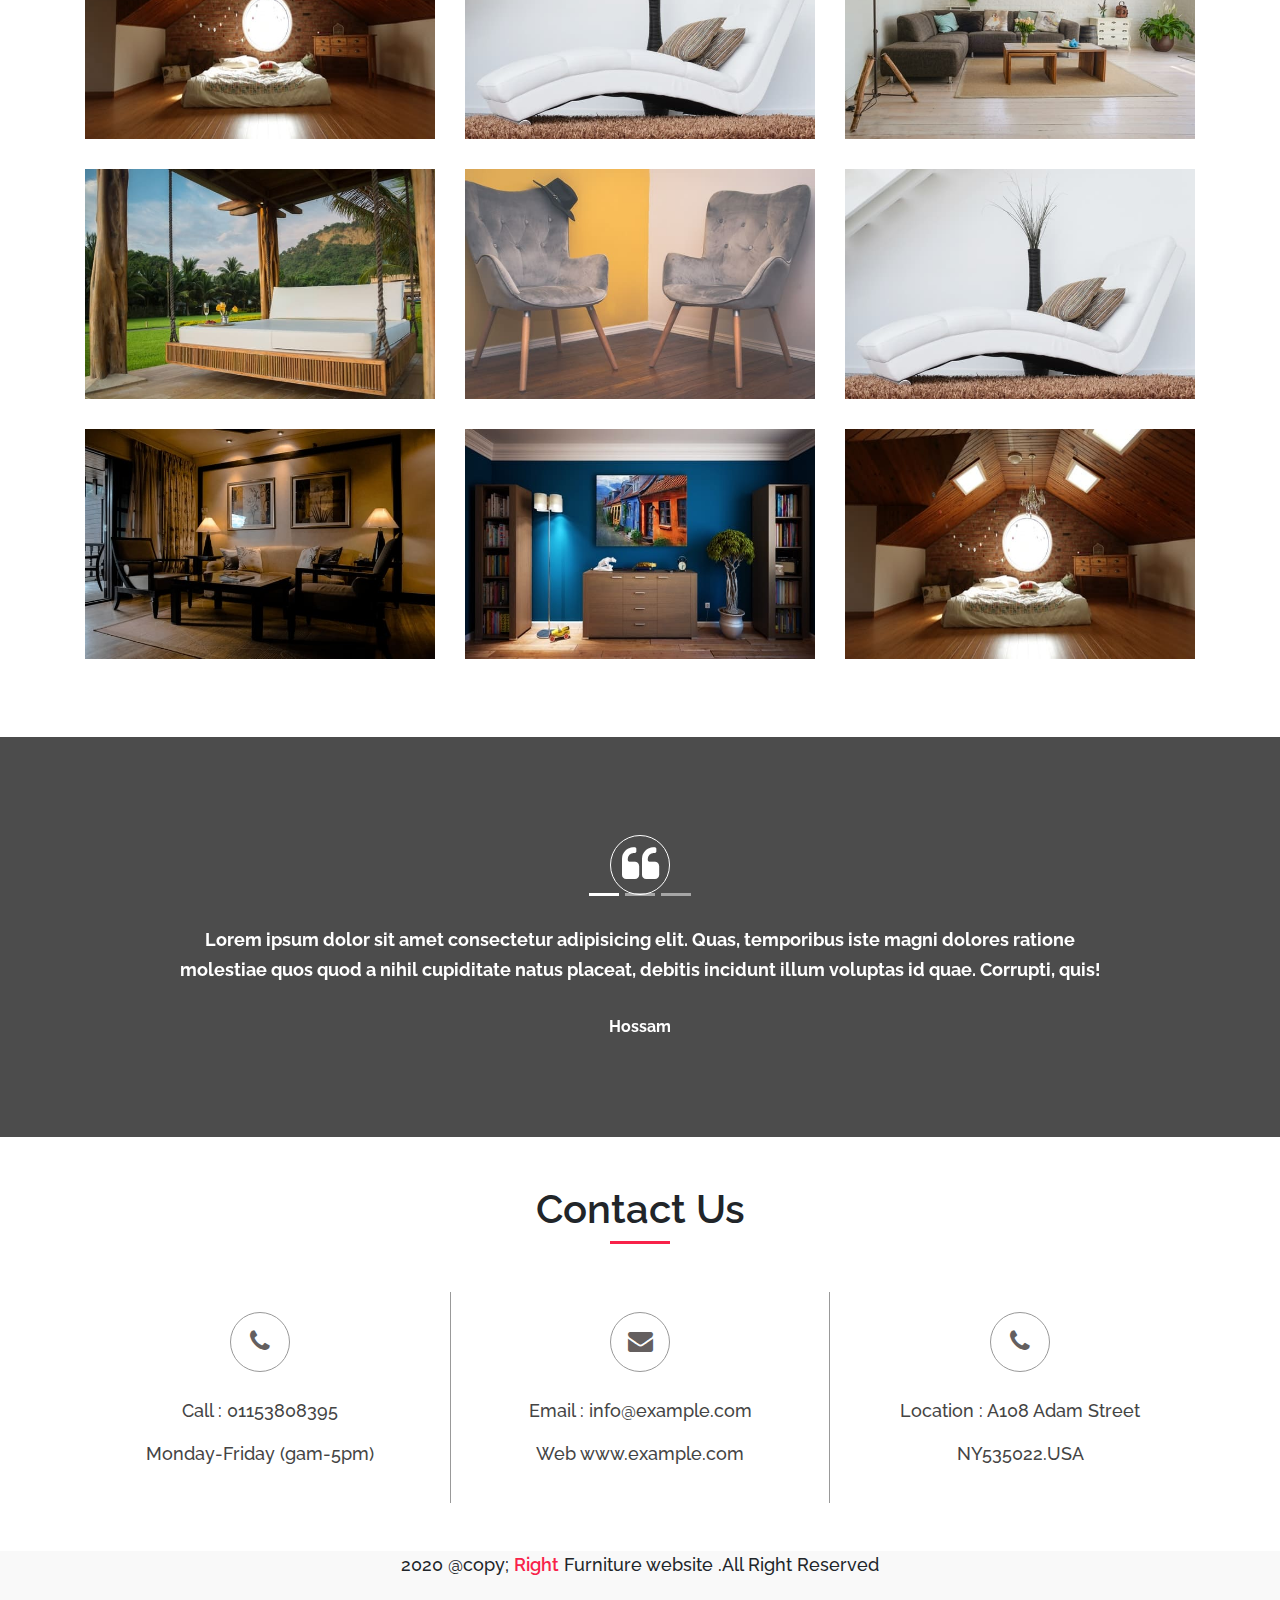
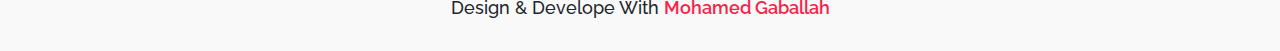
<file: Furniture Website/index.html>
<!DOCTYPE html>
<html lang="en">
    <head>
        <title>Furniture</title>
        <meta charset="utf_8">
        <link rel="stylesheet" href="css/font-awesome.min.css">
        <link rel="stylesheet" href="css/bootstrap.min.css">
        <link href="https://fonts.googleapis.com/css2?family=Raleway:wght@100;200;300;400;500;600;700;800&display=swap" rel="stylesheet">
        <link rel="stylesheet" href="css/venobox.min.css">
        <link rel="stylesheet" href="css/style.css">

    </head>
    <body>

        <!-- Start navbar -->
        <nav class="navbar navbar-expand-lg  fixed-top">

            <div class="container">
                <h2 class="navbar-brand"><span>Fur</span>niture</h2>
                <button class="navbar-toggler" type="button" data-toggle="collapse" data-target="#navbarSupportedContent" aria-controls="navbarSupportedContent" aria-expanded="false" aria-label="Toggle navigation">
                  <span class="one"></span>
                  <span class="two"></span>
                  <span class="three"></span>
                </button>
              
                <div class="collapse navbar-collapse" id="navbarSupportedContent">
                  <ul class="navbar-nav ml-auto">
                    <li class="nav-item ">
                      <a class="nav-link active" href="#" data-scroll ="Home">Home </a>
                    </li>
                    <li class="nav-item ">
                        <a class="nav-link" href="#" data-scroll ="about">about</a>
                    </li>
                    <li class="nav-item ">
                        <a class="nav-link" href="#" data-scroll ="services">services </a>
                    </li>
                    <li class="nav-item ">
                        <a class="nav-link" href="#" data-scroll ="team">team </a>
                    </li>
                    <li class="nav-item ">
                        <a class="nav-link" href="#" data-scroll ="portfolio">portfolio </a>
                    </li>
                    <li class="nav-item ">
                        <a class="nav-link" href="#" data-scroll ="testimonials">testimonials </a>
                    </li>
                    <li class="nav-item ">
                        <a class="nav-link" href="#" data-scroll ="contact">contact </a>
                    </li>
                   
                   
                  </ul>
                  
                </div>
            </div>

           
        </nav>
        <!-- End navbar -->

        <!-- Start header -->

       <section class="header" id="home">
        <div id="carouselExampleIndicators" class="carousel slide" data-ride="carousel">
            <ol class="carousel-indicators">
              <li data-target="#carouselExampleIndicators" data-slide-to="0" class="active"></li>
              <li data-target="#carouselExampleIndicators" data-slide-to="1"></li>
              <li data-target="#carouselExampleIndicators" data-slide-to="2"></li>
              <li data-target="#carouselExampleIndicators" data-slide-to="3"></li>

            </ol>
            <div class="carousel-inner">
              <div class="carousel-item active">
                <img src="images/header-1.jpg" >
                <div class="info text-center ">
                    <p>The Best Business Furniture </p>
                    <h2>We 're In The Business Of Get Quality Business services</h2>
                    <div class="btns">
                        <a href="#" class="btn btn-danger">see services </a>
                        <a href="#" class="btn btn-danger">learn more </a>
                    </div>
                </div>
              </div>
              <div class="carousel-item">
                <img src="images/header-2.jpg" >
                <div class="info text-center">
                    <p>The Best Business Furniture </p>
                    <h2>We 're In The Business Of Get Quality Business services</h2>
                    <div class="btns">
                        <a href="#" class="btn btn-danger">see services </a>
                        <a href="#" class="btn btn-danger">learn more </a>
                    </div>
                </div>
              </div>
              <div class="carousel-item">
                <img src="images/header-3.jpg" >  
                <div class="info text-center">
                    <p>The Best Business Furniture </p>
                    <h2>We 're In The Business Of Get Quality Business services</h2>
                    <div class="btns">
                        <a href="#" class="btn btn-danger">see services </a>
                        <a href="#" class="btn btn-danger">learn more </a>
                    </div>
                </div>
              </div>
              <div class="carousel-item">
                <img src="images/header-4.jpg" > 
                <div class="info text-center">
                    <p>The Best Business Furniture </p>
                    <h2>We 're In The Business Of Get Quality Business services</h2>
                    <div class="btns">
                        <a href="#" class="btn btn-danger active">see services </a>
                        <a href="#" class="btn btn-danger">learn more </a>
                    </div>
                </div> 
              </div>
            </div>
            <a class="carousel-control-prev" href="#carouselExampleIndicators" role="button" data-slide="prev">
              <span class="carousel-control-prev-icon" aria-hidden="true"></span>
              <span class="sr-only">Previous</span>
            </a>
            <a class="carousel-control-next" href="#carouselExampleIndicators" role="button" data-slide="next">
              <span class="carousel-control-next-icon" aria-hidden="true"></span>
              <span class="sr-only">Next</span>
            </a>
          </div>

       </section>

        <!-- End header -->

        <!-- Start About  -->

        <section class="about mt-5" id="about" >
          <div class="container">
            <div class="heading text-center mb-5">
              <h2>About Furniture</h2>
              <span></span>
            </div>

            <div class="row">
              <div class="col-md-6">
                <img src="images/about.jpg">

              </div>
              <div class="col-md-6">
                <div class="info">
                  <h4>project maintenance</h4>
                  <p>Lorem ipsum, dolor sit amet consectetur adipisicing elit. Dicta rerum nulla, error ratione cupiditate qui veniam voluptas doloremque ut enim quidem voluptatibus explicabo soluta ullam fuga. Aliquam accusantium quaerat autem?</p>
                   <ul>
                     <li><i class="fa fa-check"></i>Interior design package</li>
                     <li><i class="fa fa-check"></i>Interior design package</li>
                     <li><i class="fa fa-check"></i>Interior design package</li>
                     <li><i class="fa fa-check"></i>Interior design package</li>
                     <li><i class="fa fa-check"></i>Interior design package</li>
                     
                   </ul>

                </div>

              </div>
            </div>
          </div>

        </section>


        <!-- End About -->

        <!-- Start Services -->

        <section class="services mt-5" id="services">
          <div class="container">
            <div class="heading text-center mb-5">
              <h2>Our Services</h2>
              <span></span>
            </div>

            <div class="row">
              <div class=" col-md-6 col-lg-4  ">
                <div class="box text-center mb-5">
                  <i class="fa fa-camera-retro"></i>
                  <h5>Export Coder </h5>
                  <p>will have to make sure the portotype looks finished by inserting text or photo make sure the portotype looks finished by</p>

                </div>
              </div>
              <div class="col-md-6 col-lg-4 ">
                <div class="box text-center mb-5">
                  <i class="fa fa-camera-retro"></i>
                  <h5>Creative designer</h5>
                  <p>will have to make sure the portotype looks finished by inserting text or photo make sure the portotype looks finished by</p>

                </div>
              </div>
              <div class=" col-md-6 col-lg-4 ">
                <div class="box text-center mb-5">
                  <i class="fa fa-wordpress"></i>
                  <h5>Wordpress developer</h5>
                  <p>will have to make sure the portotype looks finished by inserting text or photo make sure the portotype looks finished by</p>

                </div>
              </div>

              <div class=" col-md-6 col-lg-4 ">
                <div class="box text-center mb-5">
                  <i class="fa fa-camera-retro"></i>
                  <h5>Export Coder </h5>
                  <p>will have to make sure the portotype looks finished by inserting text or photo make sure the portotype looks finished by</p>

                </div>
              </div>

              <div class="col-md-6 col-lg-4 ">
                <div class="box text-center mb-5">
                  <i class="fa fa-signal"></i>
                  <h5>Export Coder </h5>
                  <p>will have to make sure the portotype looks finished by inserting text or photo make sure the portotype looks finished by</p>

                </div>
              </div>

              <div class="col-md-6 col-lg-4 ">
                <div class="box text-center mb-5">
                  <i class="fa fa-camera-retro"></i>
                  <h5>Export Coder </h5>
                  <p>will have to make sure the portotype looks finished by inserting text or photo make sure the portotype looks finished by</p>

                </div>
              </div>


            </div>
          </div>
          

        </section>

        <!-- End Services -->

        <!-- Start team -->

        <section class="team mt-5" id="team">

          <div class="container">
            <div class="heading text-center mb-5">
              <h2>Our Special Team </h2>
              <span></span>
            </div>

            <div class="row">
              <div class="col-lg-3 col-md-6">
                <div class="box">
                  <div class="image">
                    <div class="overlay">
                      <div class="links">
                        <a href="#">
                          <i class="fa fa-facebook"></i>
                        </a>
                        <a href="#">
                          <i class="fa fa-twitter"></i>
                        </a>
                        <a href="#">
                          <i class="fa fa-instagram"></i>
                        </a>
                      </div>
                    </div>
                    <img src="images/person-1.jpg">
                  </div>
                 
                  <div class="info">
                    <h5>Ali Ahmed</h5>
                    <span>Seo</span>
                  </div>
                </div>
              </div>
              <div class="col-lg-3 col-md-6">
                <div class="box">
                  <div class="image">
                    <div class="overlay">
                      <div class="links">
                        <a href="#">
                          <i class="fa fa-facebook"></i>
                        </a>
                        <a href="#">
                          <i class="fa fa-twitter"></i>
                        </a>
                        <a href="#">
                          <i class="fa fa-instagram"></i>
                        </a>
                      </div>
                    </div>
                    <img src="images/person-2.jpg">
                  </div>    
                  <div class="info">
                    <h5>Andrew Arnold</h5>
                    <span>Web developer </span>
                  </div>
                </div>
           
              </div>
              <div class="col-lg-3 col-md-6">
               <div class="box">
                <div class="image">
                  <div class="overlay">                  
                    <div class="links">
                      <a href="#">
                        <i class="fa fa-facebook"></i>
                      </a>
                      <a href="#">
                        <i class="fa fa-twitter"></i>
                      </a>
                      <a href="#">
                        <i class="fa fa-instagram"></i>
                      </a>
                    </div>
                  </div>
                  <img src="images/person-3.jpg">
                </div>
                
                <div class="info">
                  <h5>lellien linda</h5>
                  <span>Web designer </span>
                </div>
               </div>
              </div>


              <div class="col-lg-3 col-md-6">
               <div class="box">
                <div class="image">
                  <div class="overlay">
                    <div class="links">
                      <a href="#">
                        <i class="fa fa-facebook"></i>
                      </a>
                      <a href="#">
                        <i class="fa fa-twitter"></i>
                      </a>
                      <a href="#">
                        <i class="fa fa-instagram"></i>
                      </a>
                    </div>
                  
                  </div>
                  <img src="images/person-4.jpg">
                </div>
                 
                <div class="info">
                  <h5>John Powel</h5>
                  <span>Seo</span>
                </div>
               </div>
              </div>
            </div>
          </div>
          

        </section>


        <!-- End team -->

        <!-- Start back -->

        <section class="back mt-5" >
          <div class="row no-gutters">
            <div class="col-md-6">
              <div class="image">             
                 <img src="images/01.jpg">
              </div>
            </div>

            <div class="col-md-6">
              <div class="image">   
                <div class="overlay"></div>          
                <img src="images/02.jpg">
                <div class="info">
                  <h4>WORKING WITH US </h4>
                  <P>web design, ready home, construction and co-operate outstanding buildings.</P>
                  <button>contact us</button>
                </div>
                
             </div>
            </div>
          </div>

        </section>

        <!-- End back -->


        <!-- Start portfolio -->
        <section class="portfolio mt-5" id="portfolio">
          <div class="container">
            <div class="heading text-center mb-5">
              <h2>Our Portfolio </h2>
              <span></span>
            </div>
            <div class="btns">
              <ul>
                <li class="btn-danger active" data-filter="all">All</li>
                <li class="btn-danger" data-filter=".office">office</li>
                <li class="btn-danger" data-filter=".chairs">chairs</li>
                <li class="btn-danger" data-filter=".rooms">rooms</li>
              </ul>
            </div>
            <div class="gallary mt-5">
              <div class="row">
                <div class="col-lg-4 col-md-6 mix rooms">
                  
                  <div class="box">
                    <a href="images/03.jpg" class="venobox" data-gall="venue-gallary">

                      <div class="overlay">
                        <div class="info">
                          <h4>good work</h4>
                          <span>Furniture</span>
                        </div>
                      </div>
                      <img src="images/03.jpg">
                    
                    </a>
                    
                    
                  </div>
                </div>
  
                <div class="col-lg-4 col-md-6 mix rooms">
                  <div class="box">

                    <a href="images/04.jpg" class="venobox" data-gall="venue-gallary">

                      <div class="overlay">
                        <div class="info">
                          <h4>good work</h4>
                          <span>Furniture</span>
                        </div>
                      </div>
                      
                      <img src="images/04.jpg">
                    
                    </a>
                    
                  </div>
                </div>
  
                <div class="col-lg-4 col-md-6 mix office" >
                  <div class="box">
                    <a href="images/05.jpg" class="venobox" data-gall="venue-gallary">

                      <div class="overlay">
                        <div class="info">
                          <h4>good work</h4>
                          <span>Furniture</span>
                        </div>
                      </div>
                      
                      <img src="images/05.jpg">
                    
                    </a>
                  </div>
                </div>

                <div class="col-lg-4 col-md-6 mix rooms">
                  <div class="box">
                    <a href="images/06.jpg" class="venobox" data-gall="venue-gallary">

                      <div class="overlay">
                        <div class="info">
                          <h4>good work</h4>
                          <span>Furniture</span>
                        </div>
                      </div>
                      
                      <img src="images/06.jpg">
                    
                    </a>
                  </div>
                </div>
  
                <div class="col-lg-4 col-md-6 mix chairs">
                  <div class="box">
                    <a href="images/07.jpg" class="venobox" data-gall="venue-gallary">

                      <div class="overlay">
                        <div class="info">
                          <h4>good work</h4>
                          <span>Furniture</span>
                        </div>
                      </div>
                      
                      <img src="images/07.jpg">
                    
                    </a>
                  </div>
                </div>
  
                <div class="col-lg-4 col-md-6 mix office">
                  <div class="box">
                    <a href="images/04.jpg" class="venobox" data-gall="venue-gallary">

                      <div class="overlay">
                        <div class="info">
                          <h4>good work</h4>
                          <span>Furniture</span>
                        </div>
                      </div>
                      
                      <img src="images/04.jpg">
                    
                    </a>
                  </div>
                </div>

                <div class="col-lg-4 col-md-6 mix office">
                  <div class="box">
                    <a href="images/01.jpg" class="venobox" data-gall="venue-gallary">

                      <div class="overlay">
                        <div class="info">
                          <h4>good work</h4>
                          <span>Furniture</span>
                        </div>
                      </div>
                      
                      <img src="images/01.jpg">
                    
                    </a>
                  </div>
                </div>
  
                <div class="col-lg-4 col-md-6 mix chairs">
                  <div class="box">
                    <a href="images/02.jpg" class="venobox" data-gall="venue-gallary">

                      <div class="overlay">
                        <div class="info">
                          <h4>good work</h4>
                          <span>Furniture</span>
                        </div>
                      </div>
                      
                      <img src="images/02.jpg">
                    
                    </a>
                  </div>
                </div>
  
                <div class="col-lg-4 col-md-6 mix chairs">
                  <div class="box">
                    <a href="images/03.jpg" class="venobox" data-gall="venue-gallary">

                      <div class="overlay">
                        <div class="info">
                          <h4>good work</h4>
                          <span>Furniture</span>
                        </div>
                      </div>
                      
                      <img src="images/03.jpg" class="venobox" data-gall="venue-gallary">
                    
                    </a>
                  </div>
                </div>
              </div>
            </div>
          </div>
        </section>



        <!-- End portofolio -->

        <!-- Start testimonials -->

        <section class="testimonials mt-5 position-relative" id="testimonials">
          <div class="overlay">

          </div>
          <div class="container">
            <div id="test" class="carousel slide" data-ride="carousel">
            
              <div class="carousel-inner">
                <div class="carousel-item active">
                  <div class="info text-center ">
                    <i class="fa fa-quote-left"></i>
                    <p>Lorem ipsum dolor sit amet consectetur adipisicing elit. Quas, temporibus iste magni dolores ratione molestiae quos quod a nihil cupiditate natus placeat, debitis incidunt illum voluptas id quae. Corrupti, quis!</p>
                    <span>hossam</span>
                     
                  </div>
                </div>

                <div class="carousel-item ">
                  <div class="info text-center ">
                    <i class="fa fa-quote-left"></i>
                    <p>Lorem ipsum dolor sit amet consectetur adipisicing elit. Quas, temporibus iste magni dolores ratione molestiae quos quod a nihil cupiditate natus placeat, debitis incidunt illum voluptas id quae. Corrupti, quis!</p>
                    <span>Ahmed</span>
                     
                  </div>
                </div>

                <div class="carousel-item ">
                  <div class="info text-center ">
                    <i class="fa fa-quote-left"></i>
                    <p>Lorem ipsum dolor sit amet consectetur adipisicing elit. Quas, temporibus iste magni dolores ratione molestiae quos quod a nihil cupiditate natus placeat, debitis incidunt illum voluptas id quae. Corrupti, quis!</p>
                    <span>Mohamed</span>
                     
                  </div>
                </div>
                <ol class="carousel-indicators mt-5">
                  <li data-target="#test" data-slide-to="0" class="active"></li>
                  <li data-target="#test" data-slide-to="1"></li>
                  <li data-target="#test" data-slide-to="2"></li>
    
                </ol>
              </div>
            
            </div>

          </div>


        </section>

        <!-- End testimonials -->

        <!-- Start Contact -->

        <section class="contact mt-5" id="contact">
          <div class="container">
              <div class="heading text-center mb-5">
                  <h2> contact us </h2>
                  <span></span>
              </div>

              <div class="row mt-4">
                <div class="col-md-4">
                  <div class="box text-center ">
                    <i class="fa fa-phone"></i>
                    <p>Call : 01153808395</p>
                    <p>Monday-Friday (gam-5pm)</p>
                  </div>
                </div>
                <div class="col-md-4 mid">
                  <div class="box text-center ">
                    <i class="fa fa-envelope"></i>
                    <p>Email : info@example.com</p>
                    <p>Web www.example.com </p>
                  </div>
                </div>

                <div class="col-md-4 ">
                  <div class="box text-center ">
                    <i class="fa fa-phone"></i>
                    <p>Location : A108 Adam Street</p>
                    <p>NY535022.USA </p>
                  </div>
                </div>

              </div>
              
              

           

             
          </div>
      </section>

      <!-- End Contact -->
       <!-- Start footer -->
      <footer class="text-center mt-5">
        <p>2020 @copy; <span>Right</span> Furniture website .All Right Reserved</p>
        <p>Design & Develope With <span> Mohamed Gaballah</span></p>
      </footer>
  <!-- End footer -->



        <!-- Start Up  -->

        <button class="up">

          up

        </button>



        <!-- End Up -->

        <script src="js/jquery-3.5.1.min.js"></script>
        <script src="js/bootstrap.min.js"></script>
        <script src="js/venobox.min.js"></script>
        <script src="js/mixitup.min.js"></script>
        <script src="js/main.js"></script>
    </body>

</html>
</file>
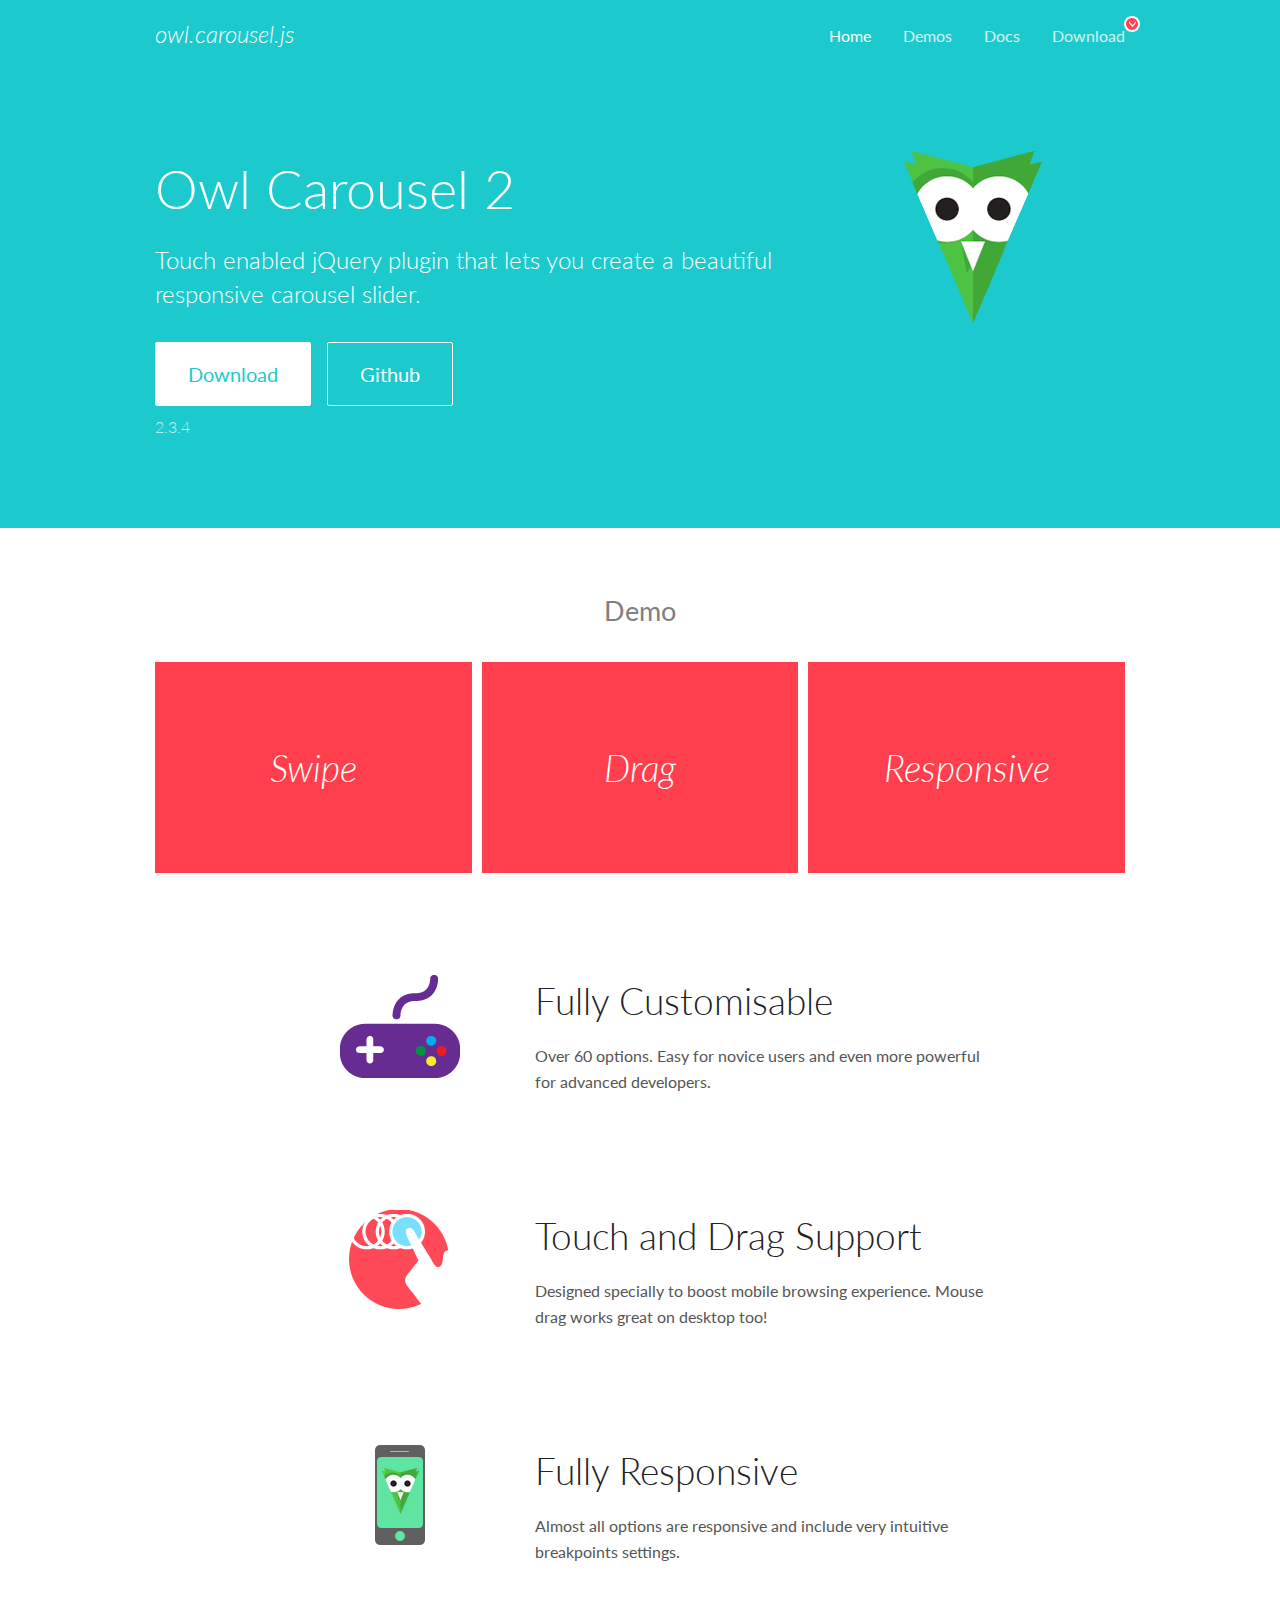
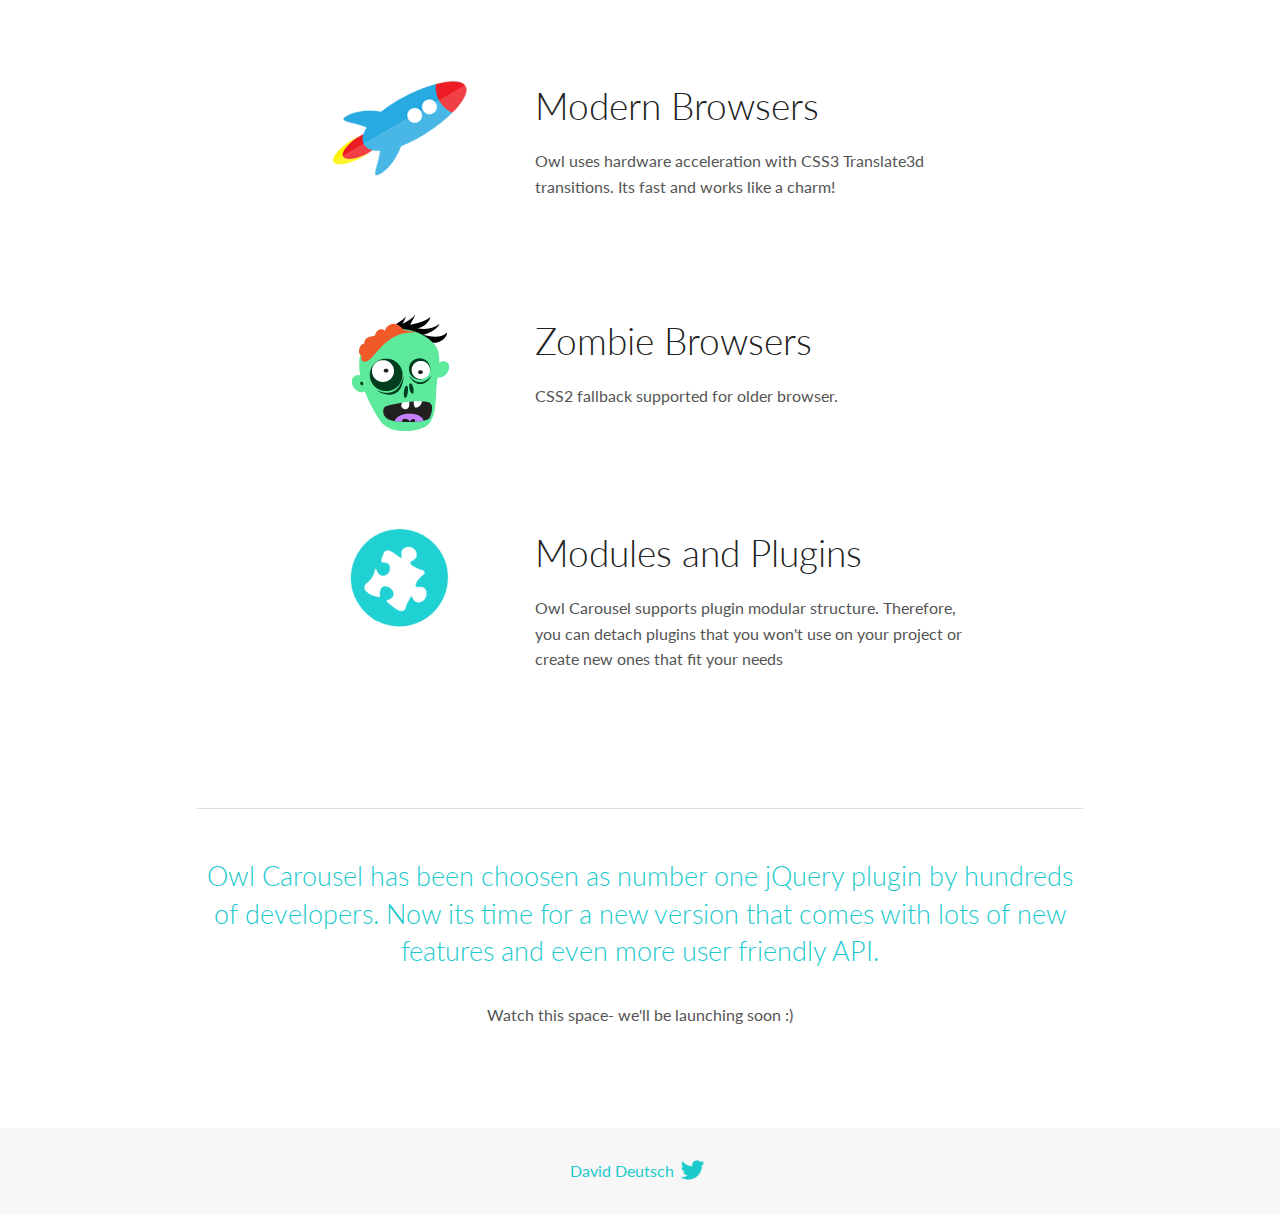
<file: App1 by jquery/OwlCarousel2-2.3.4/docs/index.html>
<!DOCTYPE html>
<html lang="en">
  <head>

    <!-- head -->
    <meta charset="utf-8">
    <meta name="msapplication-tap-highlight" content="no" />
    <meta name="viewport" content="width=device-width, initial-scale=1.0" />
    <meta name="description" content="Touch enabled jQuery plugin that lets you create beautiful responsive carousel slider.">
    <meta name="author" content="David Deutsch">
    <title>
      Home | Owl Carousel | 2.3.4
    </title>

    <!-- Stylesheets -->
    <link href='https://fonts.googleapis.com/css?family=Lato:300,400,700,400italic,300italic' rel='stylesheet' type='text/css'>
    <link rel="stylesheet" href="assets/css/docs.theme.min.css">

    <!-- Owl Stylesheets -->
    <link rel="stylesheet" href="assets/owlcarousel/assets/owl.carousel.min.css">
    <link rel="stylesheet" href="assets/owlcarousel/assets/owl.theme.default.min.css">

    <!-- HTML5 shim and Respond.js IE8 support of HTML5 elements and media queries -->

    <!--[if lt IE 9]>
      <script src="https://oss.maxcdn.com/libs/html5shiv/3.7.0/html5shiv.js"></script>
      <script src="https://oss.maxcdn.com/libs/respond.js/1.3.0/respond.min.js"></script>
    <![endif]-->

    <!-- Favicons -->
    <link rel="apple-touch-icon-precomposed" sizes="144x144" href="assets/ico/apple-touch-icon-144-precomposed.png">
    <link rel="shortcut icon" href="assets/ico/favicon.png">
    <link rel="shortcut icon" href="favicon.ico">

    <!-- Yeah i know js should not be in header. Its required for demos.-->

    <!-- javascript -->
    <script src="assets/vendors/jquery.min.js"></script>
    <script src="assets/owlcarousel/owl.carousel.js"></script>
  </head>
  <body>

    <!-- header -->
    <header class="header">
      <div class="row">
        <div class="large-12 columns">
          <div class="brand left">
            <h3>
              <a href="/OwlCarousel2/">owl.carousel.js</a> 
            </h3>
          </div>
          <a id="toggle-nav" class="right">
            <span></span> <span></span> <span></span> 
          </a> 
          <div class="nav-bar">
            <ul class="clearfix">
              <li class="active">
                <a href="/OwlCarousel2/index.html">Home</a> 
              </li>
              <li> <a href="/OwlCarousel2/demos/demos.html">Demos</a>  </li>
              <li> <a href="/OwlCarousel2/docs/started-welcome.html">Docs</a>  </li>
              <li>
                <a href="https://github.com/OwlCarousel2/OwlCarousel2/archive/2.3.4.zip">Download</a> 
                <span class="download"></span> 
              </li>
            </ul>
          </div>
        </div>
      </div>
    </header>

    <!-- home panel -->
    <section id="hero">
      <div class="row">
        <div class="large-8 medium-8 columns">
          <h1>Owl Carousel 2</h1>
          <h4>Touch enabled jQuery plugin that lets you create a beautiful responsive carousel slider.</h4>
          <a href="https://github.com/OwlCarousel2/OwlCarousel2/archive/2.3.4.zip" class="hero-button">Download</a> 
          <a href="https://github.com/OwlCarousel2/OwlCarousel2" class="hero-button outline">Github</a> 
          <p>2.3.4</p>
        </div>
        <div class="large-4 medium-4 columns">
          <img class="owl-logo" src="assets/img/owl-logo.png" alt="mr. Owl">
        </div>
      </div>
    </section>

    <!-- body -->
    <div class="home-demo">
      <div class="row">
        <div class="large-12 columns">
          <h3>Demo</h3>
          <div class="owl-carousel">
            <div class="item">
              <h2>Swipe</h2>
            </div>
            <div class="item">
              <h2>Drag</h2>
            </div>
            <div class="item">
              <h2>Responsive</h2>
            </div>
            <div class="item">
              <h2>CSS3</h2>
            </div>
            <div class="item">
              <h2>Fast</h2>
            </div>
            <div class="item">
              <h2>Easy</h2>
            </div>
            <div class="item">
              <h2>Free</h2>
            </div>
            <div class="item">
              <h2>Upgradable</h2>
            </div>
            <div class="item">
              <h2>Tons of options</h2>
            </div>
            <div class="item">
              <h2>Infinity</h2>
            </div>
            <div class="item">
              <h2>Auto Width</h2>
            </div>
          </div>
        </div>
      </div>
    </div>
    <script>
      var owl = $('.owl-carousel');
      owl.owlCarousel({
        margin: 10,
        loop: true,
        responsive: {
          0: {
            items: 1
          },
          600: {
            items: 2
          },
          1000: {
            items: 3
          }
        }
      })
    </script>

    <!-- features -->
    <div id="features">
      <div class="row">
        <div class="small-12 medium-9 small-centered columns">
          <section class="row feature">
            <div class="medium-4 small-12 columns">
              <img src="assets/img/feature-options.png" alt="">
            </div>
            <div class="medium-8 small-12 columns">
              <h2>Fully Customisable</h2>
              <p>Over 60 options. Easy for novice users and even more powerful for advanced developers.</p>
            </div>
          </section>
          <section class="row feature">
            <div class="medium-4 small-12 columns">
              <img src="assets/img/feature-drag.png" alt="">
            </div>
            <div class="medium-8 small-12 columns">
              <h2>Touch and Drag Support</h2>
              <p>Designed specially to boost mobile browsing experience. Mouse drag works great on desktop too!</p>
            </div>
          </section>
          <section class="row feature">
            <div class="medium-4 small-12 columns">
              <img src="assets/img/feature-responsive.png" alt="">
            </div>
            <div class="medium-8 small-12 columns">
              <h2>Fully Responsive</h2>
              <p>Almost all options are responsive and include very intuitive breakpoints settings.</p>
            </div>
          </section>
          <section class="row feature">
            <div class="medium-4 small-12 columns">
              <img src="assets/img/feature-modern.png" alt="">
            </div>
            <div class="medium-8 small-12 columns">
              <h2>Modern Browsers</h2>
              <p>Owl uses hardware acceleration with CSS3 Translate3d transitions. Its fast and works like a charm! </p>
            </div>
          </section>
          <section class="row feature">
            <div class="medium-4 small-12 columns">
              <img src="assets/img/feature-zombie.png" alt="">
            </div>
            <div class="medium-8 small-12 columns">
              <h2>Zombie Browsers</h2>
              <p>CSS2 fallback supported for older browser.</p>
            </div>
          </section>
          <section class="row feature">
            <div class="medium-4 small-12 columns">
              <img src="assets/img/feature-module.png" alt="">
            </div>
            <div class="medium-8 small-12 columns">
              <h2>Modules and Plugins</h2>
              <p>Owl Carousel supports plugin modular structure. Therefore, you can detach plugins that you won&#x27;t use on your project or create new ones that fit your needs</p>
            </div>
          </section>
        </div>
      </div>
    </div>

    <!-- footer -->
    <section id="teaser-text">
      <div class="row">
        <div class="small-12 medium-11 small-centered columns">
          <hr>
          <h3 id="owl-carousel-has-been-choosen-as-number-one-jquery-plugin-by-hundreds-of-developers-now-its-time-for-a-new-version-that-comes-with-lots-of-new-features-and-even-more-user-friendly-api-">Owl Carousel has been choosen as number one jQuery plugin by hundreds of developers. Now its time for a new version that comes with lots of new features and even more user friendly API.</h3>
          <p>Watch this space- we&#39;ll be launching soon :)</p>
        </div>
      </div>
    </section>

    <!-- footer -->
    <footer class="footer">
      <div class="row">
        <div class="large-12 columns">
          <h5>
            <a href="/OwlCarousel2/docs/support-contact.html">David Deutsch</a> 
            <a id="custom-tweet-button" href="https://twitter.com/share?url=https://github.com/OwlCarousel2/OwlCarousel2&text=Owl Carousel - This is so awesome! " target="_blank"></a> 
          </h5>
        </div>
      </div>
    </footer>

    <!-- vendors -->
    <script src="assets/vendors/highlight.js"></script>
    <script src="assets/js/app.js"></script>
  </body>
</html>
</file>
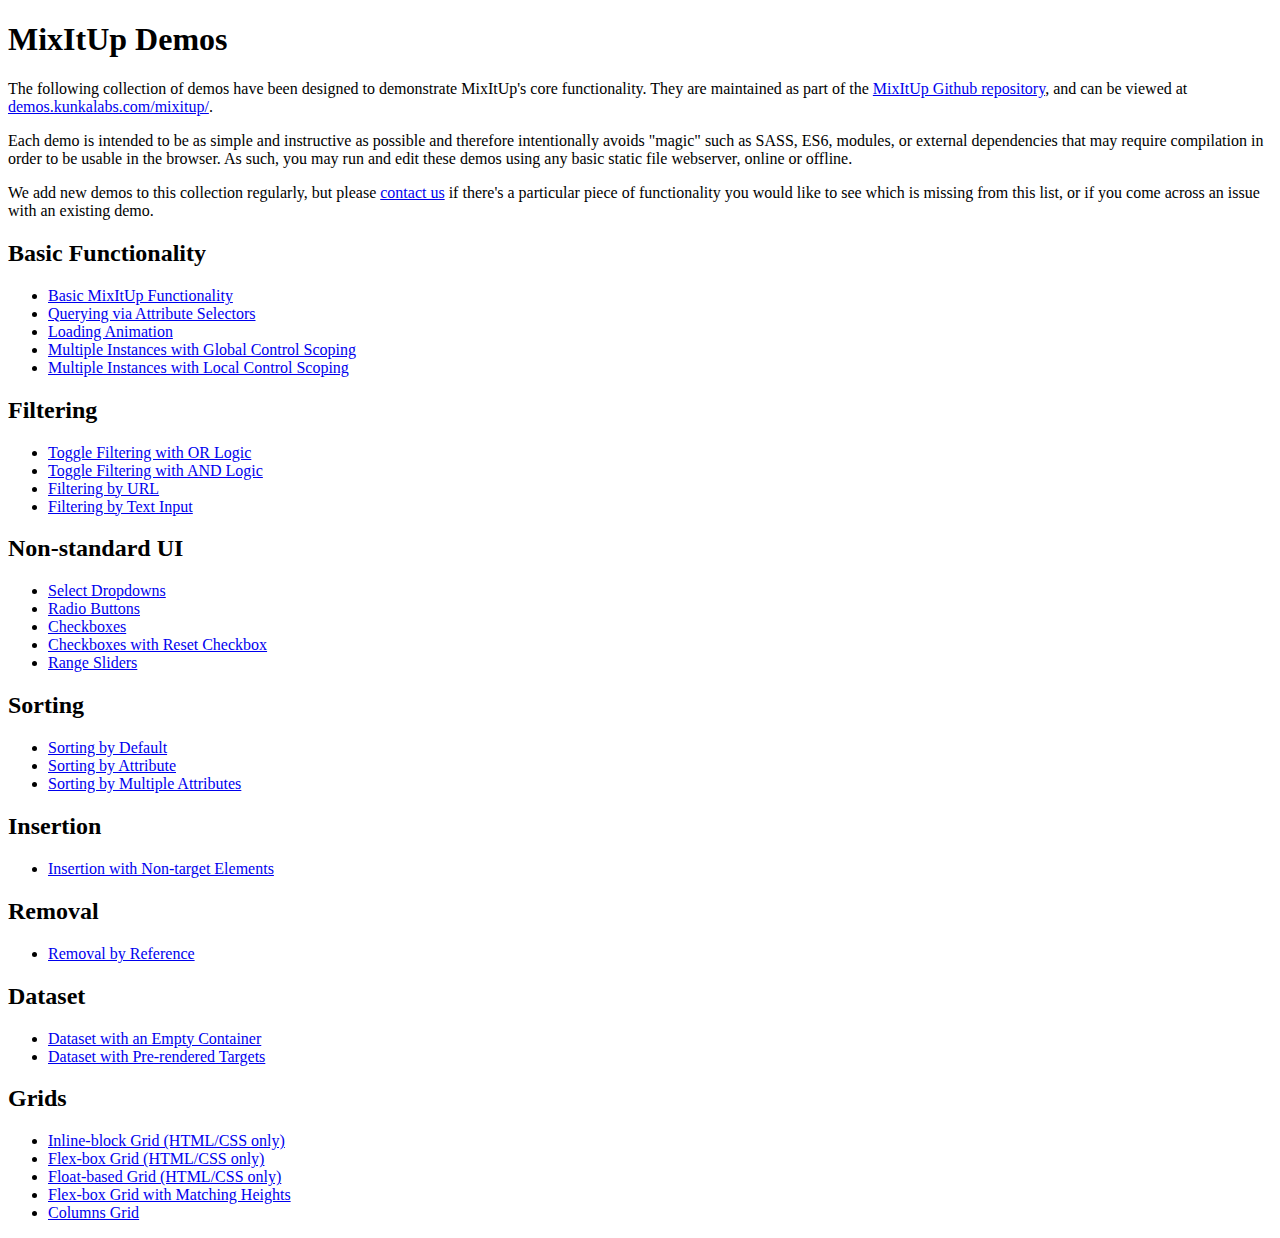
<file: Furniture Website/mixitup-3/demos/index.html>
<!DOCTYPE html>
<html>
    <head>
        <title>MixItUp Demos</title>
    </head>
    <body>
        <h1>MixItUp Demos</h1>

        <p>The following collection of demos have been designed to demonstrate MixItUp's core functionality. They are maintained as part of the <a href="https://github.com/patrickkunka/mixitup/tree/v3/demos">MixItUp Github repository</a>, and can be viewed at <a href="http://demos.kunkalabs.com/mixitup">demos.kunkalabs.com/mixitup/</a>.</p>

        <p>Each demo is intended to be as simple and instructive as possible and therefore intentionally avoids "magic" such as SASS, ES6, modules, or external dependencies that may require compilation in order to be usable in the browser. As such, you may run and edit these demos using any basic static file webserver, online or offline.</p>

        <p>We add new demos to this collection regularly, but please <a href="https://www.kunkalabs.com/contact-us/">contact us</a> if there's a particular piece of functionality you would like to see which is missing from this list, or if you come across an issue with an existing demo.</p>

        <h2>Basic Functionality</h2>

        <ul>
            <li><a href="./basic/">Basic MixItUp Functionality</a></li>
            <li><a href="./attribute-selectors/">Querying via Attribute Selectors</a></li>
            <li><a href="./loading-animation/">Loading Animation</a></li>
            <li><a href="./multiple-instances-global-control-scoping/">Multiple Instances with Global Control Scoping</a></li>
            <li><a href="./multiple-instances-local-control-scoping/">Multiple Instances with Local Control Scoping</a></li>
        </ul>

        <h2>Filtering</h2>

        <ul>
            <li><a href="./toggle-filtering-or-logic/">Toggle Filtering with OR Logic</a></li>
            <li><a href="./toggle-filtering-and-logic/">Toggle Filtering with AND Logic</a></li>
            <li><a href="./filtering-by-url/">Filtering by URL</a></li>
            <li><a href="./filtering-by-text-input/">Filtering by Text Input</a></li>
        </ul>

        <h2>Non-standard UI</h2>

        <ul>
            <li><a href="./select-dropdowns/">Select Dropdowns</a></li>
            <li><a href="./radio-buttons/">Radio Buttons</a></li>
            <li><a href="./checkboxes/">Checkboxes</a></li>
            <li><a href="./checkboxes-with-reset-checkbox/">Checkboxes with Reset Checkbox</a></li>
            <li><a href="./filtering-by-range/">Range Sliders</a></li>
        </ul>

        <h2>Sorting</h2>

        <ul>
            <li><a href="./sorting-by-default/">Sorting by Default</a></li>
            <li><a href="./sorting-by-attribute/">Sorting by Attribute</a></li>
            <li><a href="./sorting-by-multiple-attributes/">Sorting by Multiple Attributes</a></li>
        </ul>

        <h2>Insertion</h2>

        <ul>
            <li><a href="./insertion-non-target-elements/">Insertion with Non-target Elements</a></li>
        </ul>

        <h2>Removal</h2>

        <ul>
            <li><a href="./removal-by-reference/">Removal by Reference</a></li>
        </ul>

        <h2>Dataset</h2>

        <ul>
            <li><a href="./dataset-empty-container/">Dataset with an Empty Container</a></li>
            <li><a href="./dataset-pre-rendered-targets/">Dataset with Pre-rendered Targets</a></li>
        </ul>

        <h2>Grids</h2>

        <ul>
            <li><a href="./grid-inline-block/">Inline-block Grid (HTML/CSS only)</a></li>
            <li><a href="./grid-flex-box/">Flex-box Grid (HTML/CSS only)</a></li>
            <li><a href="./grid-floats/">Float-based Grid (HTML/CSS only)</a></li>
            <li><a href="./grid-flex-box-matching-heights/">Flex-box Grid with Matching Heights</a></li>
            <li><a href="./grid-columns/">Columns Grid</a></li>
        </ul>
    </body>
</html>
</file>
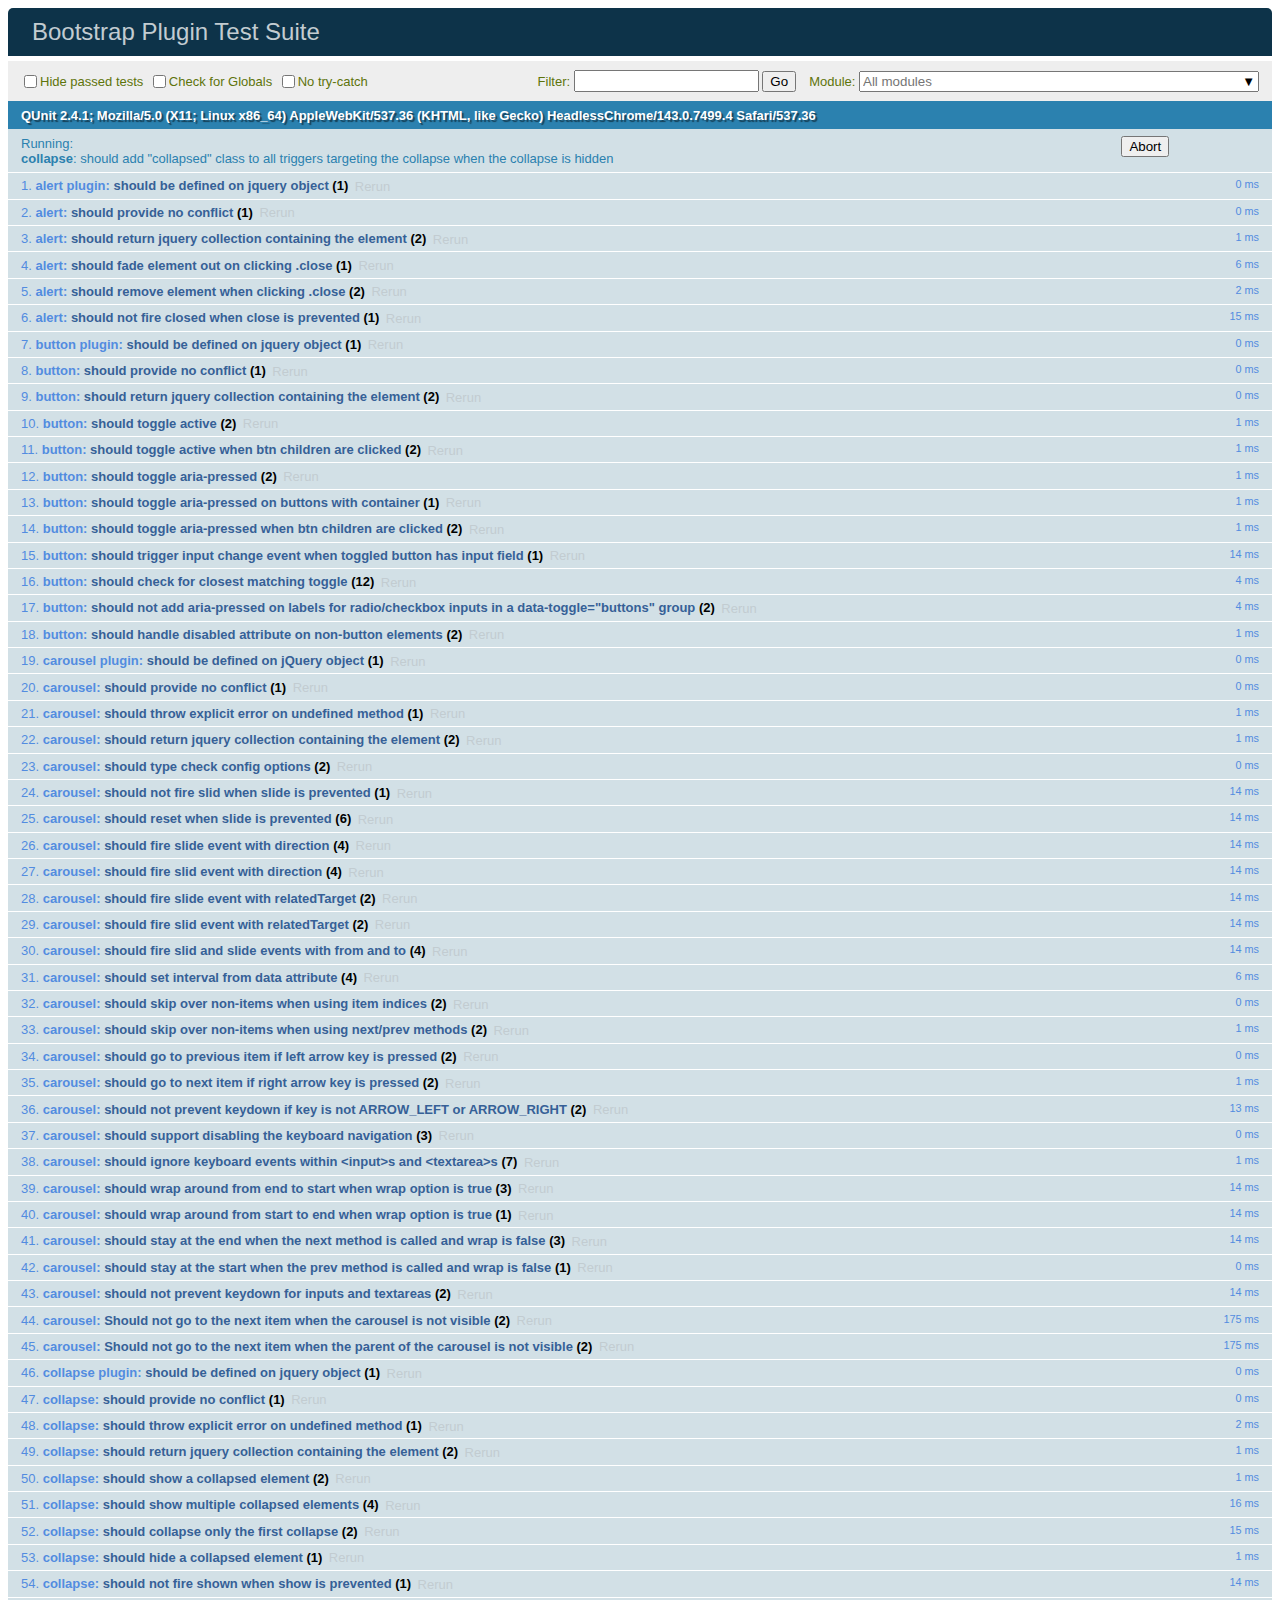
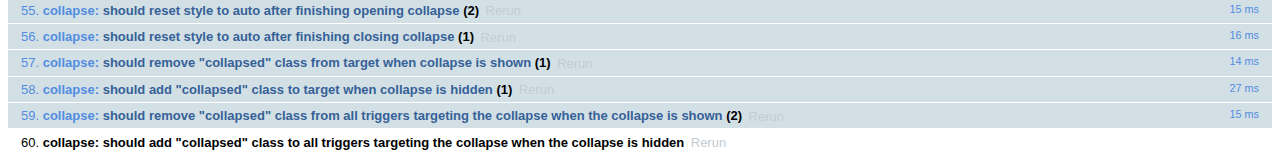
<file: Furniture Website/bootstrap-4.0.0/js/tests/index.html>
<!doctype html>
<html lang="en">
  <head>
    <meta charset="utf-8">
    <meta name="viewport" content="width=device-width, initial-scale=1, shrink-to-fit=no">
    <title>Bootstrap Plugin Test Suite</title>

    <!-- jQuery -->
    <script>
      (function () {
        var path = '../../assets/js/vendor/jquery-slim.min.js'
        // get jquery param from the query string.
        var jQueryVersion = location.search.match(/[?&]jquery=(.*?)(?=&|$)/)

        // If a version was specified, use that version from our vendor folder
        if (jQueryVersion) {
          path = 'vendor/jquery-' + jQueryVersion[1] + '.min.js'
        }
        document.write('<script src="' + path + '"><\/script>')
      }())
    </script>
    <script src="../../assets/js/vendor/popper.min.js"></script>

    <!-- QUnit -->
    <link rel="stylesheet" href="vendor/qunit.css" media="screen">
    <script src="vendor/qunit.js"></script>

    <script>
      // Disable jQuery event aliases to ensure we don't accidentally use any of them
      [
        'blur',
        'focus',
        'focusin',
        'focusout',
        'resize',
        'scroll',
        'click',
        'dblclick',
        'mousedown',
        'mouseup',
        'mousemove',
        'mouseover',
        'mouseout',
        'mouseenter',
        'mouseleave',
        'change',
        'select',
        'submit',
        'keydown',
        'keypress',
        'keyup',
        'contextmenu'
      ].forEach(function(eventAlias) {
        $.fn[eventAlias] = function() {
          throw new Error('Using the ".' + eventAlias + '()" method is not allowed, so that Bootstrap can be compatible with custom jQuery builds which exclude the "event aliases" module that defines said method. See https://github.com/twbs/bootstrap/blob/master/CONTRIBUTING.md#js')
        }
      })

      // Require assert.expect in each test
      QUnit.config.requireExpects = true

      // See https://github.com/axemclion/grunt-saucelabs#test-result-details-with-qunit
      var log = []
      var testName

      QUnit.done(function(testResults) {
        var tests = []
        for (var i = 0; i < log.length; i++) {
          var details = log[i]
          tests.push({
            name: details.name,
            result: details.result,
            expected: details.expected,
            actual: details.actual,
            source: details.source
          })
        }
        testResults.tests = tests

        window.global_test_results = testResults
      })

      QUnit.testStart(function(testDetails) {
        QUnit.log(function(details) {
          if (!details.result) {
            details.name = testDetails.name
            log.push(details)
          }
        })
      })

      // Display fixture on-screen on iOS to avoid false positives
      // See https://github.com/twbs/bootstrap/pull/15955
      if (/iPhone|iPad|iPod/.test(navigator.userAgent)) {
        QUnit.begin(function() {
          $('#qunit-fixture').css({ top: 0, left: 0 })
        })

        QUnit.done(function() {
          $('#qunit-fixture').css({ top: '', left: '' })
        })
      }
    </script>

    <!-- Transpiled Plugins -->
    <script src="../dist/util.js"></script>
    <script src="../dist/alert.js"></script>
    <script src="../dist/button.js"></script>
    <script src="../dist/carousel.js"></script>
    <script src="../dist/collapse.js"></script>
    <script src="../dist/dropdown.js"></script>
    <script src="../dist/modal.js"></script>
    <script src="../dist/scrollspy.js"></script>
    <script src="../dist/tab.js"></script>
    <script src="../dist/tooltip.js"></script>
    <script src="../dist/popover.js"></script>

    <!-- Unit Tests -->
    <script src="unit/alert.js"></script>
    <script src="unit/button.js"></script>
    <script src="unit/carousel.js"></script>
    <script src="unit/collapse.js"></script>
    <script src="unit/dropdown.js"></script>
    <script src="unit/modal.js"></script>
    <script src="unit/scrollspy.js"></script>
    <script src="unit/tab.js"></script>
    <script src="unit/tooltip.js"></script>
    <script src="unit/popover.js"></script>
    <script src="unit/util.js"></script>
  </head>
  <body>
    <div id="qunit-container">
      <div id="qunit"></div>
      <div id="qunit-fixture"></div>
    </div>
  </body>
</html>
</file>
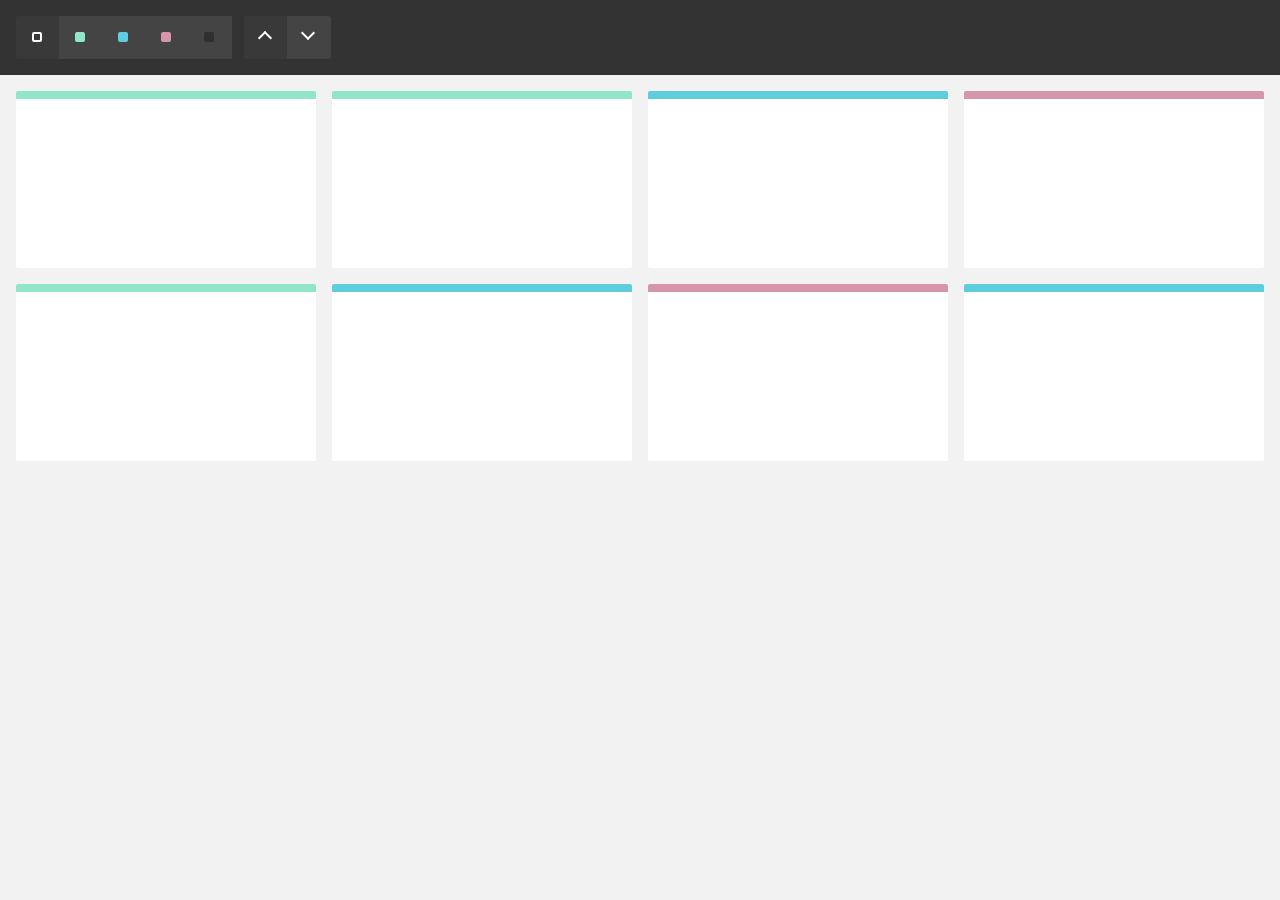
<file: Furniture Website/mixitup-3/demos/attribute-selectors/index.html>
<!DOCTYPE html>
<html>
    <head>
        <meta name="viewport" content="width=device-width, initial-scale=1">

        <link href="../reset.css" rel="stylesheet"/>
        <link href="./style.css" rel="stylesheet"/>

        <title>MixItUp Demo - Querying via Attribute Selectors</title>
    </head>
    <body>
        <div class="controls">
            <button type="button" class="control" data-filter="all">All</button>
            <button type="button" class="control" data-filter=".green">Green</button>
            <button type="button" class="control" data-filter=".blue">Blue</button>
            <button type="button" class="control" data-filter=".pink">Pink</button>
            <button type="button" class="control" data-filter="none">None</button>

            <button type="button" class="control" data-sort="default:asc">Asc</button>
            <button type="button" class="control" data-sort="default:desc">Desc</button>
        </div>

        <div class="container" data-ref="mixitup-container">
            <div class="item green" data-ref="mixitup-target"></div>
            <div class="item green" data-ref="mixitup-target"></div>
            <div class="item blue" data-ref="mixitup-target"></div>
            <div class="item pink" data-ref="mixitup-target"></div>
            <div class="item green" data-ref="mixitup-target"></div>
            <div class="item blue" data-ref="mixitup-target"></div>
            <div class="item pink" data-ref="mixitup-target"></div>
            <div class="item blue" data-ref="mixitup-target"></div>

            <div class="gap"></div>
            <div class="gap"></div>
            <div class="gap"></div>
        </div>

        <script src="../mixitup.min.js"></script>

        <script>
            var containerEl = document.querySelector('[data-ref~="mixitup-container"]');

            var mixer = mixitup(containerEl, {
                selectors: {
                    target: '[data-ref~="mixitup-target"]'
                }
            });
        </script>
    </body>
</html>
</file>
<file: App/css/style.css>
body
{
    font-family: 'simonetta', cursive;
    
    
}
.transparent
{
    background-color: rgba(0,0,0,0.7);
}
#banner img
{
    padding: 100px;
}
.max-viewport
{
    min-height: 100vh;
}

.viewport-50
{
    min-height: 50vh;
}
.download
{
    background: linear-gradient(to left ,rgba(0,0,255, 0.3),rgba(0,0,0,0.9));
    background: url(../images/back.jpeg);
    background-size: cover;
    background-repeat: no-repeat;
    background-attachment: fixed;
    background-position: center;

}
#team img
{
    margin-top: -100px;
}
#team .card
{
    background-color: whitesmoke;
}
#team .card:hover
{
    background-color: darkgray;
    color: whitesmoke;
}
#lower-banner
{
    background: linear-gradient(to left ,rgba(0,0,255, 0.3),rgba(0,0,0,0.9));
    background: url(../images/background3.jpeg);
    background-size: cover;
    background-repeat: no-repeat;
    background-attachment: fixed;
    background-position: center;

}
</file>
<file: App1 by jquery/css/style.css>
*
{
    box-sizing: border-box;
}

body
{
    margin: 0;
    padding: 0;
    font-family: 'Raleway', sans-serif;
    
}
.container
{
    width: 1200px;
    margin: 0 auto;
}
.row
{
    display: flex;
}

/* Start nav */
nav
{
    padding: 10px 0;
    position: fixed;
    top: 0;
    left: 0;
    right: 0;
    z-index:9999;
    transition: 0.5s;
}
nav .logo
{
    flex: 25%;
    max-width: 25%;
    display: flex;
    align-items: center;
    justify-content: center;
}
nav .logo img
{
    width: 100px;
    
}
nav .logo h3
{
    display: inline-block;
    margin: 0;
    letter-spacing: 1px;
    font-size: 32px;
    text-transform: capitalize;
    color: #FFF;
}
nav .list
{
    flex: 75%;
    max-width: 75%;
    display: flex;
    align-items: center;
    justify-content: center;
  
    
}

nav .list ul li 
{
    display: inline-block;
}
nav .list ul li a
{
    color: #FFF;
    text-decoration: none;
    text-transform: capitalize;
    padding:10px;
    font-size: 16px;
    position: relative;
    font-weight: 700;


    
}

nav .list ul li a::before
{
    content: "";
    position: absolute;
    top: 0px;
    left: 0;
    right: 0;
    width: 100%;
    height: 100%;
    border-top: 1px solid #0078FE;
    border-bottom:1px solid #0078FE;
    transform: scaleY(2);
    transition: 0.5s;
    opacity: 0;
}
nav .list ul li a:hover::before
{
    opacity: 1;
    transform:scaleY(1.2);
}
nav .list ul li a::after
{
    content: "";
    position: absolute;
    top: 0px;
    left: 0;
    right: 0;
    width: 100%;
    height: 100%;
    background-color: #0078FE;
    z-index: -1;
    transform: scale(0);
    transition: 0.5s;
}
nav .list ul li a:hover::after
{
    transform: scale(1);
    color: #FFF;

}


nav .list ul li:last-of-type
{
    background: #0078FE;
    color: #FFF;
    padding: 10px 25px;
    border-radius: 50px;
    text-transform: capitalize;
    font-size: 15px;
    letter-spacing: 1px;
    font-weight: 900;
    transition: 0.4s;
    border: 2px solid transparent;
    cursor: pointer;
    margin-left: 30px;
}
nav .list ul li:last-of-type:hover
{
    background: none;
    border: 2px solid #0078FE;
    color: FFF;
}

/*End nav */

/* Start header */

.header
{
    background-image: url(../images/header.jpg);
    background-size: cover;
    background-repeat: no-repeat;
    background-position: center;
    background-attachment: fixed;
    position: relative;
}


.header .info
{
    position: absolute;
    top: 25%;
    left: 35%;
    color: #FFF;
    text-transform: uppercase;

}
.header .info h2
{
    line-height: 70px;
    font-size: 50px;
    letter-spacing: 2px;
    margin: 0;

}
.header .info h2 span:first-of-type
{
    margin-left: 80px;
}
.header .info h2 span:last-of-type
{
    color: #0078FE;
}
.header .info p
{
    font-size: 18px;
    font-weight: 900;
    color:#bbb;
    margin-left: 20px;
}

.header .info .play-btn
{
   width: 90px;
   height: 90px;
   background-color: #FFF;
   display: block;
   margin: 0 auto;
   border-radius: 50%;
   position: relative;
   background:radial-gradient(#0078FE 50% , rgba(5, 5, 5, 0.8) 52%);
   overflow:hidden;
}

.header .info .play-btn::before
{
    position: absolute;
    content: "";
    width: 120px;
    height: 120px;
    top: -15px;
    left:-15px;
    border: 2px solid #666;
    border-radius: 50%;
    animation: pulse 1.5s infinite;
}
@keyframes pulse
{
    0%{
        transform:scale(0.6,0.6);
    }

    100%
    {
        transform:scale(1,1);
    }

}

.header .info .play-btn::after
{
    position: absolute;
    content: "";
    top: 40%;
    left: 45%;
    border-left: 15px solid #FFF;
    border-top: 10px solid transparent;
    border-bottom:10px solid transparent;
    transition: 0.5s;
}

.header .info .play-btn:hover::after
{
    transform: scale(20);
    border-left: 15px solid #0078FE;
    z-index: 100;


}
.header .info .play-btn:hover::before
{
    position: absolute;
    content: "";
    top: 40%;
    left: 45%;
    border: none;
    border-left: 15px solid #FFF;
    border-top: 10px solid transparent;
    border-bottom:10px solid transparent;
    width: 0;
    height: 0;
    animation: none;
    z-index: 101;
    border-radius: 0;


}

.header .info .about-btn
{
    display: block;
    margin: 45px auto;
    text-decoration: none;
    color:#FFF;
    border: 2px solid #0078FE;
    border-radius: 50px;
    padding: 15px 30px;
    width: 250px;
    text-align: center;
    transition: 0.3s;
    font-weight: 800;
    letter-spacing: 1.5px;
    text-transform: capitalize;
    
}

.header .info .about-btn:hover
{
    background-color: #0078FE; 

}

/* End header */


/* Start About*/
.about
{
    background-image: url(../images/about.jpg);
    background-size: cover;
    background-position: center;
    background-attachment: fixed;
    height: 300px;
    position: relative;
    color: #FFF;

}

.about .overlay
{
    background-color: rgba(0, 0, 0, 0.8);
}

.about .box-about
{
    flex: 50%;
    max-width: 50%;
    padding: 0 15px;
}

.about .small-box
{
    flex: 25%;
    max-width: 25%;
    padding: 0 15px;
}

.about h3{
    font-size: 32px;
    text-transform: capitalize;
}
.about p
{
    font-size: 14px;
    line-height: 27px;
}
/* End About */

/* Start clients*/
.clients
{
    margin-top: 70px;
}

.clients .box
{
    flex: 33.333%;
    max-width: 33.33%;
    padding: 0 15px;
    margin-top: 30px;
    position: relative;
    overflow: hidden;
    cursor: pointer;
}

.clients .box img
{
    width: 100%;
    height: 246px;
}

.clients .box .info
{
    position: absolute;
    bottom:-45px;
    left: 0;
    right: 0;
    background-color: rgba(0, 0, 0, 0.7);
    text-align: center;
    color:#FFF;
    margin: 0 15px;
    padding: 10px 0 20px;
    transition:0.5s;
    
}
.clients .box:hover .info
{

    bottom: 0;
}

.clients .box .info h3
{
    font-size: 26px;
    margin: 10px;
}
.clients .box .info p
{
   
    font-style: italic;
}
.clients .box .info a
{
    color: #FFF;
    font-size: 23px;
    padding: 6px;
}

/* End Clients */

/* Start testimonials */

.testimonials
{
    
    background-color: #f6f7fD;
    padding: 50px;
    margin-top: 70px;
    text-align: center;
}

.testimonials .buttons
{
    text-align: center;
} 
.testimonials .buttons .btn
{
    color: #FFF;
    background-color: #0E184D;
    text-decoration: none;
    padding: 10px 50px;
    border-radius:50px;
    text-transform: capitalize;
    letter-spacing: 1px;
}
.testimonials .buttons .active
{
    background-color: #0078FE;
}
.testimonials h3
{
    font-style: italic;
    font-size: 15px;
    color: #666666;
    margin: 40px 100px;
    line-height: 25px;
}

.testimonials .stuff
{
    margin: 0 auto;
    padding: 15px;
}
.testimonials .stuff .item
{
    border-bottom: 1px solid #666666;
    margin:0 200px 0 200px;
    justify-content: center;
    align-items: center;
    margin-top:50px;


}
.testimonials .stuff .time 
{
    flex: 17%;
    max-width: 17%;
    font-weight: bold;
    font-size: 18px;
    color: #666;
    

}
.testimonials .stuff .info
{
    flex: 83%;
    max-width: 83%;
    text-align: left;
    margin-left: 70px;


}
.testimonials .stuff .info img
{
    width: 70px;
    height: 70px;
    border-radius: 100px;
    float: left;
    margin-right: 20px;
    
}
.testimonials .stuff .info h3
{
    margin: 10px;
    color: #0E184D;
    font-size: 30px;
}

.testimonials .stuff .info p
{
    font-style: italic;
    color: #666;
    font-size: 17px;
    
}


/* End testimonials */


/* Start product */
.products
{
    margin-top: 70px;

}
.products .map
{
    flex: 50%;
    max-width: 50%;
   

}
.products .map iframe
{
    height: 450px;
    width: 100%;
}

.products .info
{
    flex: 50%;
    max-width: 50%;
    position: relative;
    display: flex;
    justify-content: center;
    align-items: center;
}
.products .info img
{
    width: 100%;
}


.products .info .speech
{
   position: absolute;
    color: #FFF;
    padding: 10px 70px;
}
.products .info .speech h2
{
    font-size: 50px;
    text-transform: capitalize;
    margin: 0;
}
.products .info .speech p
{
    line-height: 27px;
    font-style: italic;
}

.products .box
{
    flex: 25%;
    max-width: 25%;
    height: 250px;
    overflow: hidden;
    
}
.products .box:not(:last-of-type)
{
    padding: 4px 4px 0 0;

}
.products .box:hover img
{
    transform: scale(1.1);
}
.products .box img
{
    width: 100%;
    height: 100%;
    transition: 0.5s;
    
}
.products a .venobox
{
    height: 250px;
}
/* End product */

/* Start blogs */

.blogs
{
    background-color: #f6f7fD;
    margin-top: 70px;
    padding: 50px 0;
}
.blogs .table
{
    flex: 33.333%;
    max-width: 33.333%;
    padding: 0 15px;
    cursor: pointer;
    
}

.blogs .table .image
{
    height: 270px;
    overflow: hidden;
}
.blogs .table:hover .image img
{
    transform: scale(1.1);
}
.blogs .table .image img
{
    width: 100%;
    height: 100%;
    transition:0.5s;

}
.blogs .table .info 
{
  margin: 30px 0 30px 30px;
}
.blogs .table .info h4
{
    font-size: 30px;
    font-weight: 800px;
    text-transform: uppercase;
    margin: 0;
}
.blogs .table .info .star
{
    margin: 10px 0;
}
.blogs .table .info .star i
{
    color:rgb(231, 231, 1)
}
.blogs .table .info p
{
    font-style: italic;
    font-size: 18px;
    font-weight: 600;
    color: #666;
}
/* End blogs */

/* Start gallary */

.gallary
{
    margin-top: 70px;
    padding: 30px 70px;
    overflow: hidden;
}
.gallary .owl-stage-outer
{
    overflow:visible;
}
.gallary .owl-item
{
    height: 220px;   
    border-left: 4px solid #FFF;
}
.gallary .center
{
    border: 6px solid #0078FE;
    padding: 4px;
    box-sizing: content-box;
    margin: -10px;
    z-index: 1;
    background-color: #FFF;
}
.gallary .owl-item img
{
    height: 100%;
}

.gallary .owl-dots
{
   text-align: center;
   margin-top: 25px;
  

}

.gallary .owl-dots .owl-dot
{
    width: 12px;
    height: 12px;
    border-radius: 50%;
    background-color: rgb(185, 173, 173);
    margin: 15px 5px;
    display: inline-block;
    outline: none;
}

.gallary .owl-dots .active
{
    background-color: #0078FE;
}

/* End gallary */


/* Start sponsors */

.sponsors
{
    margin-top: 70px;
    padding: 60px 0;
    background-color: #f6f7fD;
}

.sponsors .box
{
    flex: 25%;
    max-width: 25%;
    background-color: #FEFEFB;
    border: 1px solid #ddd;
    display: flex;
    justify-content: center;
    align-items: center;
    padding: 10px;
    overflow:hidden;
    cursor: pointer;
}
.sponsors .box img
{
    width: 160px;
    height: 150px;
    filter: grayscale(1);
    transition: 0.5s;
}
.sponsors .box:hover img
{
    transform: scale(1.1);
    filter: grayscale(0);
}

/* End sponsors */


/* Start F.A.Q */

.faq
{
    margin-top: 70px;
}

.faq .content
{
    display: flex;
    justify-content: center;
    align-items: center;

}
.faq .content .list
{
    width: 70%;
    
}
.faq .content .list li
{
    border-bottom: 1px solid #666;
    padding: 10px 0;

}

.faq .content .list ul i
{
    float: right;
    margin: -43px 0;
    font-size: 23px;
}

.faq .content .list ul p
{
    color:#999;
    font-style: italic;
    line-height: 25px;
    display: none;
}

/* End F.A.Q */


/* Start back */

.back
{
    background-image: url(../images/back.jpg);
    background-size: cover;
    height: 300px;
    background-attachment: fixed;
    background-repeat: no-repeat;
    position: relative;
    margin-top: 50px;

}

.back .heading
{
    position: absolute;
    left: 25%;
    top: 28%;
    

}
.back .heading h2
{
    color:#FFF
}
.back .heading p
{
    color:#FFF;
    text-transform: capitalize;
    letter-spacing: 1.5px;
}
.back .info
{
    position: absolute;
    bottom: 50px;
    left: 15%;
}

.back .info input
{
    width: 920px;
    padding: 10px 20px;
    border-radius: 50px;
    outline: none;
    font-weight: bold;
    font-size: 17px;
    border: none;
}
.back .info button
{
    background-color:#0078FE;
    color: #FFF;
    padding: 10px 30px;
    border-radius: 50px;
    outline: none;
    border: none;
    font-size: 18px;
    text-transform: capitalize;
    letter-spacing: 1.5px;
}
/* End back */


/* Start price */
.price
{
    margin-top: 70px;
    background-color: #eaecfb;
    padding: 100px;
}

.price .table
{
    flex: 33.3333%;
    max-width: 33.333%;
    margin: 0 15px;
    background-color: #FFF;
    padding: 0 20px;

}

.price .table .item
{
    text-align: center;
    border-bottom: 1px solid #999;
    padding: 25px 0;
}
.price .table .item h5
{
    color: #bbb;
    text-transform: uppercase;
    font-size: 19px;
    margin: 0;
}
.price .table .item span
{
    font-size: 50px;
    display: block;
    margin-top: 10px;
    font-weight: 500;

}
.price .table .info
{
    border-bottom: 1px solid #999;
}
.price .table .info li
{
    color: #666666;
    text-transform: capitalize;
    font-weight: 600;
    margin-top: 15px;

}
.price .table .info li span
{
    color: #999;
}
.price .table .info li i 
{
    margin: 0 25px;
    font-size: 20px;
    color: #000;
}

.price .table .info li .fa-times
{
    color:#999
}

.price .table .btn
{
    padding: 30px;
    text-align: center;
}


.price .table .btn button
{
    padding: 10px 50px;
    background-color: #0078FE;
    color: #FFF;
    outline: none;
    border: 2px solid transparent;
    border-radius: 50px;
    font-size: 20px;
    letter-spacing: 1.5px;
    transition:0.3s;

}
.price .table .btn button:hover
{
    cursor: pointer;
    border: 2px solid #0078FE;
    color: #0078FE;
    background: none;
}

/* End price */


/* Start contact */

.contact
{
    margin-top: 60px;
    padding: 50px;
}

.contact .box
{
    flex: 33.333%;
    max-width: 33.333%;
    margin: 30px 0;
    text-align: center;
}

.contact .box:not(:last-of-type)
{
    border-right: 1px solid #666;
}
.contact .box h3
{
    text-transform: uppercase;
    font-size: 22px;
}

.contact .box p
{
    color: rgb(141, 123, 123);
    font-size: 16px;
    font-weight: 600;
}


.contact form 
{
    margin-top: 50px;
}

.contact form input:first-of-type
{
    width: 50%;
    height: 40px;
    outline: none;
    font-size: 16px;
    font-weight: 700;
}
.contact form input:nth-of-type(2)
{
    float: right;
    width: 49%;
    height: 40px;
    margin-left: 10px;
    outline: none;
    font-size: 16px;
    font-weight: 700;
}

.contact form input:nth-of-type(3)
{
    
    width: 100%;
    height: 40px;
    margin: 30px 0;
    outline: none;
    font-size: 16px;
    font-weight: 700;
}


.contact form textarea
{
    width: 100%;
    height: 100px;
    margin-bottom: 30px;
    font-size: 16px;
    font-weight: 700;
}

.contact form button
{
    display: block;
    margin: 0 auto;
    padding: 15px 30px;
    color: #FFF;
    background-color: #0078FE;
    outline: none;
    border: 2px solid transparent;
    border-radius: 50px;
    font-size: 16px;
    letter-spacing: 1.5px;
    cursor: pointer;
    transition:0.5s;
    font-weight: 700;
}
.contact form button:hover
{
    border: 2px solid #0078FE;
    background: none;
    color:#0078FE


}
/* End contact */

/* Start Footer */
footer
{
    margin-top: 70px;
    background-color: #040919;
    height: 500px;
}
footer .box , footer .content
{
   
    flex: 25%;
    max-width: 25%;
    padding: 50px 0;
   

}
footer .box .info
{
    display: flex;
   margin-left: 20px;

}
footer .box .info img
{
    width: 30%;
}
footer .box .info h3
{
    color: #FFF;
    text-transform: uppercase;
    font-weight: bold;
}
footer .box p
{
    color:#999;
    margin-left: 40px;
    line-height: 27px;
    letter-spacing: 1.2px;
}
footer .content
{
    margin-left: 50px;
}
footer .content h3
{
    color: #FFF;
    text-transform: uppercase;
    letter-spacing: 1.5px;
    border-bottom: 2px solid #0078FE;
    padding-bottom: 12px;
}
footer .content .list li
{
    position: relative;
    border-bottom: 1px solid #666;
}
footer .content .list li i
{
    position: absolute;
    left: 0;
    top: 16px;
    color:#0078FE
}
footer .content li a
{
    text-decoration: none;
    color:#FFF;
    padding: 14px 0;
    display: block;
    margin-left: 20px;
}

footer .content  p
{
    color: #999;
    line-height: 30px;
    font-size: 18px;
    font-weight: 600;
    
}
footer .content  p span
{
    font-weight: bold;
}
footer .content  .moh1
{
    color: #FFF;
    margin-left: 10px;
    font-size: 17px;
    width: 35px;
    height: 35px;
    background-color: rgb(93, 91, 91);
    border-radius: 50%;
    padding-left:10px;
    padding-top: 10px;
    
}
 

/* End Footer */


/* Start Copy */
.copy
{
    background-color: #666;
    height:100px;
    text-align: center;
    margin-top:-20px;
    padding: 10px;
}

.copy p
{
    color: #FFF;
    text-transform: uppercase;
    letter-spacing: 1px;
    font-weight: bold;
    font-size: 18px;
}
.copy p span
{
    font-weight: 900;
    color:rgb(5, 5, 156);
}

/* End Copy */
.up
{
    position: fixed;
    bottom: 20px;
    right: 20px;
    width: 35px;
    height: 35px;
    border-radius:10px;
    border: none;
    background: #0078FE;
    outline: none;
    cursor: pointer; 
    display: none;
}
.up i
{
    font-size: 18px;
    color: #FFF;
    
}


/* Start framework */

ul
{
    list-style:none;
    padding: 0;
}
.overlay
{
    position: absolute;
    top: 0;
    left: 0;
    right: 0;
    bottom: 0;
    background-color: rgba(6, 12,34, 0.7);

}

.display-table
{
    position: absolute;
    width: 100%;
    height: 100%;
    display: table;
    
}

.table-cell
{
    display: table-cell;
    vertical-align: middle;
    position: absolute;
    left: 100px;
    margin-top: 50px;
}
.heading
{
    text-align:center;
    margin-bottom: 50px;

}
.heading h2
{
    text-transform: uppercase;
    font-size: 37px;
    margin: 0;
    font-weight: 800;
    color: #0E184D;
}

.heading p
{
    font-size: 20px;
    color: #999;
    margin: 10px;
    font-weight: 500;
}

.heading span
{
    width: 50px;
    height: 3px;
    background-color: #0078FE;
    display: block;
    margin: 0px auto;

}

/* End framework */
</file>
<file: App2 by jquery/css/style.css>
*
{
    box-sizing: border-box;
}
body
{
    border: 0px;
    margin: 0px;
    background-color: #051024;
    font-family: 'Raleway', sans-serif;
    color: #fff;
    overflow: hidden;

}
.container
{
    width: 1200px;
    margin: 0px auto;
}
.row
{
    display: flex;
    margin-bottom: 70px;
}

.main-btn
{
    border: 1px solid #ff275E;
    padding: 12px 25px;
    color: #ff275E;
    font-size: 12px;
    border-radius: 50px;
    outline: none;
    cursor: pointer;
    /*background: radial-gradient(circle, rgba(199,44,106,1) 0%, rgba(78,61,205,1) 100%);*/
    background: none;
    transition: 0.2s;
    display: block;
    letter-spacing: 1px;
    text-transform: uppercase;
    font-weight: bold;
    text-align: center;

    
}
.m-auto
{
    margin: 0px auto;
}
.main-btn:hover
{
    color: #fff;

    background: radial-gradient(circle, rgba(199,44,106,1) 0%, rgba(78,61,205,1) 100%);

}
.active-btn
{
    color: #fff;
    background: radial-gradient(circle, rgba(199,44,106,1) 0%, rgba(78,61,205,1) 100%);
}
/* Start nav */

nav
{
    
    position: fixed;
    top: 0;
    left: 0;
    right: 0;
    z-index: 999;
    transition: 0.5s;
    padding: 25px 0;

}
nav .logo
{
    flex: 15%;
    max-width: 15%;
    text-align: center;
}
nav .logo img
{
    width: 80px;
    
    
}
nav .list
{
    flex: 70%;
    max-width: 70%;
   
    
}
nav .list ul {
    list-style: none;
    text-align: center;
    
}

nav .list ul li
{
    display: inline-block;
   
}
nav .list ul li:not(:last-of-type)
{
    margin-right: 10px;
}
 .list ul li a
{
    text-decoration: none;
    color: aliceblue;
    padding: 10px;
    text-transform: capitalize;
    font-size: 17px;
    transition: 0.2s;
    position: relative;
}

.list ul li a::before{
    position: absolute;
    content: "";
    bottom: 0px;
    left: 0px;
    height: 3px;
    width: 0;
    background-color: #5841E5;
    transition: 0.5s;
}
.list ul li a::after{
    position: absolute;
    content: "";
    bottom: 0px;
    right: 0px;
    height: 3px;
    width: 0;
    background-color: #E52A70;
    transition: 0.5s;
}
.list ul li:hover a::before{
    width: 50%;
    transform: translateX(100%);
}

.list ul li:hover a::after{
    width: 50%;
    transform: translateX(-100%);
}

.list ul li .active,
.list ul li a:hover{
    color: #ff275E;
}


nav .icons
{
    flex: 15%;
    max-width: 15%;
    margin: 15px 0;
    
}
nav .icons i 
{
    color: #fff;
    margin-right: 15px;
    font-size: 17px;
    
    
}

/* End nav */


/* Start header */
.header
{
    background-image: url(../images/11.jpg);
    background-size: cover;
    background-position: center;
    position: relative;
    
    
}
.overlay
{
    position: absolute;
    top: 0;
    left: 0;
    bottom: 0;
    right: 0;
    width: 100%;
    height: 100%;
    background-color: rgba(0,0,0,0.7);
    
}
.header .info
{
    position: absolute;
    top: 40%;
}
.header .info span
{
    text-transform: uppercase;
    font-weight: 800;
    
}
.header .info h2
{
    color: #E52A70;
    font-size:65px;
    font-weight: bold;
    margin: 8px 0;
    
}
.header .info p:first-of-type
{
    font-size: 18px;
    font-weight: 800;
    text-transform: uppercase;
    letter-spacing: 3px;
}
.header .info p:last-of-type
{
    font-size: 15px;
    letter-spacing: 2px;
    font-weight: 800;
    font-style: italic;
   
}

.header .info button
{
    outline: none;
    border: 1px solid transparent;
    border-radius: 50px;
    padding: 7px 20px;
    font-weight: 900;
    font-size: 20px;
    margin-top: 20px;
    letter-spacing: 1px;
    background: radial-gradient(circle, rgba(199,44,106,1) 0%, rgb(78, 61, 203,1) 100%);
    color:#FFF;
    cursor: pointer;
    transition: 0.2s;
    text-transform: capitalize;
}

.header .info button:hover
{
    background: none;
    border: 1px solid #E52A70;
    color:#ff275E;
}


/* End header */









/* start tours */

.tours
{
    margin-top: 70px;
}

.tours .info, .tours .image
{
    flex: 50%;
    max-width: 50%;
    
}


.tours .image img
{
    width: 100%;
    height: 780px;
}
.tours .info .circle
{
    flex: 20%;
    max-width: 20%;
    margin-top: 10px;


}
.tours .info .circle .con
{
    position: relative;
    width: 80px;
    height: 80px;
    text-align: center;
    background-color: #051024;
    border-radius: 50%;
    display: flex;
    justify-content: center;
    align-items: center;
    font-size: 13px;
    line-height: 24px;
    text-transform: uppercase;
    font-weight: 800;
    padding-top: 5px;

    
    
}
.tours .info .circle .con::after {
    content: "";
    position: absolute;
    top: -1px;
    bottom: -1px;
    left: -1px;
    right: -1px;
    background: radial-gradient(circle, rgba(199,44,106,1) 0%, rgb(78, 61, 203,1) 100%);
    z-index: -1;
    border-radius: 50%;
   
}

.tours .info .circle .con span
{
    font-size: 22px;
    font-weight: 900;
}


.tours .info .details
{
    flex: 80%;
    max-width: 80%;

}

.tours .info .details h3
{
    text-transform: uppercase;
    font-weight: 900;
    margin-bottom: 15px;
    font-size: 23px;
    letter-spacing: 1.5px;
}
.tours .info .details span
{
    font-size: 13px;
    color:#777;
    font-weight: bolder;
    letter-spacing: 2px;
   

}
.tours .info .details span:last-of-type 
{

    margin-left: 100px;
    text-transform: uppercase;

}
.tours .info .details span i
{
    margin-right: 10px;
    font-size: 16px;
    color: #ff275E;
}
.tours .info .details span .fa-clock-o{
    color: #5841E5;
}

.tours .info .details button
{

    display: block;
    outline: none;
    border: 1px solid transparent;
    border-radius: 50px;
    padding: 9px 22px;
    font-size: 18px;
    margin-top: 15px;
    letter-spacing: 1px;
    background: radial-gradient(circle, rgba(199,44,106,1) 0%, rgb(78, 61, 203,1) 100%);
    color:#FFF;
    cursor: pointer;
    transition: 0.2s;
    text-align: center;
}


.tours .info .details button:hover
{
    color: #ff275E;
    border-color:#E52A70;
    background:none;
}

/* End tours */




/* Start music */

.music
{
    margin-top: 70px;
}
.music .btns
{
    text-align: center;
}
.music .main-btn
{
    display: inline-block;
    margin-left: 15px;
    padding: 10px 25px;
    font-weight: bolder;
    font-size: 12px;
}

.music .images
{
    flex: 45%;
    max-width: 45%;
    background-image: url(../images/13.png);
    height: 560px;
    margin-top: 70px;
    position: relative;
}
.music .images .name
{
    position: absolute;
    bottom: 0;
    background: radial-gradient(circle, rgba(199,44,106,1) 0%, rgb(78, 61, 203,1) 100%);
    width: 100%;
    height: 70px;
    opacity: 0.8;
    font-size: 30px;
    display: flex;
    justify-content: center;
    align-items: center;
    letter-spacing: 4px;

}

.music .songs
{
    flex: 55%;
    max-width: 55%;
    padding: 0 15px 0 80px;
    margin-top: 70px;
}

.music .songs .sound .item
{
    flex: 33.333%;
    max-width: 33.333%;
    padding: 0 15px;
    font-size: 14px;
    font-weight: bold;
}
.fa-headphones
{
    margin-left: 15px;
}

.music .songs .sound .item button
{
    background:none;
    outline:none;
    border: none;
    color:#fff;
    cursor: pointer;
    font-size: 15px;
}

.music .view
{
    display: block;
    margin: 0 auto;
    font-size: 15px;
}

/* End music */

/* Start photo */
.photo
{
    margin-top: 70px;
}
.photo .box
{
    flex: 33.333%;
    max-width: 33.333%;
}

.photo .box img
{
    width: 100%;
    margin: -2px;
}

.photo .view
{
    font-size: 15px;
    font-weight: bold;
}

/* End photo */



/* Start blogs */

.blogs
{
    margin-top: 70px;
}

.blogs .box
{
    flex: 33.333%;
    max-width: 33.333%;
    padding: 0 15px;
    cursor: pointer;

}

.blogs .box:hover img
{
    transform: scale(1.1) rotate(5deg);
    opacity: 0.5;
    
    
}
.blogs .box img
{
    width: 100%;
    transition: 0.3s;
    height: 260px;
    
}

.blogs .box p
{
    font-weight: 800;
    line-height: 30px;
    padding-right:30px;
    letter-spacing: 1px;
}

.blogs .box span
{
    font-size: 12px;
    text-transform: capitalize;
}

.blogs .box span:not(:last-of-type){
    margin-right: 30px;
}

.blogs .box i
{
    color: #ff275E;
    margin-right: 10px;
}

/* End blogs */

/* Start back */

.back
{
    background-image: url(../images/11.jpg);
    background-attachment: fixed;
    background-size: cover;
    background-repeat: no-repeat;
    height: 350px;
    position: relative;
}
.overlay-1
{
    position: absolute;
    top: 0;
    left: 0;
    bottom: 0;
    right: 0;
    width: 100%;
    height: 100%;
    background-color: rgba(0,0,0,0.5);

}
.back .info 
{
    text-align: center;
    padding-top: 50px;
    position: absolute;
}
.back .info h3
{

    font-size: 30px;
    font-weight: bold;

}

.back .info p
{

    margin: 0 300px;
    letter-spacing: 1.5px;
    line-height: 30px;
    font-weight: bold;
    font-size: 15px;
}
.back form
{
    margin-top: 30px;
}
.back form input
{
    width: 50%;
    padding: 13px 20px;
    border-radius: 50px;
    border: 1px solid #E52A70;
    outline:none;
    background: none;
    color:#FFF;
}
.back .info .view
{
    border: 1px solid #ff275E;
    padding: 12px 25px;
    color: #FFF;
    font-size: 15px;
    border-radius: 50px;
    outline: none;
    cursor: pointer;
    background: radial-gradient(circle, rgba(199,44,106,1) 0%, rgba(78,61,205,1) 100%);
    transition: 0.2s;
    display: block;
    letter-spacing: 1px;
    text-transform: uppercase;
    font-weight: bold;
    text-align: center;
    position: absolute;
    top: 235px;
    right:15% ;
}


/* End back */

/* Start slider */
.slider
{
    margin-top: 70px;
}
.swiper-container {
    width: 100%;
    height: 100%;
  }

.swiper-slide 
{
text-align: center;
font-size: 18px;
background: #fff;

/* Center slide text vertically */
display: -webkit-box;
display: -ms-flexbox;
display: -webkit-flex;
display: flex;
-webkit-box-pack: center;
-ms-flex-pack: center;
-webkit-justify-content: center;
justify-content: center;
-webkit-box-align: center;
-ms-flex-align: center;
-webkit-align-items: center;
align-items: center;
}
.swiper-slide .image-over
{
    height: 270px;
    cursor: pointer;
    
}
.swiper-slide .image-over img
{
    width: 100%;
    height: 100%;
  
}
.slider .image-over .overlay
{
    background-color: rgba(196, 44, 108, 0.4);
    display: flex;
    justify-content: center;
    align-items: center;
    opacity: 0;
    transition: 0.3s;
}
.slider .image-over:hover .overlay{
    opacity: 1;
    
}
.slider .image-over .icon
{
    font-size: 14px;
    

}

.slider .image-over .icon span
{
    margin-top: 10px;
    display: block;
    
}
.swiper-pagination-bullet
{
    width: 10px;
    height: 10px;
    background-color: #FFF;
}

.slider .swiper-pagination 
{
    position: unset;
    margin-top: 15px;
    
}
.slider .swiper-pagination-bullet-active
{
    background-color: #ff275E;
}

/* End slider */


/* Start Contact */
.contact
{
    margin-top: 70px;
}

.contact .head
{
   text-align: center;

}

.contact .head p
{
    margin: 40px 210px;
    line-height: 30px;
    font-weight: 800;
    font-size: 14px;
    letter-spacing: 1.5px;


}
.contact .box
{
    flex: 33.333%;
    max-width: 33.333%;
    margin-top: 70px;
    position: relative;
    width: 60px;
    height: 200px;
    text-align: center;
    background-color: #051024;
    border-radius: 30px;
    font-size: 13px;
    line-height: 20px;
    
    font-weight: 800;
}
.contact .box:not(:last-of-type)
{
    margin-right: 20px;
}
.contact .box::after
{
    
    content: "";
    position: absolute;
    top: -1px;
    bottom: -1px;
    left: -1px;
    right: -1px;
    background: radial-gradient(circle, rgba(199,44,106,1) 0%, rgb(78, 61, 203,1) 100%);
    z-index: -1;
    border-radius: 30px;
}
.contact .box .info
{
   margin-top: 50px;

   
}
.contact .box .info i
{
    background: radial-gradient(circle, rgba(199,44,106,1) 0%, rgb(78, 61, 203,1) 100%);
    -webkit-background-clip: text;
    -webkit-text-fill-color: transparent;

    font-size: 25px;


}
/* End contact */

/* Start footer */
footer
{
    text-align: center;
    padding: 50px;
}
footer p
{
    font-weight: bold;
    text-transform: capitalize;
}
footer span
{
    color: #ff275E;
}


/* End footer */

/* Start up */
.up
{
    position: fixed;
    bottom: 20px;
    right: 20px;
    width: 40px;
    height: 40px;
    border-radius: 50%;
    border: none;
    background: #E52A70;
    outline: none;
    cursor: pointer; 
    display: none;
}
.up i
{
    font-size: 18px;
    color: #FFF;
}






/* start public */



.heading
{
    
    text-align: center;
    margin-bottom: 70px;
   
    
    
}
.heading h2{
    color:#E52A70;
    font-weight: 900;
    
}
.heading p
{
    text-transform: uppercase;
    font-size: 12px;
    margin-top: 25px;
    font-weight: 900;
    letter-spacing: 1px;
    font-style: italic;
}

.overflow-h
{
    overflow: hidden;
}
</file>
<file: Full Responsive Website/css/style.css>
body
{

    font-family: 'Raleway', sans-serif;
    background-color: #1f1f25;
    color: #FFF;

}

/* Start nav-left*/

.nav-left
{

    position: relative;
    padding:20px 8px ;
}

.nav-left .brand .logo img
{
    width: 100%;

}
.nav-left .brand .logo-text
{
    position: absolute;
    transform: translate(17%, 318%);
    transform: rotate(270deg);
    top: 167px;
    left: -76px;
    font-size: 18px;
    font-weight: 700;
    letter-spacing: 3px;
    white-space: nowrap;
    text-transform: uppercase;
}

.nav-left .menu
{
    position: relative;
    margin-top: 280px;
    cursor: pointer;
}
.nav-left .menu:hover span
{
    width: 100%;
    

}
.nav-left .menu:hover .top
{
    animation: toogle 0.8s infinite ease-in-out;
}
.nav-left .menu:hover .bottom
{
    animation: toogle 0.8s infinite ease-in-out 0.16s;

}
@keyframes toogle
{
    100%
    {
        width: 0%;
    }
    50%{
        width: 50%;
        background-color: #595959;
    }
    100%
    {
        width:100%;
    }
}
.nav-left .menu span

{
    
    height: 3px;
    background-color: #FFF;
    display: block;
    
}
.nav-left .menu .top
{

    width: 100%;
    transition: 0.8s;
}
.nav-left .menu .bottom
{
    width: 75%;
    margin-top: 10px;
    transition: 0.8s;
}

.nav-left .menu .name
{
    margin-top: 25px;
    text-transform: uppercase;
    letter-spacing: 1.5px;
}


.nav-left .icons ul 
{
    padding:0 0 0 10px;
    margin-top: 15px;

}

.nav-left .icons li
{
    margin-bottom: 16px;
    margin-left: 5px;
}

.nav-left .icons li a
{
    color: #FFF;
    font-size:20px;
}
.dark
{
    margin-top: 60px;
}

.dark i
{
    margin: 0 10px;
    cursor: pointer;
    font-size: 20px;
}
/*End nav-left*/

/* Start slider */
.slider .owl-carousel .item img
{
    width: 100%;
}

/* End slider */

/* Start side-menu */
.side-menu
{
    position: fixed;
    top: 0;
    left: 0;
    background: rgba(15,15,15,0.9);
    z-index: 99999;
}

.side-menu .icon
{

}

.side-menu ul
{

}


.side-menu li
{

}

.side-menu a
{

}

/* End side-menu */




/* Start framework*/

ul
{
    list-style: none;
}

/* End Framework*/
</file>
<file: Furniture Website/css/style.css>
body
{
    
    font-family: 'Raleway', sans-serif;

}

/* Start Nav */

nav
{
    background-color: rgba(0, 0, 0 , 0.5);
}
.navbar-brand
{
    font-size: 30px;
    color: #FFF;

}
nav h2 span
{
    color: #f82249;
}
nav ul li 
{
    margin-right: 22px;
    
}

nav ul li a
{
    color: #FFF;
    font-size: 15px;
    padding:15px !important;
    transition: 0.4s;
    text-transform: capitalize;
    font-weight: bold;
    position: relative;
    transition: 0.5s;
}
nav ul li a::before
{
    position: absolute;
    content: "";
    height: 3px;
    width: 52px;
    top: 0;
    left: 0;
    background-color: #FFF;
    transform: rotate(90deg);
    transform-origin: 0 0;
    transition: 0.4s;
}
nav ul li .active::before,
nav ul li a:hover::before
{
    transform: rotate(0deg);
    left: 50%;
    transform:translate(-50%);

}

nav ul li a::after
{
    position: absolute;
    content: "";
    height: 3px;
    width: 52px;
    bottom: -3px;
    right: 0;

    background-color: #FFF;
    transform: rotate(90deg);
    transform-origin: 100% 0;
    transition: 0.4s;
}
nav ul li .active::after,
nav ul li a:hover::after
{
    transform: rotate(0deg);
    right: 50%;
    transform:translate(50%);

}
nav ul li .active,
nav ul li a:hover
{
    color:#f82249
}


.navbar-toggler span
{
    width: 30px;
    height: 3px;
    background-color: #FFF;
    display: block; 
    transition: 0.3s;
}
nav .navbar-toggler
{
    outline: none;
}
.navbar-toggler .two
{
    margin: 7px 0;
}

.top
{
    transform: rotate(-45deg) translate(-2px,5px);
}
.bottom
{
    transform: rotate(45deg) translate(-8px,-11px);
}

.hidden
{
    opacity: 0;
}

/* End Nav */

/* Start header */
.header
{
    height: 650px;
}
.header .carousel,.header .carousel-inner,.header .carousel-item
{
    height: 100%;
}
.header img
{
    height: 600px;
    width: 100%;
    border-radius: 0 0 50% 50% / 0 0 100% 100%;
    transform: scaleX(1.5);
    filter: brightness(0.7);
}
.header .carousel-indicators li
{
   
    margin-top: -60px;
    transition: 0.3s;
    
}
.header .carousel-indicators li:hover
{
    transform: rotate(180deg);
    
}
.header .carousel-indicators .active
{
    background-color: #f82249;
}

.header .info
{
    
    position: absolute;
    top: 50%;
    left: 50%;
    transform: translate(-50%,-50%);
    color:#fff
}

.header .info p
{
    font-size: 32px;
    font-weight: 700;

}

.header .info h2
{
    font-size: 50px;
    margin: 30px 0;
    
}

.header .info .btn-danger
{
    border-radius: 50px;
    padding:10px 25px;
    margin: 3px;
    text-transform: capitalize;
    background:#f82249;
    transition: 0.3s;
    
}
.header .info .btn-danger:hover
{
    background:none;
}

@media(max-width:991px){
    .navbar-nav .nav-link
    {
    
        display: inline-block;
        margin-bottom: 15px;
    }
}

@media(max-width:767px){
    .header .info
    {
        width: 80%;
    }

    .header .info p
    {
        font-size: 18px;
    }
    .header .info h2
    {
        font-size: 32px;
    }
    .header .info .btn-danger
    {
        padding:7px 15px;
        font-size: 14px;
    }
    .header .carousel-indicators
    {
        bottom: 95px;
    }
}

/* End header */


/*Start About */
.about
{
    color: #444;
    background-color: #f9f9f9;
    padding: 30px 0;
}
.about img
{
    width: 100%;
    height: 328px;
}
.about .info h4

{

    font-size: 16px;
    font-weight: 700;


}
.about .info p,.about .info ul li
{
    font-size: 14px;
    margin-top: 20px;
    letter-spacing:1.5px
}



.about .info ul i
{

    color: #f82249;
    margin-right: 15px;
}
@media(max-width:767px)
{
    .about .info{
        margin-top: 50px;
    }
}
/*End About*/


/* Start Services */
.services .box
{
    color: #444;
}
.services .box:hover i,.services .box:hover h5
{
    color: #f82249;
}
.services .box i
{
    font-size: 32px;
    transition: 0.3s;
}

.services .box h5
{
    margin: 20px 0;
    font-size: 25px;
}

.services .box p
{
    font-size: 14px;
}

/* End services */


/* Start Team */
.team .box
{
    border: 1px solid #999;
}
.team .image 
{
    position: relative;
    transition: 0.5s; 
}
.team .image .links
{
    position: absolute;
    top: 50%;
    left: 53%;
    transform: translate(-50%,-200%);
    transition: 0.5s;
    margin:0 auto;
    width: 100%;
    text-align: center;
}

.team .image .links i
{
    display: inline-flex;
    width: 30px;
    height: 30px;
    margin-left: 3px;
    font-size: 20px;
    color: #FFF;
    border: 1px solid #FFF;
    border-radius: 50%;
    align-items: center;
    justify-content: center;
}
.team .image .links a
{
    text-decoration: none;
}

.team .image:hover .overlay{
    opacity: 1;

}

.team .image:hover .links
{
    transform: translate(-50%,-50%);
}
.team .image:hover .links i 
{
    transform: translate(-50%,-50%);
    
}
.team .image .links i:hover{
    background-color: #f82249;
}
.team .overlay
{
    opacity: 0;
}

.team .icons
{
    position: absolute;
    top: 40%;
    left: 50%;
    transform: translate(-50%,-50%);
    
}
.team .icons i
{
    color: #FFF;
    font-size: 20px;
    border: 1px solid #FFF;
    padding: 7px;
    margin-left: 10px;
    border-radius: 40%;
    cursor: pointer;
    
    
}

.team .image img
{
    width: 100%;
    

}
.team .info
{
    text-align: center;
    color: #444;
}
.team .info h5
{
    margin: 15px 0;
}

/* End Team */

/* Start back */

.back .image
{
    height: 449px;
}
.back .image img
{
    width: 100%;
    height: 100%;
}

.back .image .info
{
    position: absolute;
    top: 50%;
    left: 30px;
    transform: translate(0,-50%);
    color: #FFF;

}

.back .image .info h4
{
    margin-bottom: 25px;
    font-weight: 700;
    font-size: 30px;
}
.back .image .info p
{
    font-size: 16px;
    font-weight: 800;
    text-transform: uppercase;
    line-height: 25px;
    letter-spacing: 1px;
}
.back .image .info button
{
    

    display: block;
    background: none;
    color: #FFF;
    font-weight: 600;
    font-size: 18px;
    letter-spacing: 2px;
    text-transform: capitalize;
    border: 1px solid #FFF;
    border-radius: 24px;
    padding: 10px 20px;
    outline: none;
    cursor: pointer;
    margin-top: 30px;
}
@media(max-width:767px){
    .back .image .info h4
    {
        font-size: 20px;
    }
    .back .image .info p{
        font-size: 15px;

    }
}
/* End back */

/* Start portofolio */
.portfolio .btns
{
    display: flex;
    align-items: center;
    justify-content: center;
}
.portfolio .btns ul li
{
    display: inline-flex;
    background: none;
    color: #444;
    border-radius: 30px;
    padding:10px 25px;
    border: 1px solid #444;
    font-weight: bold;
    transition: 0.5s;
    letter-spacing: 1.5px;
    margin: 3px;
    text-transform: capitalize;
    cursor: pointer;
}

.portfolio .btns ul li:hover
{
    background-color: #f82249;
    color: #FFF;
    border: 1px solid #f82249;
}
.portfolio .box
{
    height: 230px;
    margin-bottom:30px;
    position: relative;
    
}
.portfolio .box img
{
    width: 100%;
    height: 100%;
}
.portfolio .box .overlay .info
{
    position: absolute;
    top: 50%;
    left: 50%;
    transform: translate(-50%,-50%);
    color: #FFF;
    text-align: center;
}
.portfolio .box .overlay
{
    transform: translate(0,-50px);
    opacity: 0;
    transition: 0.5s;
}

.portfolio .box a
{
    display: block;
    height: 100%;
}
.portfolio .box:hover .overlay
{
    transform: translate(0,0);
    opacity: 1;
}
.portfolio .box .overlay .info h4
{
    text-transform: uppercase;
    font-weight: 700;
}


/*End portofolio */

/* Start testimonials */

.testimonials
{
    background-image: url(../images/header-1.jpg);
    background-attachment: fixed;
    background-position: center;
    background-size: cover;
    height: 400px;
}
.testimonials .carousel
{
    position: absolute;
    top: 50%;
    left: 50%;
    transform: translate(-50%, -50%);
    color: #FFF;
    width: 75%;
}

.testimonials .carousel-indicators
{
    position: unset;
}

.testimonials i
{
    
    font-size: 40px;
    border: 1px solid #FFF;
    border-radius: 50%;
    width: 60px;
    height: 60px;
    display: flex;
    align-items: center;
    justify-content: center;
    margin: 0 auto;
}

.testimonials p
{
    display: block;
    margin: 30px 0;
    line-height: 30px;
    
    font-size: 18px;
    font-weight: 700;


}

.testimonials span
{

    text-transform: capitalize;
    font-weight: 700;
}
/* End testimonials*/


.contact .mid
{

    border-right: 1px solid #999;
    border-left: 1px solid #999;
}
.contact .box
{
    padding:20px 0;
}

.contact .box i
{
    width: 60px;
    height: 60px;
    border: 1px solid #999;
    border-radius: 50%;
    display: flex;
    color: rgb(100, 95, 95);
    justify-content: center;
    align-items: center;
    margin:0 auto 25px auto;
    font-size: 25px;

}

.contact .box p
{
    font-size: 18px;
    color: #444444;
    font-weight: 500;
}

@media(max-width:767px)
{

    .contact .mid
    {
        border: none;
        margin: 20px 0;
        border-top:1px solid #999;
        border-bottom: 1px solid #999;
        padding:20px 0;
    }
}
footer
{
    background-color: #f9f9f9;
    height: 100px;
}
footer p
{
    font-size: 18px;
    font-weight: 500;
}
footer span
{
    color: #f82249;
    font-weight: 600;
}


/*Start framwork*/

.heading h2
{
    font-size: 40px;
    font-weight: 600;
    text-transform: capitalize;

}
.heading span
{
 
    width: 60px;
    height: 3px;
    display: block;
    background-color: #f82249;
    margin: 0 auto;

}

ul
{
    list-style:none;
    padding: 0;
}
.overlay
{
    position: absolute;
    top: 0;
    left: 0;
    right: 0;
    bottom: 0;
    width: 100%;
    height: 100%;
    background-color: rgba(0, 0, 0, 0.7); 
}
.btn-danger.active
{
    background-color: #f82249 !important;
    border: 1px solid #f82249 !important;
}




.up
{
    display: block;
    position: fixed;
    bottom:40px;
    right: 20px;
    width: 40px;
    height: 40px;
    border-radius: 50%;
    background-color: #f82249;
    color: #FFF;
    font-weight: bold;
    border: none;
    outline: none;
    cursor: pointer;
    display: none;
}
/*
</file>
<file: Furniture Website/mixitup-3/demos/attribute-selectors/style.css>
html,
body {
    height: 100%;
    background: #f2f2f2;
}

*,
*:before,
*:after {
    box-sizing: border-box;
}

/* Controls
---------------------------------------------------------------------- */

.controls {
    padding: 1rem;
    background: #333;
    font-size: 0.1px;
}

.control {
    position: relative;
    display: inline-block;
    width: 2.7rem;
    height: 2.7rem;
    background: #444;
    cursor: pointer;
    font-size: 0.1px;
    color: white;
    transition: background 150ms;
}

.control:hover {
    background: #3f3f3f;
}

.control[data-filter]:after {
    content: '';
    position: absolute;
    width: 10px;
    height: 10px;
    top: calc(50% - 6px);
    left: calc(50% - 6px);
    border: 2px solid currentColor;
    border-radius: 2px;
    background: currentColor;
    transition: background-color 150ms, border-color 150ms;
}

.control[data-sort]:after {
    content: '';
    position: absolute;
    width: 10px;
    height: 10px;
    border-top: 2px solid;
    border-left: 2px solid;
    top: calc(50% - 6px);
    left: calc(50% - 6px);
    transform:  translateY(1px) rotate(45deg);
}

.control[data-sort*=":desc"]:after {
    transform:  translateY(-4px) rotate(-135deg);
}

.mixitup-control-active {
    background: #393939;
}

.mixitup-control-active[data-filter]:after {
    background: transparent;
}

.control:first-of-type {
    border-radius: 3px 0 0 3px;
}

.control:last-of-type {
    border-radius: 0 3px 3px 0;
}

.control[data-filter] + .control[data-sort] {
    margin-left: .75rem;
}

.control[data-filter=".green"] {
    color: #91e6c7;
}

.control[data-filter=".blue"] {
    color: #5ecdde;
}

.control[data-filter=".pink"] {
    color: #d595aa;
}

.control[data-filter="none"] {
    color: #2f2f2f;
}

/* Container
---------------------------------------------------------------------- */

.container {
    padding: 1rem;
    text-align: justify;
    font-size: 0.1px;
}

.container:after {
    content: '';
    display: inline-block;
    width: 100%;
}

/* Grid Items
---------------------------------------------------------------------- */

.item,
.gap {
    display: inline-block;
    vertical-align: top;
}

.item {
    background: #fff;
    border-top: .5rem solid currentColor;
    border-radius: 2px;
    margin-bottom: 1rem;
    position: relative;
}

.item:before {
    content: '';
    display: inline-block;
    padding-top: 56.25%;
}

.item.green {
    color: #91e6c7;
}

.item.pink {
    color: #d595aa;
}

.item.blue {
    color: #5ecdde;
}

/* Grid Breakpoints
---------------------------------------------------------------------- */

/* 2 Columns */

.item,
.gap {
    width: calc(100%/2 - (((2 - 1) * 1rem) / 2));
}

/* 3 Columns */

@media screen and (min-width: 541px) {
    .item,
    .gap {
        width: calc(100%/3 - (((3 - 1) * 1rem) / 3));
    }
}

/* 4 Columns */

@media screen and (min-width: 961px) {
    .item,
    .gap {
        width: calc(100%/4 - (((4 - 1) * 1rem) / 4));
    }
}

/* 5 Columns */

@media screen and (min-width: 1281px) {
    .item,
    .gap {
        width: calc(100%/5 - (((5 - 1) * 1rem) / 5));
    }
}
</file>
<file: Furniture Website/bootstrap-4.0.0/js/tests/vendor/qunit.css>
/*!
 * QUnit 2.4.1
 * https://qunitjs.com/
 *
 * Copyright jQuery Foundation and other contributors
 * Released under the MIT license
 * https://jquery.org/license
 *
 * Date: 2017-10-22T05:12Z
 */

/** Font Family and Sizes */

#qunit-tests, #qunit-header, #qunit-banner, #qunit-testrunner-toolbar, #qunit-filteredTest, #qunit-userAgent, #qunit-testresult {
	font-family: "Helvetica Neue Light", "HelveticaNeue-Light", "Helvetica Neue", Calibri, Helvetica, Arial, sans-serif;
}

#qunit-testrunner-toolbar, #qunit-filteredTest, #qunit-userAgent, #qunit-testresult, #qunit-tests li { font-size: small; }
#qunit-tests { font-size: smaller; }


/** Resets */

#qunit-tests, #qunit-header, #qunit-banner, #qunit-filteredTest, #qunit-userAgent, #qunit-testresult, #qunit-modulefilter {
	margin: 0;
	padding: 0;
}


/** Header (excluding toolbar) */

#qunit-header {
	padding: 0.5em 0 0.5em 1em;

	color: #8699A4;
	background-color: #0D3349;

	font-size: 1.5em;
	line-height: 1em;
	font-weight: 400;

	border-radius: 5px 5px 0 0;
}

#qunit-header a {
	text-decoration: none;
	color: #C2CCD1;
}

#qunit-header a:hover,
#qunit-header a:focus {
	color: #FFF;
}

#qunit-banner {
	height: 5px;
}

#qunit-filteredTest {
	padding: 0.5em 1em 0.5em 1em;
	color: #366097;
	background-color: #F4FF77;
}

#qunit-userAgent {
	padding: 0.5em 1em 0.5em 1em;
	color: #FFF;
	background-color: #2B81AF;
	text-shadow: rgba(0, 0, 0, 0.5) 2px 2px 1px;
}


/** Toolbar */

#qunit-testrunner-toolbar {
	padding: 0.5em 1em 0.5em 1em;
	color: #5E740B;
	background-color: #EEE;
}

#qunit-testrunner-toolbar .clearfix {
	height: 0;
	clear: both;
}

#qunit-testrunner-toolbar label {
	display: inline-block;
}

#qunit-testrunner-toolbar input[type=checkbox],
#qunit-testrunner-toolbar input[type=radio] {
	margin: 3px;
	vertical-align: -2px;
}

#qunit-testrunner-toolbar input[type=text] {
	box-sizing: border-box;
	height: 1.6em;
}

.qunit-url-config,
.qunit-filter,
#qunit-modulefilter {
	display: inline-block;
	line-height: 2.1em;
}

.qunit-filter,
#qunit-modulefilter {
	float: right;
	position: relative;
	margin-left: 1em;
}

.qunit-url-config label {
	margin-right: 0.5em;
}

#qunit-modulefilter-search {
	box-sizing: border-box;
	width: 400px;
}

#qunit-modulefilter-search-container:after {
	position: absolute;
	right: 0.3em;
	content: "\25bc";
	color: black;
}

#qunit-modulefilter-dropdown {
	/* align with #qunit-modulefilter-search */
	box-sizing: border-box;
	width: 400px;
	position: absolute;
	right: 0;
	top: 50%;
	margin-top: 0.8em;

	border: 1px solid #D3D3D3;
	border-top: none;
	border-radius: 0 0 .25em .25em;
	color: #000;
	background-color: #F5F5F5;
	z-index: 99;
}

#qunit-modulefilter-dropdown a {
	color: inherit;
	text-decoration: none;
}

#qunit-modulefilter-dropdown .clickable.checked {
	font-weight: bold;
	color: #000;
	background-color: #D2E0E6;
}

#qunit-modulefilter-dropdown .clickable:hover {
	color: #FFF;
	background-color: #0D3349;
}

#qunit-modulefilter-actions {
	display: block;
	overflow: auto;

	/* align with #qunit-modulefilter-dropdown-list */
	font: smaller/1.5em sans-serif;
}

#qunit-modulefilter-dropdown #qunit-modulefilter-actions > * {
	box-sizing: border-box;
	max-height: 2.8em;
	display: block;
	padding: 0.4em;
}

#qunit-modulefilter-dropdown #qunit-modulefilter-actions > button {
	float: right;
	font: inherit;
}

#qunit-modulefilter-dropdown #qunit-modulefilter-actions > :last-child {
	/* insert padding to align with checkbox margins */
	padding-left: 3px;
}

#qunit-modulefilter-dropdown-list {
	max-height: 200px;
	overflow-y: auto;
	margin: 0;
	border-top: 2px groove threedhighlight;
	padding: 0.4em 0 0;
	font: smaller/1.5em sans-serif;
}

#qunit-modulefilter-dropdown-list li {
	white-space: nowrap;
	overflow: hidden;
	text-overflow: ellipsis;
}

#qunit-modulefilter-dropdown-list .clickable {
	display: block;
	padding-left: 0.15em;
}


/** Tests: Pass/Fail */

#qunit-tests {
	list-style-position: inside;
}

#qunit-tests li {
	padding: 0.4em 1em 0.4em 1em;
	border-bottom: 1px solid #FFF;
	list-style-position: inside;
}

#qunit-tests > li {
	display: none;
}

#qunit-tests li.running,
#qunit-tests li.pass,
#qunit-tests li.fail,
#qunit-tests li.skipped,
#qunit-tests li.aborted {
	display: list-item;
}

#qunit-tests.hidepass {
	position: relative;
}

#qunit-tests.hidepass li.running,
#qunit-tests.hidepass li.pass:not(.todo) {
	visibility: hidden;
	position: absolute;
	width:   0;
	height:  0;
	padding: 0;
	border:  0;
	margin:  0;
}

#qunit-tests li strong {
	cursor: pointer;
}

#qunit-tests li.skipped strong {
	cursor: default;
}

#qunit-tests li a {
	padding: 0.5em;
	color: #C2CCD1;
	text-decoration: none;
}

#qunit-tests li p a {
	padding: 0.25em;
	color: #6B6464;
}
#qunit-tests li a:hover,
#qunit-tests li a:focus {
	color: #000;
}

#qunit-tests li .runtime {
	float: right;
	font-size: smaller;
}

.qunit-assert-list {
	margin-top: 0.5em;
	padding: 0.5em;

	background-color: #FFF;

	border-radius: 5px;
}

.qunit-source {
	margin: 0.6em 0 0.3em;
}

.qunit-collapsed {
	display: none;
}

#qunit-tests table {
	border-collapse: collapse;
	margin-top: 0.2em;
}

#qunit-tests th {
	text-align: right;
	vertical-align: top;
	padding: 0 0.5em 0 0;
}

#qunit-tests td {
	vertical-align: top;
}

#qunit-tests pre {
	margin: 0;
	white-space: pre-wrap;
	word-wrap: break-word;
}

#qunit-tests del {
	color: #374E0C;
	background-color: #E0F2BE;
	text-decoration: none;
}

#qunit-tests ins {
	color: #500;
	background-color: #FFCACA;
	text-decoration: none;
}

/*** Test Counts */

#qunit-tests b.counts                       { color: #000; }
#qunit-tests b.passed                       { color: #5E740B; }
#qunit-tests b.failed                       { color: #710909; }

#qunit-tests li li {
	padding: 5px;
	background-color: #FFF;
	border-bottom: none;
	list-style-position: inside;
}

/*** Passing Styles */

#qunit-tests li li.pass {
	color: #3C510C;
	background-color: #FFF;
	border-left: 10px solid #C6E746;
}

#qunit-tests .pass                          { color: #528CE0; background-color: #D2E0E6; }
#qunit-tests .pass .test-name               { color: #366097; }

#qunit-tests .pass .test-actual,
#qunit-tests .pass .test-expected           { color: #999; }

#qunit-banner.qunit-pass                    { background-color: #C6E746; }

/*** Failing Styles */

#qunit-tests li li.fail {
	color: #710909;
	background-color: #FFF;
	border-left: 10px solid #EE5757;
	white-space: pre;
}

#qunit-tests > li:last-child {
	border-radius: 0 0 5px 5px;
}

#qunit-tests .fail                          { color: #000; background-color: #EE5757; }
#qunit-tests .fail .test-name,
#qunit-tests .fail .module-name             { color: #000; }

#qunit-tests .fail .test-actual             { color: #EE5757; }
#qunit-tests .fail .test-expected           { color: #008000; }

#qunit-banner.qunit-fail                    { background-color: #EE5757; }


/*** Aborted tests */
#qunit-tests .aborted { color: #000; background-color: orange; }
/*** Skipped tests */

#qunit-tests .skipped {
	background-color: #EBECE9;
}

#qunit-tests .qunit-todo-label,
#qunit-tests .qunit-skipped-label {
	background-color: #F4FF77;
	display: inline-block;
	font-style: normal;
	color: #366097;
	line-height: 1.8em;
	padding: 0 0.5em;
	margin: -0.4em 0.4em -0.4em 0;
}

#qunit-tests .qunit-todo-label {
	background-color: #EEE;
}

/** Result */

#qunit-testresult {
	color: #2B81AF;
	background-color: #D2E0E6;

	border-bottom: 1px solid #FFF;
}
#qunit-testresult .clearfix {
	height: 0;
	clear: both;
}
#qunit-testresult .module-name {
	font-weight: 700;
}
#qunit-testresult-display {
	padding: 0.5em 1em 0.5em 1em;
	width: 85%;
	float:left;
}
#qunit-testresult-controls {
	padding: 0.5em 1em 0.5em 1em;
  width: 10%;
	float:left;
}

/** Fixture */

#qunit-fixture {
	position: absolute;
	top: -10000px;
	left: -10000px;
	width: 1000px;
	height: 1000px;
}
</file>
